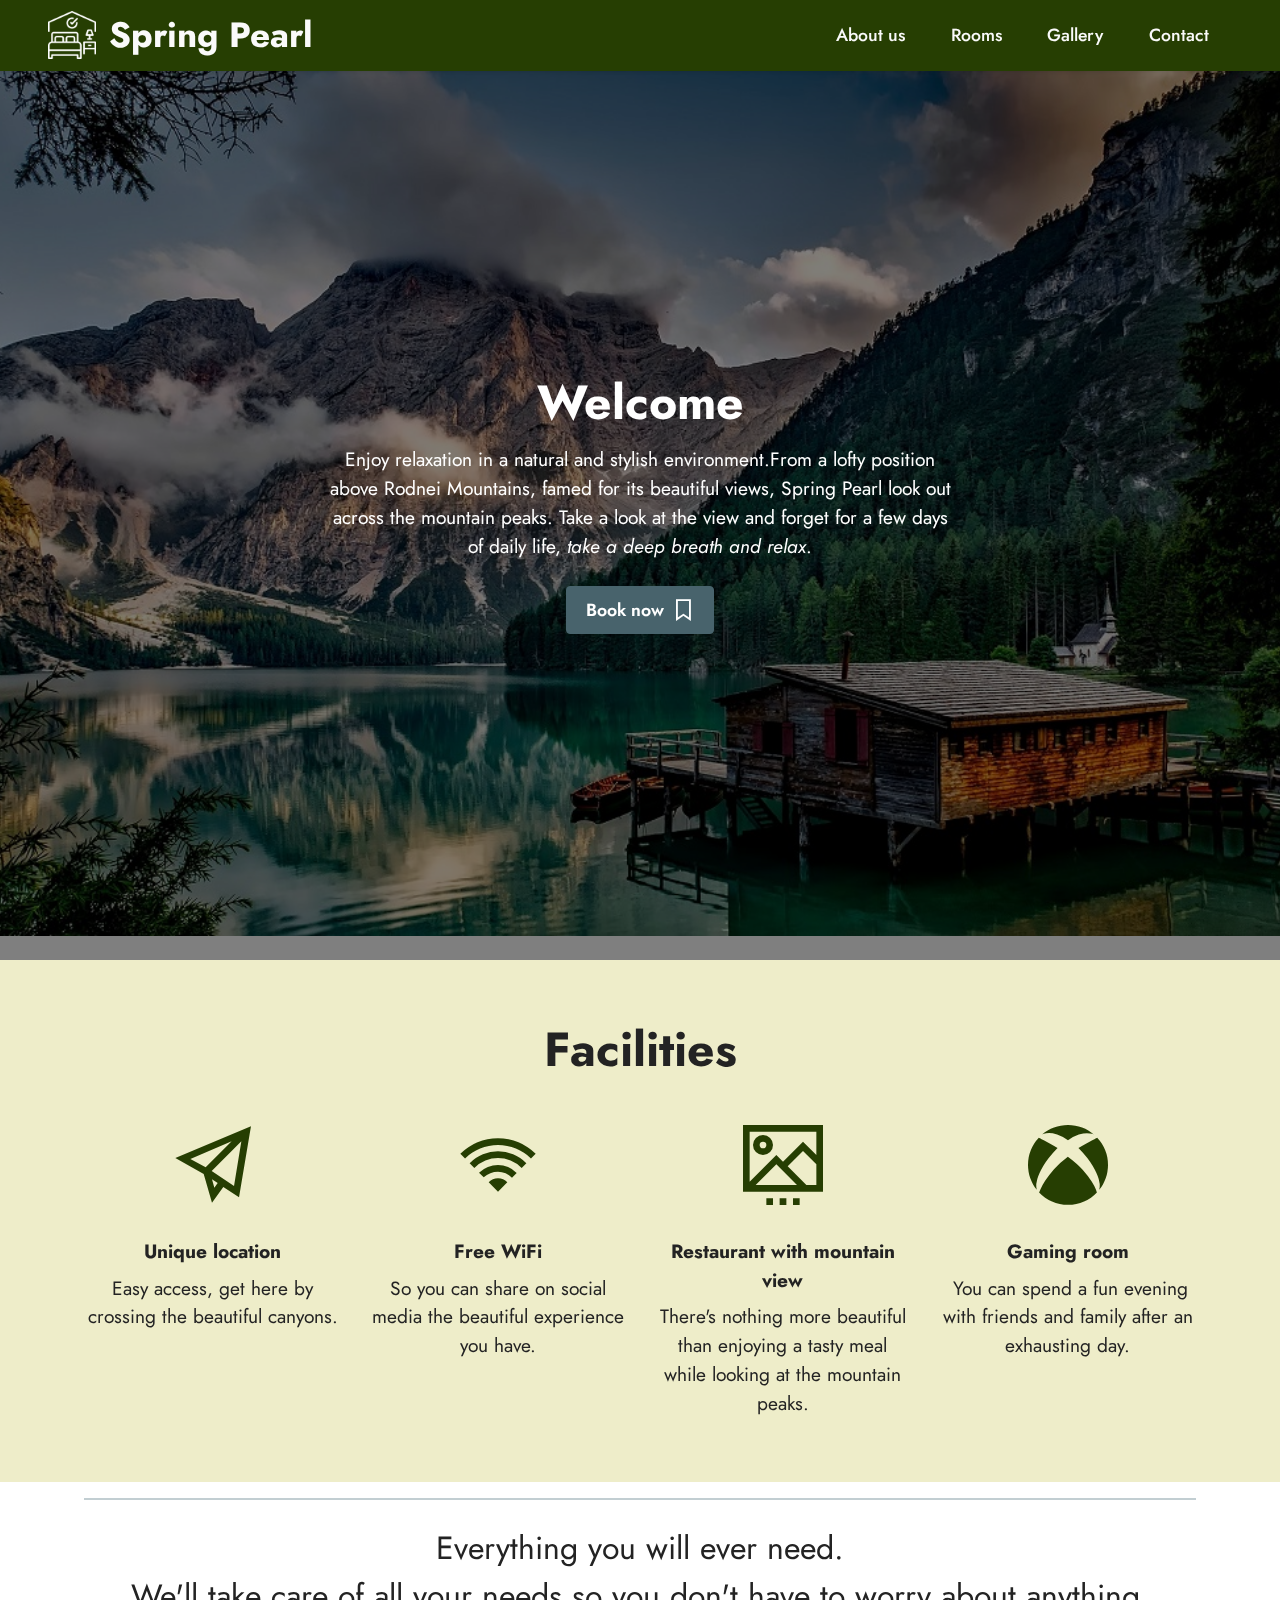
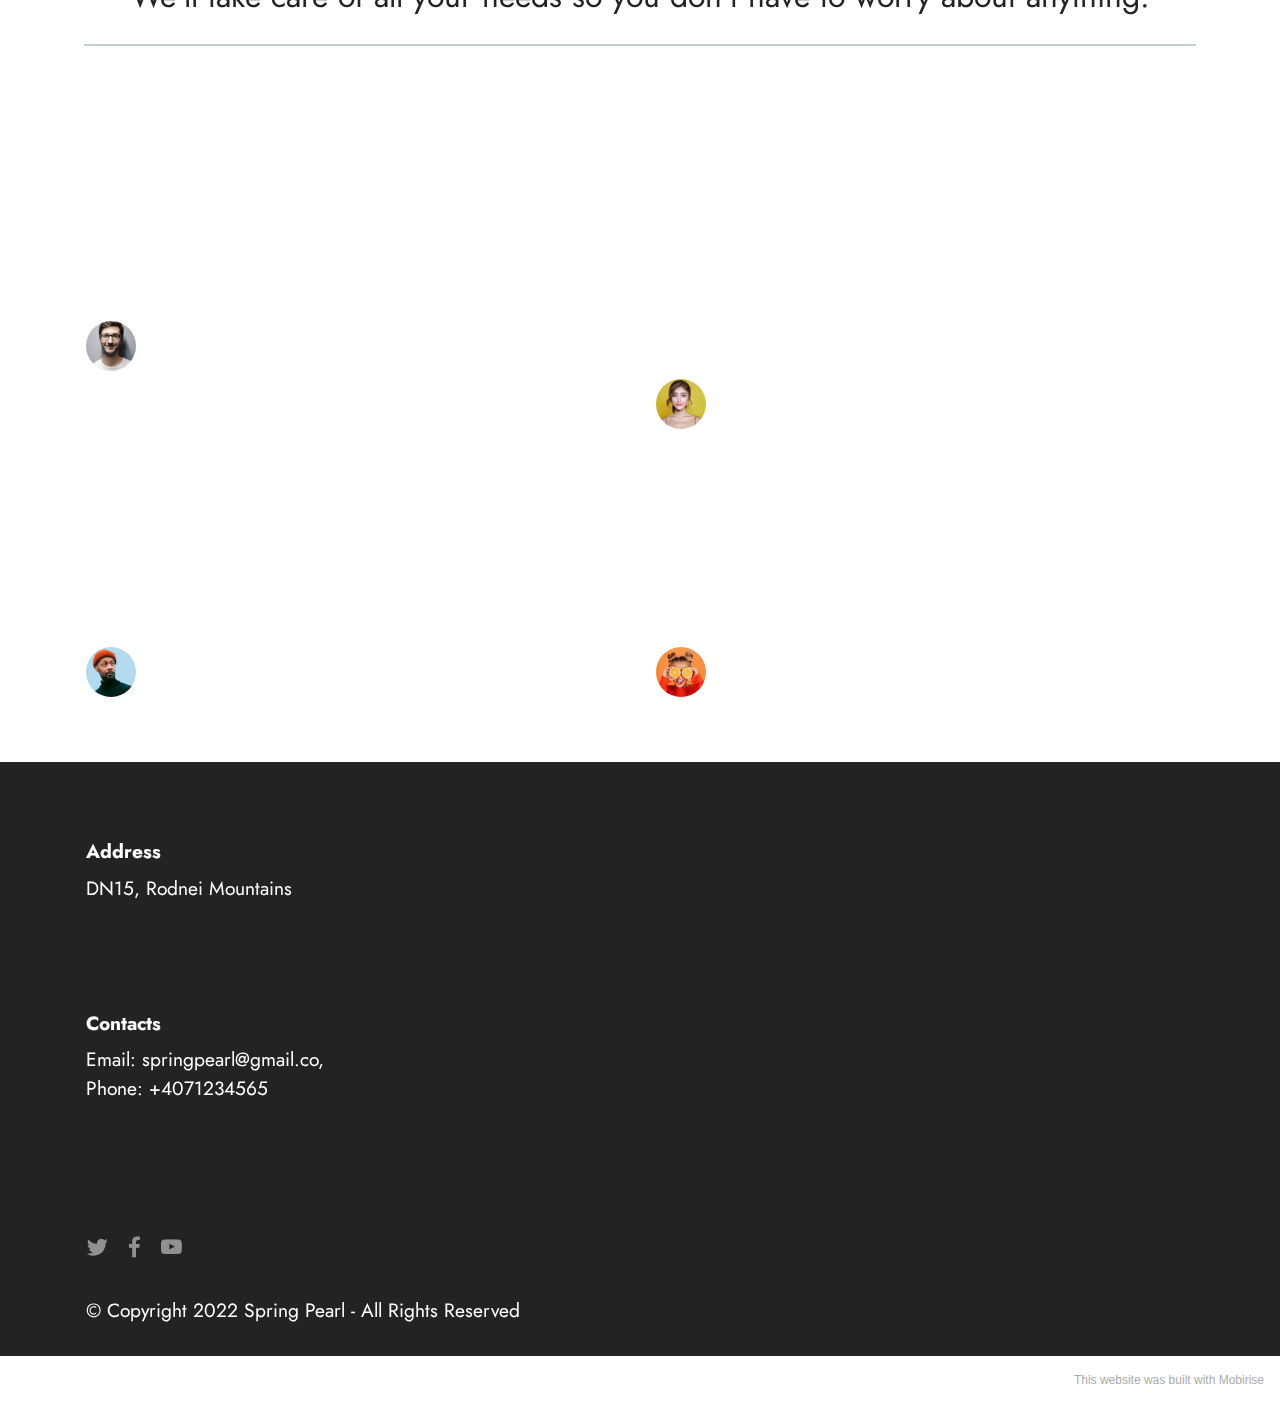
<file: index.html>
<!DOCTYPE html>
<html  >
<head>
  <!-- Site made with Mobirise Website Builder v5.5.2, https://mobirise.com -->
  <meta charset="UTF-8">
  <meta http-equiv="X-UA-Compatible" content="IE=edge">
  <meta name="generator" content="Mobirise v5.5.2, mobirise.com">
  <meta name="viewport" content="width=device-width, initial-scale=1, minimum-scale=1">
  <link rel="shortcut icon" href="assets/images/image.png" type="image/x-icon">
  <meta name="description" content="">
  
  
  <title>Home</title>
  <link rel="stylesheet" href="assets/web/assets/mobirise-icons2/mobirise2.css">
  <link rel="stylesheet" href="assets/bootstrap/css/bootstrap.min.css">
  <link rel="stylesheet" href="assets/bootstrap/css/bootstrap-grid.min.css">
  <link rel="stylesheet" href="assets/bootstrap/css/bootstrap-reboot.min.css">
  <link rel="stylesheet" href="assets/parallax/jarallax.css">
  <link rel="stylesheet" href="assets/dropdown/css/style.css">
  <link rel="stylesheet" href="assets/socicon/css/styles.css">
  <link rel="stylesheet" href="assets/theme/css/style.css">
  <link rel="preload" href="https://fonts.googleapis.com/css?family=Jost:100,200,300,400,500,600,700,800,900,100i,200i,300i,400i,500i,600i,700i,800i,900i&display=swap" as="style" onload="this.onload=null;this.rel='stylesheet'">
  <noscript><link rel="stylesheet" href="https://fonts.googleapis.com/css?family=Jost:100,200,300,400,500,600,700,800,900,100i,200i,300i,400i,500i,600i,700i,800i,900i&display=swap"></noscript>
  <link rel="preload" as="style" href="assets/mobirise/css/mbr-additional.css"><link rel="stylesheet" href="assets/mobirise/css/mbr-additional.css" type="text/css">
  
  
  
  
</head>
<body>
  
  <section data-bs-version="5.1" class="menu menu2 cid-sS8XkD5ved" once="menu" id="menu2-0">
    
    <nav class="navbar navbar-dropdown navbar-fixed-top navbar-expand-lg">
        <div class="container-fluid">
            <div class="navbar-brand">
                <span class="navbar-logo">
                    <a href="index.html">
                        <img src="assets/images/image-1.png" alt="logo" style="height: 3rem;">
                    </a>
                </span>
                <span class="navbar-caption-wrap"><a class="navbar-caption text-white text-primary display-1" href="index.html">Spring Pearl</a></span>
            </div>
            <button class="navbar-toggler" type="button" data-toggle="collapse" data-bs-toggle="collapse" data-target="#navbarSupportedContent" data-bs-target="#navbarSupportedContent" aria-controls="navbarNavAltMarkup" aria-expanded="false" aria-label="Toggle navigation">
                <div class="hamburger">
                    <span></span>
                    <span></span>
                    <span></span>
                    <span></span>
                </div>
            </button>
            <div class="collapse navbar-collapse" id="navbarSupportedContent">
                <ul class="navbar-nav nav-dropdown nav-right" data-app-modern-menu="true"><li class="nav-item"><a class="nav-link link text-white text-primary display-4" href="index.html">
                            About us</a></li>
                    <li class="nav-item"><a class="nav-link link text-white text-primary display-4" href="rooms.html">Rooms</a></li><li class="nav-item"><a class="nav-link link text-white text-primary display-4" href="gallery.html">Gallery</a>
                    </li><li class="nav-item"><a class="nav-link link text-white text-primary display-4" href="contact.html">Contact</a></li></ul>
                
                
            </div>
        </div>
    </nav>
</section>

<section data-bs-version="5.1" class="header6 cid-sS92e5Iug9 mbr-fullscreen mbr-parallax-background" id="header6-4">

    

    <div class="mbr-overlay" style="opacity: 0.5; background-color: rgb(0, 0, 0);"></div>

    <div class="align-center container">
        <div class="row justify-content-center">
            <div class="col-12 col-lg-7">
                <h1 class="mbr-section-title mbr-fonts-style mbr-white mb-3 display-2"><strong>Welcome</strong></h1>
                
                <p class="mbr-text mbr-white mbr-fonts-style display-7">Enjoy relaxation in a natural and stylish environment.From a lofty position above Rodnei Mountains, famed for its beautiful views, Spring Pearl look out across the mountain peaks. Take a look at the view and forget for a few days of daily life, <em>take a deep breath and relax</em>.
                </p>
                <div class="mbr-section-btn mt-3"><a class="btn btn-secondary display-4" href="http://www.booking.com"><span class="mobi-mbri mobi-mbri-bookmark mbr-iconfont mbr-iconfont-btn"></span>Book now</a></div>
            </div>
        </div>
    </div>
</section>

<section data-bs-version="5.1" class="features1 cid-sS94n7MCDL" id="features1-5">
    

    
    <div class="container">
        <div class="row">
            <div class="col-12">
                <h3 class="mbr-section-title mbr-fonts-style align-center mb-0 display-2">
                    <strong>Facilities</strong></h3>
                
            </div>
        </div>
        <div class="row">
            <div class="card col-12 col-md-6 col-lg-3">
                <div class="card-wrapper">
                    <div class="card-box align-center">
                        <div class="iconfont-wrapper">
                            <span class="mbr-iconfont mobi-mbri-paper-plane mobi-mbri"></span>
                        </div>
                        <h5 class="card-title mbr-fonts-style display-7"><strong>Unique location</strong></h5>
                        <p class="card-text mbr-fonts-style display-7">Easy&nbsp;access, get here by crossing the beautiful canyons.</p>
                    </div>
                </div>
            </div>
            <div class="card col-12 col-md-6 col-lg-3">
                <div class="card-wrapper">
                    <div class="card-box align-center">
                        <div class="iconfont-wrapper">
                            <span class="mbr-iconfont mobi-mbri-wifi mobi-mbri"></span>
                        </div>
                        <h5 class="card-title mbr-fonts-style display-7"><strong>Free WiFi</strong></h5>
                        <p class="card-text mbr-fonts-style display-7">So you can share on social media the beautiful experience you have.</p>
                    </div>
                </div>
            </div>
            <div class="card col-12 col-md-6 col-lg-3">
                <div class="card-wrapper">
                    <div class="card-box align-center">
                        <div class="iconfont-wrapper">
                            <span class="mbr-iconfont mobi-mbri-image-slider mobi-mbri"></span>
                        </div>
                        <h5 class="card-title mbr-fonts-style display-7"><strong>Restaurant with mountain view</strong></h5>
                        <p class="card-text mbr-fonts-style display-7">There's nothing more beautiful than enjoying a tasty meal while looking at the mountain peaks.</p>
                    </div>
                </div>
            </div>
            <div class="card col-12 col-md-6 col-lg-3">
                <div class="card-wrapper">
                    <div class="card-box align-center">
                        <div class="iconfont-wrapper">
                            <span class="mbr-iconfont socicon-xbox socicon"></span>
                        </div>
                        <h5 class="card-title mbr-fonts-style display-7"><strong>Gaming room</strong></h5>
                        <p class="card-text mbr-fonts-style display-7">&nbsp;You can spend a fun evening with friends and family after an exhausting day.</p>
                    </div>
                </div>
            </div>
        </div>
    </div>
</section>

<section data-bs-version="5.1" class="content6 cid-sS994COJz9" id="content6-9">
    
    <div class="container-fluid">
        <div class="row justify-content-center">
            <div class="col-md-12 col-lg-11">
                <hr class="line">
                <p class="mbr-text align-center mbr-fonts-style my-4 display-5">Everything you will ever need.<br>We'll take care of all your needs so you don't have to worry about anything.<br></p>
                <hr class="line">
            </div>
        </div>
    </div>
</section>

<section data-bs-version="5.1" class="testimonials2 cid-sS977g5W18 mbr-parallax-background" id="testimonials2-8">
    
    <div class="mbr-overlay" style="opacity: 0; background-color: rgb(10, 58, 74);">
    </div>
    <div class="container">
        <h3 class="mbr-section-title mbr-fonts-style align-center mb-4 display-2">
            <strong>Testimonials</strong>
        </h3>
        <div class="row justify-content-center">
            <div class="card col-12 col-md-6">
                <p class="mbr-text mbr-fonts-style mb-4 display-7">I was impressed by the view, the hospitability of the owners was&nbsp;unimaginable. I'll be back at the first opportunity</p>
                <div class="d-flex mb-md-0 mb-4">
                    <div class="image-wrapper">
                        <img src="assets/images/man15.jpg" alt="Mobirise">
                    </div>
                    <div class="text-wrapper">
                        <p class="name mbr-fonts-style mb-1 display-4">
                            <strong>Martin Smith</strong>
                        </p>
                        <p class="position mbr-fonts-style display-4">
                            <strong>Client</strong>
                        </p>
                    </div>
                </div>
            </div>
            <div class="card col-12 col-md-6">
                <p class="mbr-text mbr-fonts-style mb-4 display-7">I had the best honeymoon at Spring Pearl. The views are amazing, the activities they provide are for absolutely everyone! The best thing was the outside pool, I have never seen such a beautiful thing.</p>
                <div class="d-flex mb-md-0 mb-4">
                    <div class="image-wrapper">
                        <img src="assets/images/woman08.jpg" alt="Mobirise">
                    </div>
                    <div class="text-wrapper">
                        <p class="name mbr-fonts-style mb-1 display-4">
                            <strong>Jessica Brown</strong>
                        </p>
                        <p class="position mbr-fonts-style display-4">
                            <strong>Client</strong>
                        </p>
                    </div>
                </div>
            </div>
        </div>
    </div>
</section>

<section data-bs-version="5.1" class="testimonials2 cid-sUdEzjU4sy mbr-parallax-background" id="testimonials2-n">
    
    <div class="mbr-overlay" style="opacity: 0; background-color: rgb(255, 255, 255);">
    </div>
    <div class="container">
        
        <div class="row justify-content-center">
            <div class="card col-12 col-md-6">
                <p class="mbr-text mbr-fonts-style mb-4 display-7">The hospitality and services provided by each staff&nbsp; were excellent, they attended us well at all times and we were impressed by their courtesy. We enjoyed our stay and convey thanks to all of them.</p>
                <div class="d-flex mb-md-0 mb-4">
                    <div class="image-wrapper">
                        <img src="assets/images/team1.jpg" alt="Mobirise">
                    </div>
                    <div class="text-wrapper">
                        <p class="name mbr-fonts-style mb-1 display-4"><strong>John Jones</strong></p>
                        <p class="position mbr-fonts-style display-4">
                            <strong>Client</strong>
                        </p>
                    </div>
                </div>
            </div>
            <div class="card col-12 col-md-6">
                <p class="mbr-text mbr-fonts-style mb-4 display-7">Beyond 5 stars! Stayed last week at this wonderful place. On top they have the most wonderful staff, extremely kind and helpful with every wish. This is indeed a place you do not want to leave, and when you do it is with one hope – to come back.</p>
                <div class="d-flex mb-md-0 mb-4">
                    <div class="image-wrapper">
                        <img src="assets/images/team2.jpg" alt="Mobirise">
                    </div>
                    <div class="text-wrapper">
                        <p class="name mbr-fonts-style mb-1 display-4"><strong>Mary Watson</strong></p>
                        <p class="position mbr-fonts-style display-4">
                            <strong>Client</strong>
                        </p>
                    </div>
                </div>
            </div>
        </div>
    </div>
</section>

<section data-bs-version="5.1" class="footer6 cid-sUdsRibdsf" once="footers" id="footer6-g">

    

    

    <div class="container">
        <div class="row content mbr-white">
            <div class="col-12 col-md-3 mbr-fonts-style display-7">
                <h5 class="mbr-section-subtitle mbr-fonts-style mb-2 display-7">
                    <strong>Address</strong>
                </h5>
                <p class="mbr-text mbr-fonts-style display-7">
                    DN15, Rodnei Mountains<br><br></p> <br>
                <h5 class="mbr-section-subtitle mbr-fonts-style mb-2 mt-4 display-7">
                    <strong>Contacts</strong>
                </h5>
                <p class="mbr-text mbr-fonts-style mb-4 display-7">
                    Email: springpearl@gmail.co,<br>
                    Phone: +4071234565<br><br></p>
            </div>
            <div class="col-12 col-md-3 mbr-fonts-style display-7">
                <h5 class="mbr-section-subtitle mbr-fonts-style mb-2 display-7"></h5>
                <ul class="list mbr-fonts-style mb-4 display-4">
                    <li class="mbr-text item-wrap"><br></li>
                </ul>
                <h5 class="mbr-section-subtitle mbr-fonts-style mb-2 mt-5 display-7"></h5>
                <p class="mbr-text mbr-fonts-style mb-4 display-7"></p>
            </div>
            <div class="col-12 col-md-6">
                <div class="google-map"><iframe frameborder="0" style="border:0" src="https://www.google.com/maps/embed?pb=!1m18!1m12!1m3!1d12713.718233072943!2d24.72320357942681!3d47.56588518207752!2m3!1f0!2f0!3f0!3m2!1i1024!2i768!4f13.1!3m3!1m2!1s0x4736131a56f225db%3A0x8d9df4857b0c78cf!2sParcul%20Na%C8%9Bional%20Mun%C8%9Bii%20Rodnei!5e0!3m2!1sro!2sro!4v1641909233611!5m2!1sro!2sro" allowfullscreen=""></iframe></div>
            </div>
            <div class="col-md-6">
                <div class="social-list align-left">
                    <div class="soc-item">
                        <a href="https://twitter.com/home" target="_blank">
                            <span class="mbr-iconfont mbr-iconfont-social socicon-twitter socicon"></span>
                        </a>
                    </div>
                    <div class="soc-item">
                        <a href="https://www.facebook.com/" target="_blank">
                            <span class="mbr-iconfont mbr-iconfont-social socicon-facebook socicon"></span>
                        </a>
                    </div>
                    <div class="soc-item">
                        <a href="https://www.youtube.com/" target="_blank">
                            <span class="mbr-iconfont mbr-iconfont-social socicon-youtube socicon"></span>
                        </a>
                    </div>
                    
                    
                    
                </div>
            </div>
        </div>
        <div class="footer-lower">
            <div class="media-container-row">
                <div class="col-sm-12">
                    <hr>
                </div>
            </div>
            <div class="col-sm-12 copyright pl-0">
                <p class="mbr-text mbr-fonts-style mbr-white display-7">
                    © Copyright 2022 Spring Pearl - All Rights Reserved
                </p>
            </div>
        </div>
    </div>
</section><section style="background-color: #fff; font-family: -apple-system, BlinkMacSystemFont, 'Segoe UI', 'Roboto', 'Helvetica Neue', Arial, sans-serif; color:#aaa; font-size:12px; padding: 0; align-items: center; display: flex;"><a href="https://mobirise.site/u" style="flex: 1 1; height: 3rem; padding-left: 1rem;"></a><p style="flex: 0 0 auto; margin:0; padding-right:1rem;"><a href="https://mobirise.site/c" style="color:#aaa;">This</a> website was built with Mobirise</p></section><script src="assets/bootstrap/js/bootstrap.bundle.min.js"></script>  <script src="assets/parallax/jarallax.js"></script>  <script src="assets/smoothscroll/smooth-scroll.js"></script>  <script src="assets/ytplayer/index.js"></script>  <script src="assets/dropdown/js/navbar-dropdown.js"></script>  <script src="assets/theme/js/script.js"></script>  
  
  
</body>
</html>
</file>
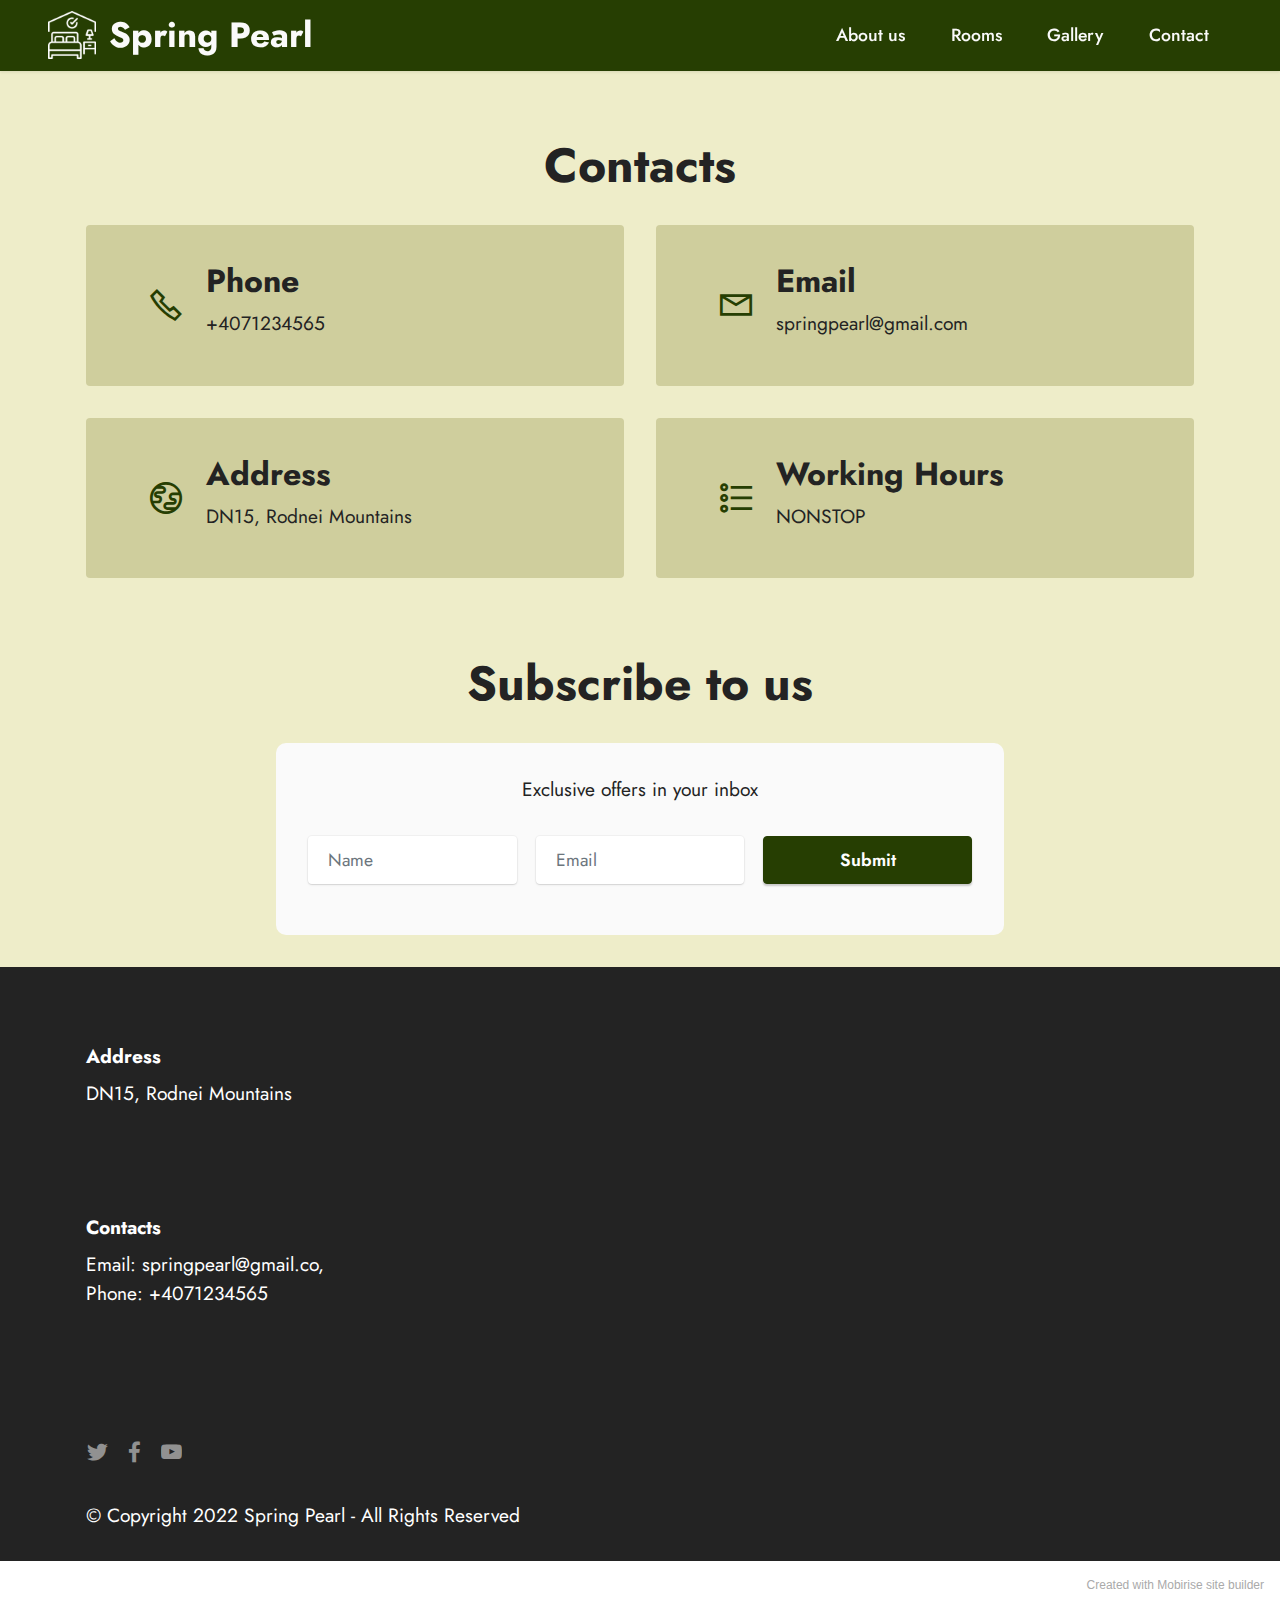
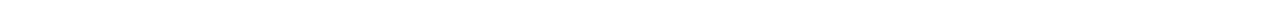
<file: contact.html>
<!DOCTYPE html>
<html  >
<head>
  <!-- Site made with Mobirise Website Builder v5.5.2, https://mobirise.com -->
  <meta charset="UTF-8">
  <meta http-equiv="X-UA-Compatible" content="IE=edge">
  <meta name="generator" content="Mobirise v5.5.2, mobirise.com">
  <meta name="viewport" content="width=device-width, initial-scale=1, minimum-scale=1">
  <link rel="shortcut icon" href="assets/images/image.png" type="image/x-icon">
  <meta name="description" content="">
  
  
  <title>Page 2</title>
  <link rel="stylesheet" href="assets/web/assets/mobirise-icons2/mobirise2.css">
  <link rel="stylesheet" href="assets/bootstrap/css/bootstrap.min.css">
  <link rel="stylesheet" href="assets/bootstrap/css/bootstrap-grid.min.css">
  <link rel="stylesheet" href="assets/bootstrap/css/bootstrap-reboot.min.css">
  <link rel="stylesheet" href="assets/dropdown/css/style.css">
  <link rel="stylesheet" href="assets/socicon/css/styles.css">
  <link rel="stylesheet" href="assets/theme/css/style.css">
  <link rel="preload" href="https://fonts.googleapis.com/css?family=Jost:100,200,300,400,500,600,700,800,900,100i,200i,300i,400i,500i,600i,700i,800i,900i&display=swap" as="style" onload="this.onload=null;this.rel='stylesheet'">
  <noscript><link rel="stylesheet" href="https://fonts.googleapis.com/css?family=Jost:100,200,300,400,500,600,700,800,900,100i,200i,300i,400i,500i,600i,700i,800i,900i&display=swap"></noscript>
  <link rel="preload" as="style" href="assets/mobirise/css/mbr-additional.css"><link rel="stylesheet" href="assets/mobirise/css/mbr-additional.css" type="text/css">
  
  
  
  
</head>
<body>
  
  <section data-bs-version="5.1" class="menu menu2 cid-sS8XkD5ved" once="menu" id="menu2-c">
    
    <nav class="navbar navbar-dropdown navbar-fixed-top navbar-expand-lg">
        <div class="container-fluid">
            <div class="navbar-brand">
                <span class="navbar-logo">
                    <a href="index.html">
                        <img src="assets/images/image-1.png" alt="logo" style="height: 3rem;">
                    </a>
                </span>
                <span class="navbar-caption-wrap"><a class="navbar-caption text-white text-primary display-1" href="index.html">Spring Pearl</a></span>
            </div>
            <button class="navbar-toggler" type="button" data-toggle="collapse" data-bs-toggle="collapse" data-target="#navbarSupportedContent" data-bs-target="#navbarSupportedContent" aria-controls="navbarNavAltMarkup" aria-expanded="false" aria-label="Toggle navigation">
                <div class="hamburger">
                    <span></span>
                    <span></span>
                    <span></span>
                    <span></span>
                </div>
            </button>
            <div class="collapse navbar-collapse" id="navbarSupportedContent">
                <ul class="navbar-nav nav-dropdown nav-right" data-app-modern-menu="true"><li class="nav-item"><a class="nav-link link text-white text-primary display-4" href="index.html">
                            About us</a></li>
                    <li class="nav-item"><a class="nav-link link text-white text-primary display-4" href="rooms.html">Rooms</a></li><li class="nav-item"><a class="nav-link link text-white text-primary display-4" href="gallery.html">Gallery</a>
                    </li><li class="nav-item"><a class="nav-link link text-white text-primary display-4" href="contact.html">Contact</a></li></ul>
                
                
            </div>
        </div>
    </nav>
</section>

<section data-bs-version="5.1" class="contacts2 cid-sUdCHTAAkw" id="contacts2-l">
    <!---->
    
    
    <div class="container">
        <div class="mbr-section-head">
            <h3 class="mbr-section-title mbr-fonts-style align-center mb-0 display-2">
                <strong>Contacts</strong>
            </h3>
            
        </div>
        <div class="row justify-content-center mt-4">
            <div class="card col-12 col-md-6">
                <div class="card-wrapper">
                    <div class="image-wrapper">
                        <span class="mbr-iconfont mobi-mbri-phone mobi-mbri" style="color: rgb(38, 62, 2); fill: rgb(38, 62, 2);"></span>
                    </div>
                    <div class="text-wrapper">
                        <h6 class="card-title mbr-fonts-style mb-1 display-5">
                            <strong>Phone</strong>
                        </h6>
                        <p class="mbr-text mbr-fonts-style display-7">+4071234565</p>
                    </div>
                </div>
            </div>
            <div class="card col-12 col-md-6">
                <div class="card-wrapper">
                    <div class="image-wrapper">
                        <span class="mbr-iconfont mobi-mbri-letter mobi-mbri" style="color: rgb(38, 62, 2); fill: rgb(38, 62, 2);"></span>
                    </div>
                    <div class="text-wrapper">
                        <h6 class="card-title mbr-fonts-style mb-1 display-5">
                            <strong>Email</strong>
                        </h6>
                        <p class="mbr-text mbr-fonts-style display-7">springpearl@gmail.com</p>
                    </div>
                </div>
            </div>
            <div class="card col-12 col-md-6">
                <div class="card-wrapper">
                    <div class="image-wrapper">
                        <span class="mbr-iconfont mobi-mbri-globe mobi-mbri" style="color: rgb(38, 62, 2); fill: rgb(38, 62, 2);"></span>
                    </div>
                    <div class="text-wrapper">
                        <h6 class="card-title mbr-fonts-style mb-1 display-5">
                            <strong>Address</strong>
                        </h6>
                        <p class="mbr-text mbr-fonts-style display-7">DN15, Rodnei Mountains</p>
                    </div>
                </div>
            </div>
            <div class="card col-12 col-md-6">
                <div class="card-wrapper">
                    <div class="image-wrapper">
                        <span class="mbr-iconfont mobi-mbri-bulleted-list mobi-mbri" style="color: rgb(38, 62, 2); fill: rgb(38, 62, 2);"></span>
                    </div>
                    <div class="text-wrapper">
                        <h6 class="card-title mbr-fonts-style mb-1 display-5">
                            <strong>Working Hours</strong>
                        </h6>
                        <p class="mbr-text mbr-fonts-style display-7">NONSTOP</p>
                    </div>
                </div>
            </div>
        </div>
    </div>
</section>

<section data-bs-version="5.1" class="form9 cid-sUdDUAr4rN" id="form9-m">
    
    
    <div class="container">
        <div class="mbr-section-head">
            <h3 class="mbr-section-title mbr-fonts-style align-center mb-0 display-2">
                <strong>Subscribe to us</strong>
            </h3>
            
        </div>
        <div class="row justify-content-center mt-4">
            <div class="col-lg-8 mx-auto mbr-form" data-form-type="formoid">
                <form action="https://mobirise.eu/" method="POST" class="mbr-form form-with-styler mx-auto" data-form-title="Form Name"><input type="hidden" name="email" data-form-email="true" value="EEDviNAkZBZZl7QQcZaJYF8+ClsVJdKM+xQ57olAvHvdh3UOj4aU/vnKC6tmD+P9KzC54m5nnalPmzbZvq0bdhpVpRPRdT4y4AZckXy1HpYBkWcRnjqJIoohBLzQuUi3">
                    <div class="row">
                        <div hidden="hidden" data-form-alert="" class="alert alert-success col-12">Thanks for filling out the form!</div>
                        <div hidden="hidden" data-form-alert-danger="" class="alert alert-danger col-12">Oops...! some problem!</div>
                    </div>
                    <div class="dragArea row">
                        <div class="col-lg-12">
                            <p class="mbr-text mbr-fonts-style align-center mb-4 display-7"> Exclusive offers in your inbox</p>
                        </div>
                        <div class="col-lg-4 col-md-12 col-sm-12 form-group mb-3" data-for="name">
                            <input type="text" name="name" placeholder="Name" data-form-field="name" class="form-control" value="" id="name-form9-m">
                        </div>
                        <div data-for="email" class="col-lg-4 col-md-12 col-sm-12 form-group mb-3">
                            <input type="email" name="email" placeholder="Email" data-form-field="email" class="form-control" value="" id="email-form9-m">
                        </div>
                        <div class="col-lg-4 col-md-12 col-sm-12 mbr-section-btn align-center"><button type="submit" class="btn btn-danger display-4">Submit</button></div>
                    </div>
                </form>
            </div>
        </div>
    </div>
</section>

<section data-bs-version="5.1" class="footer6 cid-sUdsRibdsf" once="footers" id="footer6-g">

    

    

    <div class="container">
        <div class="row content mbr-white">
            <div class="col-12 col-md-3 mbr-fonts-style display-7">
                <h5 class="mbr-section-subtitle mbr-fonts-style mb-2 display-7">
                    <strong>Address</strong>
                </h5>
                <p class="mbr-text mbr-fonts-style display-7">
                    DN15, Rodnei Mountains<br><br></p> <br>
                <h5 class="mbr-section-subtitle mbr-fonts-style mb-2 mt-4 display-7">
                    <strong>Contacts</strong>
                </h5>
                <p class="mbr-text mbr-fonts-style mb-4 display-7">
                    Email: springpearl@gmail.co,<br>
                    Phone: +4071234565<br><br></p>
            </div>
            <div class="col-12 col-md-3 mbr-fonts-style display-7">
                <h5 class="mbr-section-subtitle mbr-fonts-style mb-2 display-7"></h5>
                <ul class="list mbr-fonts-style mb-4 display-4">
                    <li class="mbr-text item-wrap"><br></li>
                </ul>
                <h5 class="mbr-section-subtitle mbr-fonts-style mb-2 mt-5 display-7"></h5>
                <p class="mbr-text mbr-fonts-style mb-4 display-7"></p>
            </div>
            <div class="col-12 col-md-6">
                <div class="google-map"><iframe frameborder="0" style="border:0" src="https://www.google.com/maps/embed?pb=!1m18!1m12!1m3!1d12713.718233072943!2d24.72320357942681!3d47.56588518207752!2m3!1f0!2f0!3f0!3m2!1i1024!2i768!4f13.1!3m3!1m2!1s0x4736131a56f225db%3A0x8d9df4857b0c78cf!2sParcul%20Na%C8%9Bional%20Mun%C8%9Bii%20Rodnei!5e0!3m2!1sro!2sro!4v1641909233611!5m2!1sro!2sro" allowfullscreen=""></iframe></div>
            </div>
            <div class="col-md-6">
                <div class="social-list align-left">
                    <div class="soc-item">
                        <a href="https://twitter.com/home" target="_blank">
                            <span class="mbr-iconfont mbr-iconfont-social socicon-twitter socicon"></span>
                        </a>
                    </div>
                    <div class="soc-item">
                        <a href="https://www.facebook.com/" target="_blank">
                            <span class="mbr-iconfont mbr-iconfont-social socicon-facebook socicon"></span>
                        </a>
                    </div>
                    <div class="soc-item">
                        <a href="https://www.youtube.com/" target="_blank">
                            <span class="mbr-iconfont mbr-iconfont-social socicon-youtube socicon"></span>
                        </a>
                    </div>
                    
                    
                    
                </div>
            </div>
        </div>
        <div class="footer-lower">
            <div class="media-container-row">
                <div class="col-sm-12">
                    <hr>
                </div>
            </div>
            <div class="col-sm-12 copyright pl-0">
                <p class="mbr-text mbr-fonts-style mbr-white display-7">
                    © Copyright 2022 Spring Pearl - All Rights Reserved
                </p>
            </div>
        </div>
    </div>
</section><section style="background-color: #fff; font-family: -apple-system, BlinkMacSystemFont, 'Segoe UI', 'Roboto', 'Helvetica Neue', Arial, sans-serif; color:#aaa; font-size:12px; padding: 0; align-items: center; display: flex;"><a href="https://mobirise.site/a" style="flex: 1 1; height: 3rem; padding-left: 1rem;"></a><p style="flex: 0 0 auto; margin:0; padding-right:1rem;">Created with Mobirise <a href="https://mobirise.site/j" style="color:#aaa;">site</a> builder</p></section><script src="assets/bootstrap/js/bootstrap.bundle.min.js"></script>  <script src="assets/smoothscroll/smooth-scroll.js"></script>  <script src="assets/ytplayer/index.js"></script>  <script src="assets/dropdown/js/navbar-dropdown.js"></script>  <script src="assets/theme/js/script.js"></script>  <script src="assets/formoid/formoid.min.js"></script>  
  
  
</body>
</html>
</file>
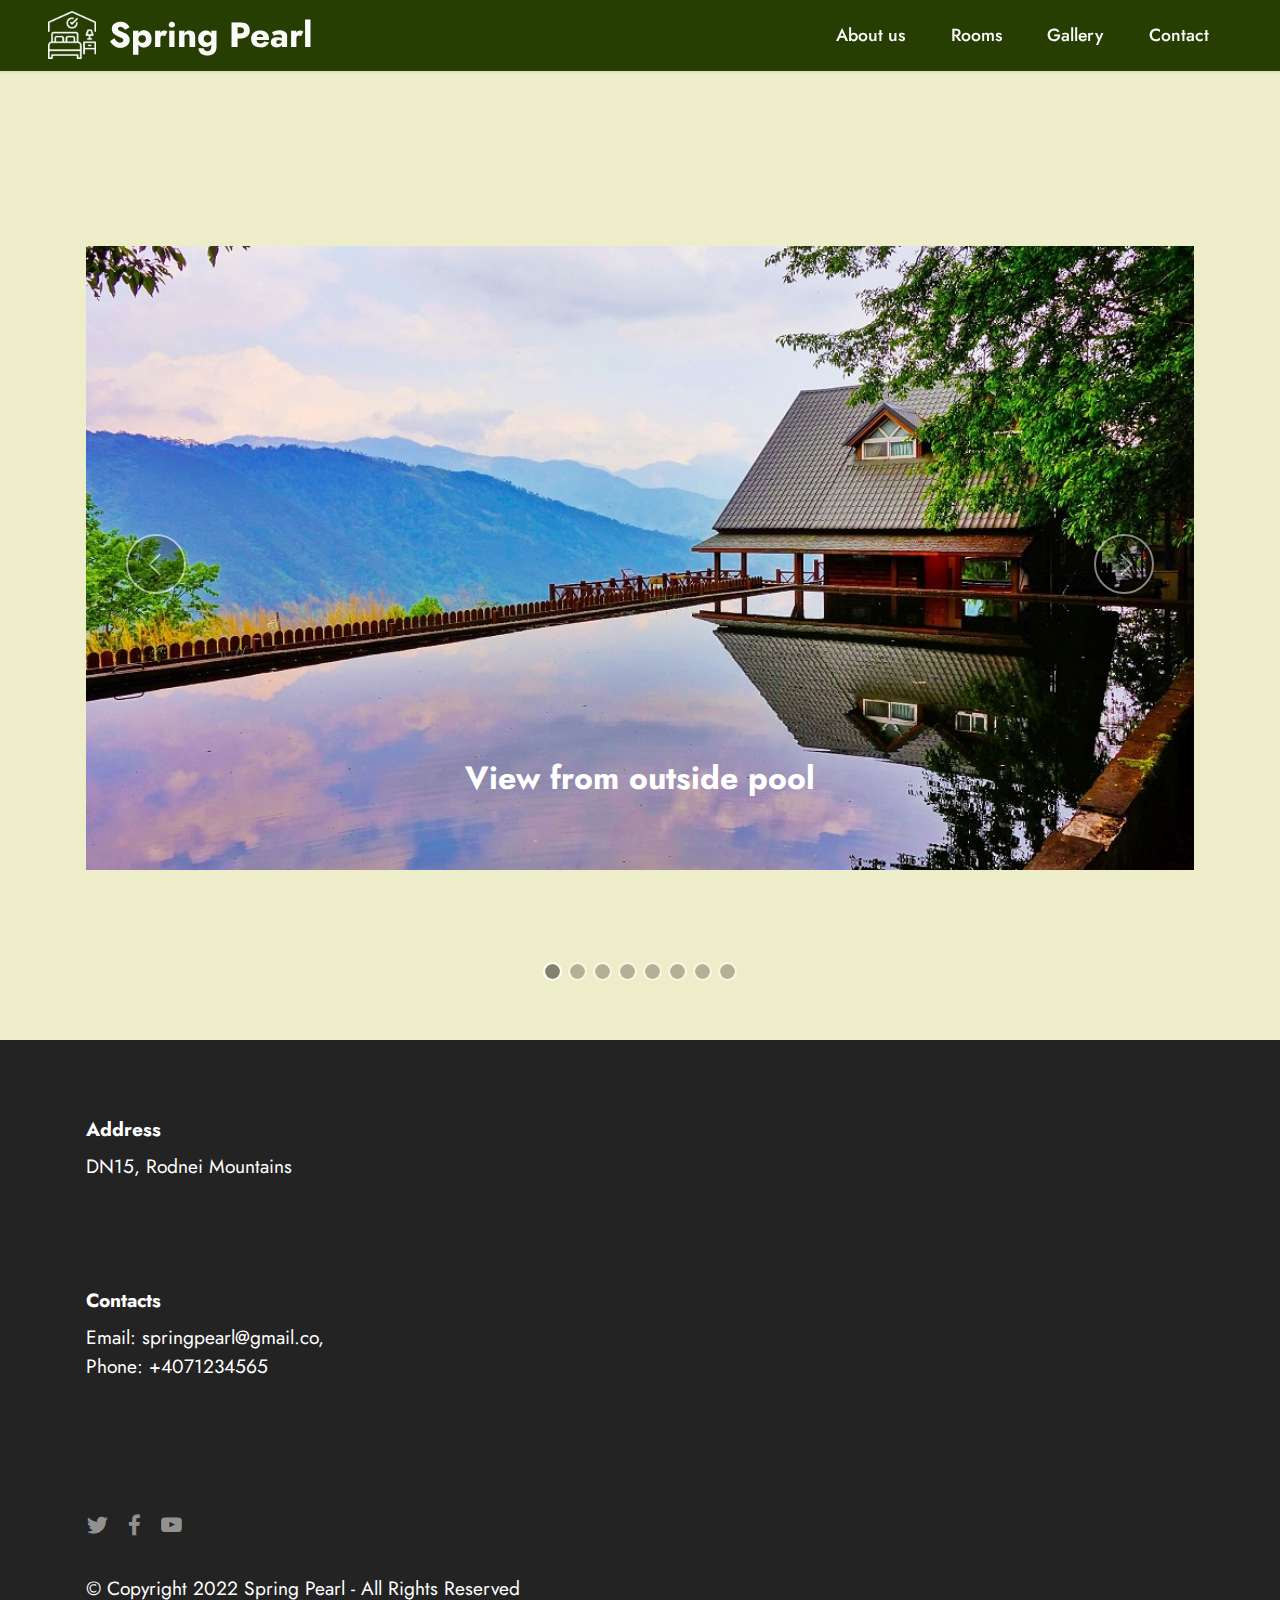
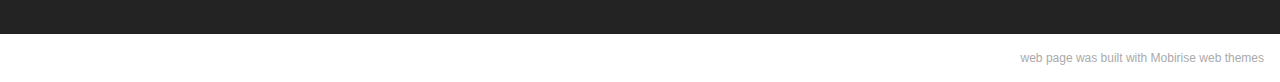
<file: gallery.html>
<!DOCTYPE html>
<html  >
<head>
  <!-- Site made with Mobirise Website Builder v5.5.2, https://mobirise.com -->
  <meta charset="UTF-8">
  <meta http-equiv="X-UA-Compatible" content="IE=edge">
  <meta name="generator" content="Mobirise v5.5.2, mobirise.com">
  <meta name="viewport" content="width=device-width, initial-scale=1, minimum-scale=1">
  <link rel="shortcut icon" href="assets/images/image.png" type="image/x-icon">
  <meta name="description" content="">
  
  
  <title>Gallery</title>
  <link rel="stylesheet" href="assets/web/assets/mobirise-icons2/mobirise2.css">
  <link rel="stylesheet" href="assets/bootstrap/css/bootstrap.min.css">
  <link rel="stylesheet" href="assets/bootstrap/css/bootstrap-grid.min.css">
  <link rel="stylesheet" href="assets/bootstrap/css/bootstrap-reboot.min.css">
  <link rel="stylesheet" href="assets/dropdown/css/style.css">
  <link rel="stylesheet" href="assets/socicon/css/styles.css">
  <link rel="stylesheet" href="assets/theme/css/style.css">
  <link rel="preload" href="https://fonts.googleapis.com/css?family=Jost:100,200,300,400,500,600,700,800,900,100i,200i,300i,400i,500i,600i,700i,800i,900i&display=swap" as="style" onload="this.onload=null;this.rel='stylesheet'">
  <noscript><link rel="stylesheet" href="https://fonts.googleapis.com/css?family=Jost:100,200,300,400,500,600,700,800,900,100i,200i,300i,400i,500i,600i,700i,800i,900i&display=swap"></noscript>
  <link rel="preload" as="style" href="assets/mobirise/css/mbr-additional.css"><link rel="stylesheet" href="assets/mobirise/css/mbr-additional.css" type="text/css">
  
  
  
  
</head>
<body>
  
  <section data-bs-version="5.1" class="menu menu2 cid-sS8XkD5ved" once="menu" id="menu2-q">
    
    <nav class="navbar navbar-dropdown navbar-fixed-top navbar-expand-lg">
        <div class="container-fluid">
            <div class="navbar-brand">
                <span class="navbar-logo">
                    <a href="index.html">
                        <img src="assets/images/image-1.png" alt="logo" style="height: 3rem;">
                    </a>
                </span>
                <span class="navbar-caption-wrap"><a class="navbar-caption text-white text-primary display-1" href="index.html">Spring Pearl</a></span>
            </div>
            <button class="navbar-toggler" type="button" data-toggle="collapse" data-bs-toggle="collapse" data-target="#navbarSupportedContent" data-bs-target="#navbarSupportedContent" aria-controls="navbarNavAltMarkup" aria-expanded="false" aria-label="Toggle navigation">
                <div class="hamburger">
                    <span></span>
                    <span></span>
                    <span></span>
                    <span></span>
                </div>
            </button>
            <div class="collapse navbar-collapse" id="navbarSupportedContent">
                <ul class="navbar-nav nav-dropdown nav-right" data-app-modern-menu="true"><li class="nav-item"><a class="nav-link link text-white text-primary display-4" href="index.html">
                            About us</a></li>
                    <li class="nav-item"><a class="nav-link link text-white text-primary display-4" href="rooms.html">Rooms</a></li><li class="nav-item"><a class="nav-link link text-white text-primary display-4" href="gallery.html">Gallery</a>
                    </li><li class="nav-item"><a class="nav-link link text-white text-primary display-4" href="contact.html">Contact</a></li></ul>
                
                
            </div>
        </div>
    </nav>
</section>

<section data-bs-version="5.1" class="slider2 cid-sUdLG9PuAN" id="slider2-t">
    

    
    <div class="container">
        <div class="row justify-content-center">
            <div class="col-12 col-md-12">
                <div class="carousel slide" id="sUdZChKtYO" data-interval="5000" data-bs-interval="5000">
                    
                    <ol class="carousel-indicators">
                        <li data-slide-to="0" data-bs-slide-to="0" class="active" data-target="#sUdZChKtYO" data-bs-target="#sUdZChKtYO"></li>
                        <li data-slide-to="1" data-bs-slide-to="1" data-target="#sUdZChKtYO" data-bs-target="#sUdZChKtYO"></li><li data-slide-to="2" data-bs-slide-to="2" data-target="#sUdZChKtYO" data-bs-target="#sUdZChKtYO"></li>
                        <li data-slide-to="3" data-bs-slide-to="3" data-target="#sUdZChKtYO" data-bs-target="#sUdZChKtYO"></li><li data-slide-to="4" data-bs-slide-to="4" data-target="#sUdZChKtYO" data-bs-target="#sUdZChKtYO"></li><li data-slide-to="5" data-bs-slide-to="5" data-target="#sUdZChKtYO" data-bs-target="#sUdZChKtYO"></li><li data-slide-to="6" data-bs-slide-to="6" data-target="#sUdZChKtYO" data-bs-target="#sUdZChKtYO"></li><li data-slide-to="7" data-bs-slide-to="7" data-target="#sUdZChKtYO" data-bs-target="#sUdZChKtYO"></li>
                    </ol>
                    <div class="carousel-inner">
                        
                        <div class="carousel-item slider-image item active">
                            <div class="item-wrapper">
                                <img class="d-block w-100" src="assets/images/pool4.jpg"  alt="pool" data-slide-to="1" data-bs-slide-to="1">
                                <div class="carousel-caption d-none d-md-block">
                                    <h5 class="mbr-section-subtitle mbr-fonts-style display-5">
                                        <strong>View from outside pool</strong></h5>
                                    
                                </div>
                            </div>
                        </div>
                        <div class="carousel-item slider-image item">
                            <div class="item-wrapper">
                                <img class="d-block w-100" src="assets/images/bar.jpg" data-slide-to="3" alt="bar" data-bs-slide-to="3">
                                <div class="carousel-caption d-none d-md-block">
                                    <h5 class="mbr-section-subtitle mbr-fonts-style display-5"><strong>Bar</strong></h5>
                                    
                                </div>
                            </div>
                        </div><div class="carousel-item slider-image item">
                            <div class="item-wrapper">
                                <img class="d-block w-100" src="assets/images/candles.jpg" alt="candles" data-slide-to="4" data-bs-slide-to="4">
                                <div class="carousel-caption d-none d-md-block">
                                    <h5 class="mbr-section-subtitle mbr-fonts-style display-5">
                                        <strong>Relaxing environment</strong></h5>
                                    
                                </div>
                            </div>
                        </div><div class="carousel-item slider-image item">
                            <div class="item-wrapper">
                                <img class="d-block w-100" src="assets/images/pexels-eric-sanman-1365425.jpg" alt="view" data-slide-to="5" data-bs-slide-to="5">
                                <div class="carousel-caption d-none d-md-block">
                                    <h5 class="mbr-section-subtitle mbr-fonts-style display-5">
                                        <strong>Hiking</strong></h5>
                                    
                                </div>
                            </div>
                        </div><div class="carousel-item slider-image item">
                            <div class="item-wrapper">
                                <img class="d-block w-100" src="assets/images/pexels-francesco-panetta-2042645.jpg" alt="hiking" data-slide-to="6" data-bs-slide-to="6">
                                <div class="carousel-caption d-none d-md-block">
                                    <h5 class="mbr-section-subtitle mbr-fonts-style display-5">
                                        <strong>One side view</strong></h5>
                                    
                                </div>
                            </div>
                        </div><div class="carousel-item slider-image item">
                            <div class="item-wrapper">
                                <img class="d-block w-100" src="assets/images/pexels-jens-mahnke-776113.jpg" alt="campfire" data-slide-to="7" data-bs-slide-to="7">
                                <div class="carousel-caption d-none d-md-block">
                                    <h5 class="mbr-section-subtitle mbr-fonts-style display-5">
                                        <strong>Outside activities</strong></h5>
                                    
                                </div>
                            </div>
                        </div><div class="carousel-item slider-image item">
                            <div class="item-wrapper">
                                <img class="d-block w-100" src="assets/images/blue-cool.jpg" alt="pool" data-slide-to="0" data-bs-slide-to="0">
                                <div class="carousel-caption d-none d-md-block">
                                    <h5 class="mbr-section-subtitle mbr-fonts-style display-5">
                                        <strong>Outside Pool</strong></h5>
                                    
                                </div>
                            </div>
                        </div>
                    </div>
                    <a class="carousel-control carousel-control-prev" role="button" data-slide="prev" data-bs-slide="prev" href="#sUdZChKtYO">
                        <span class="mobi-mbri mobi-mbri-arrow-prev" aria-hidden="true"></span>
                        <span class="sr-only visually-hidden">Previous</span>
                    </a>
                    <a class="carousel-control carousel-control-next" role="button" data-slide="next" data-bs-slide="next" href="#sUdZChKtYO">
                        <span class="mobi-mbri mobi-mbri-arrow-next" aria-hidden="true"></span>
                        <span class="sr-only visually-hidden">Next</span>
                    </a>
                </div>
            </div>
        </div>
    </div>
</section>

<section data-bs-version="5.1" class="footer6 cid-sUdsRibdsf" once="footers" id="footer6-r">

    

    

    <div class="container">
        <div class="row content mbr-white">
            <div class="col-12 col-md-3 mbr-fonts-style display-7">
                <h5 class="mbr-section-subtitle mbr-fonts-style mb-2 display-7">
                    <strong>Address</strong>
                </h5>
                <p class="mbr-text mbr-fonts-style display-7">
                    DN15, Rodnei Mountains<br><br></p> <br>
                <h5 class="mbr-section-subtitle mbr-fonts-style mb-2 mt-4 display-7">
                    <strong>Contacts</strong>
                </h5>
                <p class="mbr-text mbr-fonts-style mb-4 display-7">
                    Email: springpearl@gmail.co,<br>
                    Phone: +4071234565<br><br></p>
            </div>
            <div class="col-12 col-md-3 mbr-fonts-style display-7">
                <h5 class="mbr-section-subtitle mbr-fonts-style mb-2 display-7"></h5>
                <ul class="list mbr-fonts-style mb-4 display-4">
                    <li class="mbr-text item-wrap"><br></li>
                </ul>
                <h5 class="mbr-section-subtitle mbr-fonts-style mb-2 mt-5 display-7"></h5>
                <p class="mbr-text mbr-fonts-style mb-4 display-7"></p>
            </div>
            <div class="col-12 col-md-6">
                <div class="google-map"><iframe frameborder="0" style="border:0" src="https://www.google.com/maps/embed?pb=!1m18!1m12!1m3!1d12713.718233072943!2d24.72320357942681!3d47.56588518207752!2m3!1f0!2f0!3f0!3m2!1i1024!2i768!4f13.1!3m3!1m2!1s0x4736131a56f225db%3A0x8d9df4857b0c78cf!2sParcul%20Na%C8%9Bional%20Mun%C8%9Bii%20Rodnei!5e0!3m2!1sro!2sro!4v1641909233611!5m2!1sro!2sro" allowfullscreen=""></iframe></div>
            </div>
            <div class="col-md-6">
                <div class="social-list align-left">
                    <div class="soc-item">
                        <a href="https://twitter.com/home" target="_blank">
                            <span class="mbr-iconfont mbr-iconfont-social socicon-twitter socicon"></span>
                        </a>
                    </div>
                    <div class="soc-item">
                        <a href="https://www.facebook.com/" target="_blank">
                            <span class="mbr-iconfont mbr-iconfont-social socicon-facebook socicon"></span>
                        </a>
                    </div>
                    <div class="soc-item">
                        <a href="https://www.youtube.com/" target="_blank">
                            <span class="mbr-iconfont mbr-iconfont-social socicon-youtube socicon"></span>
                        </a>
                    </div>
                    
                    
                    
                </div>
            </div>
        </div>
        <div class="footer-lower">
            <div class="media-container-row">
                <div class="col-sm-12">
                    <hr>
                </div>
            </div>
            <div class="col-sm-12 copyright pl-0">
                <p class="mbr-text mbr-fonts-style mbr-white display-7">
                    © Copyright 2022 Spring Pearl - All Rights Reserved
                </p>
            </div>
        </div>
    </div>
</section><section style="background-color: #fff; font-family: -apple-system, BlinkMacSystemFont, 'Segoe UI', 'Roboto', 'Helvetica Neue', Arial, sans-serif; color:#aaa; font-size:12px; padding: 0; align-items: center; display: flex;"><a href="https://mobirise.site/u" style="flex: 1 1; height: 3rem; padding-left: 1rem;"></a><p style="flex: 0 0 auto; margin:0; padding-right:1rem;"><a href="https://mobirise.site/s" style="color:#aaa;">web page</a> was built with Mobirise web themes</p></section><script src="assets/bootstrap/js/bootstrap.bundle.min.js"></script>  <script src="assets/smoothscroll/smooth-scroll.js"></script>  <script src="assets/ytplayer/index.js"></script>  <script src="assets/dropdown/js/navbar-dropdown.js"></script>  <script src="assets/theme/js/script.js"></script>  
  
  
</body>
</html>
</file>
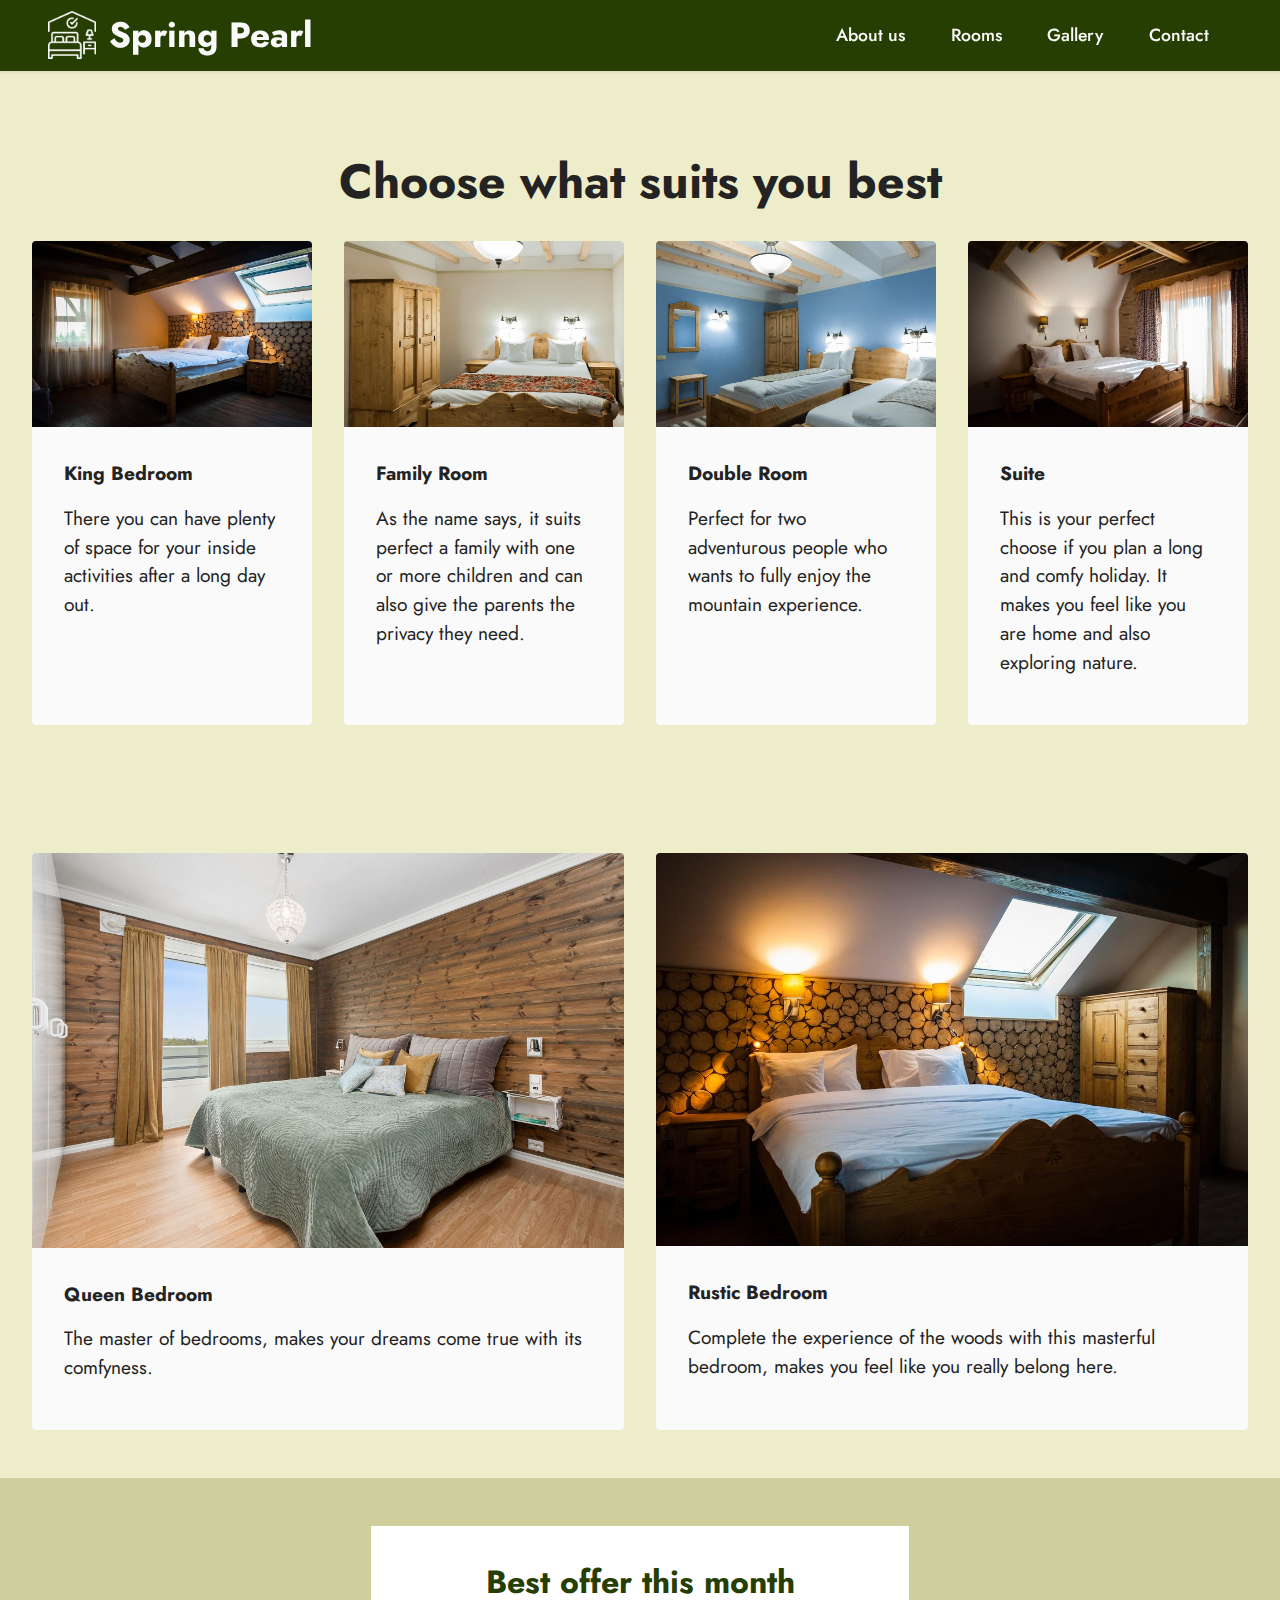
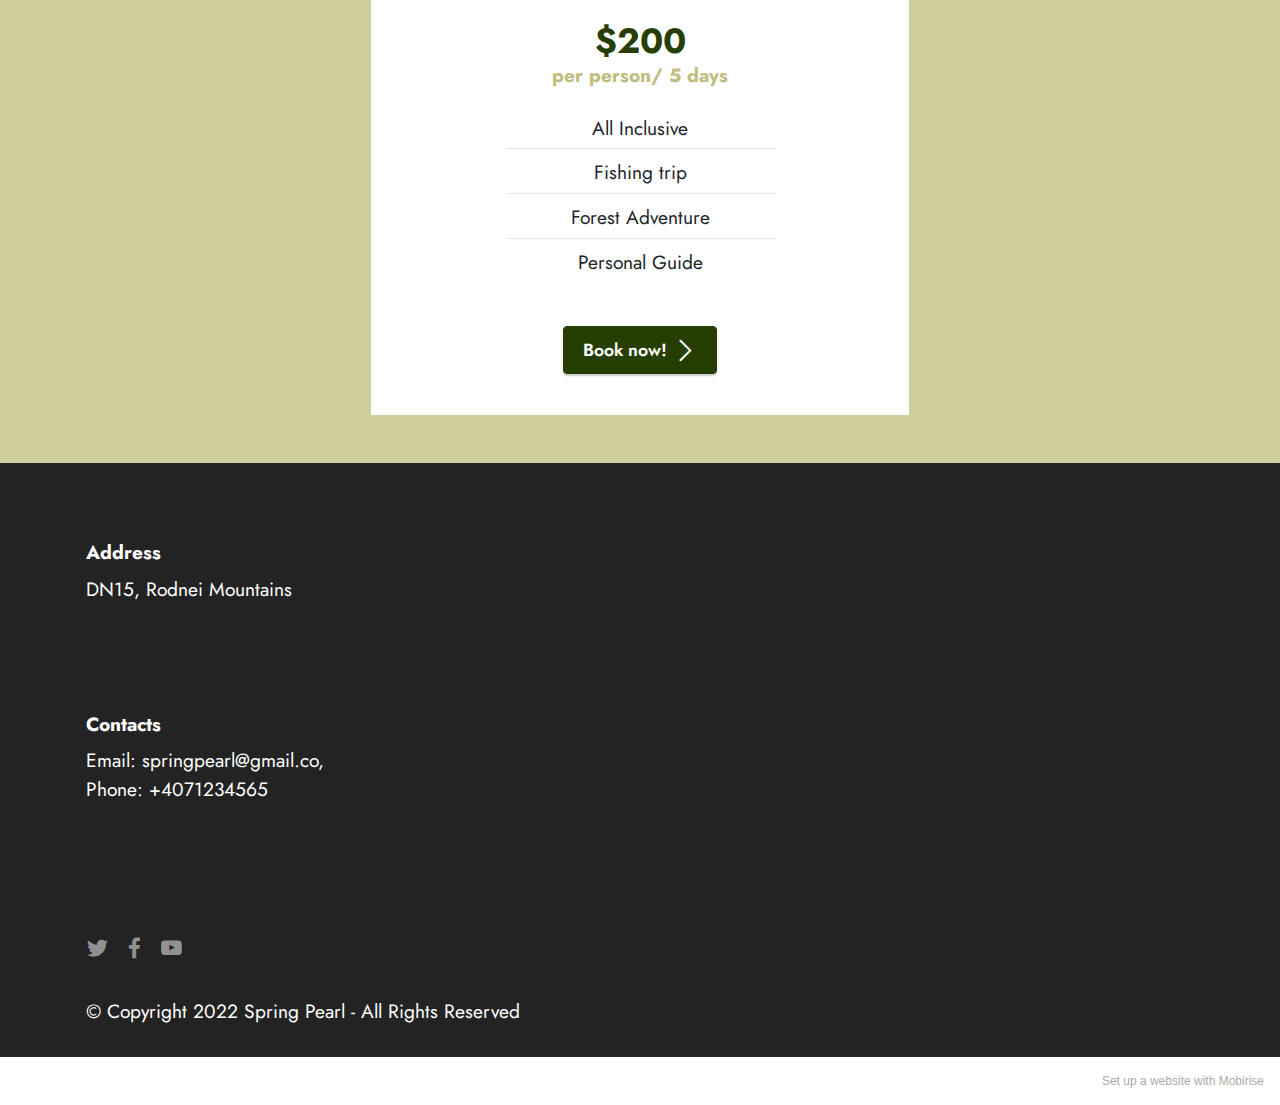
<file: rooms.html>
<!DOCTYPE html>
<html  >
<head>
  <!-- Site made with Mobirise Website Builder v5.5.2, https://mobirise.com -->
  <meta charset="UTF-8">
  <meta http-equiv="X-UA-Compatible" content="IE=edge">
  <meta name="generator" content="Mobirise v5.5.2, mobirise.com">
  <meta name="viewport" content="width=device-width, initial-scale=1, minimum-scale=1">
  <link rel="shortcut icon" href="assets/images/image.png" type="image/x-icon">
  <meta name="description" content="">
  
  
  <title>Rooms</title>
  <link rel="stylesheet" href="assets/web/assets/mobirise-icons2/mobirise2.css">
  <link rel="stylesheet" href="assets/bootstrap/css/bootstrap.min.css">
  <link rel="stylesheet" href="assets/bootstrap/css/bootstrap-grid.min.css">
  <link rel="stylesheet" href="assets/bootstrap/css/bootstrap-reboot.min.css">
  <link rel="stylesheet" href="assets/dropdown/css/style.css">
  <link rel="stylesheet" href="assets/socicon/css/styles.css">
  <link rel="stylesheet" href="assets/theme/css/style.css">
  <link rel="preload" href="https://fonts.googleapis.com/css?family=Jost:100,200,300,400,500,600,700,800,900,100i,200i,300i,400i,500i,600i,700i,800i,900i&display=swap" as="style" onload="this.onload=null;this.rel='stylesheet'">
  <noscript><link rel="stylesheet" href="https://fonts.googleapis.com/css?family=Jost:100,200,300,400,500,600,700,800,900,100i,200i,300i,400i,500i,600i,700i,800i,900i&display=swap"></noscript>
  <link rel="preload" as="style" href="assets/mobirise/css/mbr-additional.css"><link rel="stylesheet" href="assets/mobirise/css/mbr-additional.css" type="text/css">
  
  
  
  
</head>
<body>
  
  <section data-bs-version="5.1" class="menu menu2 cid-sS8XkD5ved" once="menu" id="menu2-1">
    
    <nav class="navbar navbar-dropdown navbar-fixed-top navbar-expand-lg">
        <div class="container-fluid">
            <div class="navbar-brand">
                <span class="navbar-logo">
                    <a href="index.html">
                        <img src="assets/images/image-1.png" alt="logo" style="height: 3rem;">
                    </a>
                </span>
                <span class="navbar-caption-wrap"><a class="navbar-caption text-white text-primary display-1" href="index.html">Spring Pearl</a></span>
            </div>
            <button class="navbar-toggler" type="button" data-toggle="collapse" data-bs-toggle="collapse" data-target="#navbarSupportedContent" data-bs-target="#navbarSupportedContent" aria-controls="navbarNavAltMarkup" aria-expanded="false" aria-label="Toggle navigation">
                <div class="hamburger">
                    <span></span>
                    <span></span>
                    <span></span>
                    <span></span>
                </div>
            </button>
            <div class="collapse navbar-collapse" id="navbarSupportedContent">
                <ul class="navbar-nav nav-dropdown nav-right" data-app-modern-menu="true"><li class="nav-item"><a class="nav-link link text-white text-primary display-4" href="index.html">
                            About us</a></li>
                    <li class="nav-item"><a class="nav-link link text-white text-primary display-4" href="rooms.html">Rooms</a></li><li class="nav-item"><a class="nav-link link text-white text-primary display-4" href="gallery.html">Gallery</a>
                    </li><li class="nav-item"><a class="nav-link link text-white text-primary display-4" href="contact.html">Contact</a></li></ul>
                
                
            </div>
        </div>
    </nav>
</section>

<section data-bs-version="5.1" class="gallery3 cid-sUdFOujtYu" id="gallery3-o">
    
    
    <div class="container-fluid">
        <div class="mbr-section-head">
            <h4 class="mbr-section-title mbr-fonts-style align-center mb-0 display-2">
                <strong>Choose what suits you best</strong></h4>
            
        </div>
        <div class="row mt-4">
            <div class="item features-image сol-12 col-md-6 col-lg-3 active">
                <div class="item-wrapper">
                    <div class="item-img">
                        <img src="assets/images/bedroom5.jpg" alt="king bedroom" data-slide-to="4" data-bs-slide-to="4">
                    </div>
                    <div class="item-content">
                        <h5 class="item-title mbr-fonts-style display-7"><strong>King Bedroom</strong></h5>
                        
                        <p class="mbr-text mbr-fonts-style mt-3 display-7">There you can have plenty of space for your inside activities after a long day out.</p>
                    </div>
                    
                </div>
            </div><div class="item features-image сol-12 col-md-6 col-lg-3">
                <div class="item-wrapper">
                    <div class="item-img">
                        <img src="assets/images/bedroom2.jpg" alt="family room" data-slide-to="0" data-bs-slide-to="0">
                    </div>
                    <div class="item-content">
                        <h5 class="item-title mbr-fonts-style display-7">
                            <strong>Family Room</strong></h5>
                        
                        <p class="mbr-text mbr-fonts-style mt-3 display-7">As the name says, it suits perfect a family with one or more children and can also give the parents the privacy they need.</p>
                    </div>
                    
                </div>
            </div>
            <div class="item features-image сol-12 col-md-6 col-lg-3">
                <div class="item-wrapper">
                    <div class="item-img">
                        <img src="assets/images/bedroom3.jpg" alt="double room" data-slide-to="1" data-bs-slide-to="1">
                    </div>
                    <div class="item-content">
                        <h5 class="item-title mbr-fonts-style display-7">
                            <strong>Double Room</strong></h5>
                        
                        <p class="mbr-text mbr-fonts-style mt-3 display-7">Perfect for two adventurous people who wants to fully enjoy the mountain experience.</p>
                    </div>
                    
                </div>
            </div>
            <div class="item features-image сol-12 col-md-6 col-lg-3">
                <div class="item-wrapper">
                    <div class="item-img">
                        <img src="assets/images/bedroom7.jpg" alt="suite" title="" data-slide-to="2" data-bs-slide-to="2">
                    </div>
                    <div class="item-content">
                        <h5 class="item-title mbr-fonts-style display-7">
                            <strong>Suite</strong></h5>
                        
                        <p class="mbr-text mbr-fonts-style mt-3 display-7">This is your perfect choose if you plan a long and comfy holiday. It makes you feel like you are home and also exploring nature.</p>
                    </div>
                    
                </div>
            </div>
            
        </div>
    </div>
</section>

<section data-bs-version="5.1" class="gallery3 cid-sUdHM98wuP" id="gallery3-p">
    
    
    <div class="container-fluid">
        
        <div class="row mt-4">
            <div class="item features-image сol-12 col-md-6 col-lg-6">
                <div class="item-wrapper">
                    <div class="item-img">
                        <img src="assets/images/bedroom10.jpg" alt="queen bedroom">
                    </div>
                    <div class="item-content">
                        <h5 class="item-title mbr-fonts-style display-7">
                            <strong>Queen Bedroom</strong></h5>
                        
                        <p class="mbr-text mbr-fonts-style mt-3 display-7">The master of bedrooms, makes your dreams come true with its comfyness.</p>
                    </div>
                    
                </div>
            </div>
            <div class="item features-image сol-12 col-md-6 col-lg-6">
                <div class="item-wrapper">
                    <div class="item-img">
                        <img src="assets/images/bedroom6.jpg" alt="rustic bedroom">
                    </div>
                    <div class="item-content">
                        <h5 class="item-title mbr-fonts-style display-7">
                            <strong>Rustic Bedroom</strong></h5>
                        
                        <p class="mbr-text mbr-fonts-style mt-3 display-7">Complete the experience of the woods with this masterful bedroom, makes you feel like you really belong here.</p>
                    </div>
                    
                </div>
            </div>
            
            
        </div>
    </div>
</section>

<section data-bs-version="5.1" class="pricing2 cid-sUdxLuepBa" id="pricing2-k">
    

    
    <div class="container">
        <div class="row justify-content-center">
            <div class="col-12 col-md-6 align-center">
                <div class="plan">
                    <div class="plan-header">
                        <h6 class="plan-title mbr-fonts-style mb-3 display-5">
                            <strong>Best offer this month</strong></h6>
                        <div class="plan-price">
                            <p class="price mbr-fonts-style m-0 display-1"><strong>$200</strong></p>
                            <p class="price-term mbr-fonts-style mb-3 display-7"><strong>per person/ 5 days</strong></p>
                        </div>
                    </div>
                    <div class="plan-body">
                        <div class="plan-list mb-4">
                            <ul class="list-group mbr-fonts-style list-group-flush display-7">
                                <li class="list-group-item">All Inclusive</li><li class="list-group-item">Fishing trip</li><li class="list-group-item">Forest Adventure</li><li class="list-group-item">Personal Guide</li>
                            </ul>
                        </div>
                        <div class="mbr-section-btn text-center"><a href="http://www.booking.com" class="btn btn-danger display-4"><span class="mobi-mbri mobi-mbri-arrow-next mbr-iconfont mbr-iconfont-btn"></span>Book now!</a></div>
                    </div>
                </div>
            </div>
            
            
            
        </div>
    </div>
</section>

<section data-bs-version="5.1" class="footer6 cid-sUdsRibdsf" once="footers" id="footer6-g">

    

    

    <div class="container">
        <div class="row content mbr-white">
            <div class="col-12 col-md-3 mbr-fonts-style display-7">
                <h5 class="mbr-section-subtitle mbr-fonts-style mb-2 display-7">
                    <strong>Address</strong>
                </h5>
                <p class="mbr-text mbr-fonts-style display-7">
                    DN15, Rodnei Mountains<br><br></p> <br>
                <h5 class="mbr-section-subtitle mbr-fonts-style mb-2 mt-4 display-7">
                    <strong>Contacts</strong>
                </h5>
                <p class="mbr-text mbr-fonts-style mb-4 display-7">
                    Email: springpearl@gmail.co,<br>
                    Phone: +4071234565<br><br></p>
            </div>
            <div class="col-12 col-md-3 mbr-fonts-style display-7">
                <h5 class="mbr-section-subtitle mbr-fonts-style mb-2 display-7"></h5>
                <ul class="list mbr-fonts-style mb-4 display-4">
                    <li class="mbr-text item-wrap"><br></li>
                </ul>
                <h5 class="mbr-section-subtitle mbr-fonts-style mb-2 mt-5 display-7"></h5>
                <p class="mbr-text mbr-fonts-style mb-4 display-7"></p>
            </div>
            <div class="col-12 col-md-6">
                <div class="google-map"><iframe frameborder="0" style="border:0" src="https://www.google.com/maps/embed?pb=!1m18!1m12!1m3!1d12713.718233072943!2d24.72320357942681!3d47.56588518207752!2m3!1f0!2f0!3f0!3m2!1i1024!2i768!4f13.1!3m3!1m2!1s0x4736131a56f225db%3A0x8d9df4857b0c78cf!2sParcul%20Na%C8%9Bional%20Mun%C8%9Bii%20Rodnei!5e0!3m2!1sro!2sro!4v1641909233611!5m2!1sro!2sro" allowfullscreen=""></iframe></div>
            </div>
            <div class="col-md-6">
                <div class="social-list align-left">
                    <div class="soc-item">
                        <a href="https://twitter.com/home" target="_blank">
                            <span class="mbr-iconfont mbr-iconfont-social socicon-twitter socicon"></span>
                        </a>
                    </div>
                    <div class="soc-item">
                        <a href="https://www.facebook.com/" target="_blank">
                            <span class="mbr-iconfont mbr-iconfont-social socicon-facebook socicon"></span>
                        </a>
                    </div>
                    <div class="soc-item">
                        <a href="https://www.youtube.com/" target="_blank">
                            <span class="mbr-iconfont mbr-iconfont-social socicon-youtube socicon"></span>
                        </a>
                    </div>
                    
                    
                    
                </div>
            </div>
        </div>
        <div class="footer-lower">
            <div class="media-container-row">
                <div class="col-sm-12">
                    <hr>
                </div>
            </div>
            <div class="col-sm-12 copyright pl-0">
                <p class="mbr-text mbr-fonts-style mbr-white display-7">
                    © Copyright 2022 Spring Pearl - All Rights Reserved
                </p>
            </div>
        </div>
    </div>
</section><section style="background-color: #fff; font-family: -apple-system, BlinkMacSystemFont, 'Segoe UI', 'Roboto', 'Helvetica Neue', Arial, sans-serif; color:#aaa; font-size:12px; padding: 0; align-items: center; display: flex;"><a href="https://mobirise.site/h" style="flex: 1 1; height: 3rem; padding-left: 1rem;"></a><p style="flex: 0 0 auto; margin:0; padding-right:1rem;">Set up a <a href="https://mobirise.site/y" style="color:#aaa;">website</a> with Mobirise</p></section><script src="assets/bootstrap/js/bootstrap.bundle.min.js"></script>  <script src="assets/smoothscroll/smooth-scroll.js"></script>  <script src="assets/ytplayer/index.js"></script>  <script src="assets/dropdown/js/navbar-dropdown.js"></script>  <script src="assets/theme/js/script.js"></script>  
  
  
</body>
</html>
</file>
<file: assets/web/assets/mobirise-icons2/mobirise2.css>
@font-face {
  font-family: 'Moririse2';
  font-display: swap;
  src:  url('mobirise2.eot?f2bix4');
  src:  url('mobirise2.eot?f2bix4#iefix') format('embedded-opentype'),
    url('mobirise2.ttf?f2bix4') format('truetype'),
    url('mobirise2.woff?f2bix4') format('woff'),
    url('mobirise2.svg?f2bix4#mobirise2') format('svg');
  font-weight: normal;
  font-style: normal;
}

[class^="mobi-"], [class*=" mobi-"] {
  /* use !important to prevent issues with browser extensions that change fonts */
  font-family: 'Moririse2' !important;
  speak: none;
  font-style: normal;
  font-weight: normal;
  font-variant: normal;
  text-transform: none;
  line-height: 1;

  /* Better Font Rendering =========== */
  -webkit-font-smoothing: antialiased;
  -moz-osx-font-smoothing: grayscale;
}

.mobi-mbri-add-submenu:before {
  content: "\e900";
}
.mobi-mbri-alert:before {
  content: "\e901";
}
.mobi-mbri-align-center:before {
  content: "\e902";
}
.mobi-mbri-align-justify:before {
  content: "\e903";
}
.mobi-mbri-align-left:before {
  content: "\e904";
}
.mobi-mbri-align-right:before {
  content: "\e905";
}
.mobi-mbri-android:before {
  content: "\e906";
}
.mobi-mbri-apple:before {
  content: "\e907";
}
.mobi-mbri-arrow-down:before {
  content: "\e908";
}
.mobi-mbri-arrow-next:before {
  content: "\e909";
}
.mobi-mbri-arrow-prev:before {
  content: "\e90a";
}
.mobi-mbri-arrow-up:before {
  content: "\e90b";
}
.mobi-mbri-bold:before {
  content: "\e90c";
}
.mobi-mbri-bookmark:before {
  content: "\e90d";
}
.mobi-mbri-bootstrap:before {
  content: "\e90e";
}
.mobi-mbri-briefcase:before {
  content: "\e90f";
}
.mobi-mbri-browse:before {
  content: "\e910";
}
.mobi-mbri-bulleted-list:before {
  content: "\e911";
}
.mobi-mbri-calendar:before {
  content: "\e912";
}
.mobi-mbri-camera:before {
  content: "\e913";
}
.mobi-mbri-cart-add:before {
  content: "\e914";
}
.mobi-mbri-cart-full:before {
  content: "\e915";
}
.mobi-mbri-cash:before {
  content: "\e916";
}
.mobi-mbri-change-style:before {
  content: "\e917";
}
.mobi-mbri-chat:before {
  content: "\e918";
}
.mobi-mbri-clock:before {
  content: "\e919";
}
.mobi-mbri-close:before {
  content: "\e91a";
}
.mobi-mbri-cloud:before {
  content: "\e91b";
}
.mobi-mbri-code:before {
  content: "\e91c";
}
.mobi-mbri-contact-form:before {
  content: "\e91d";
}
.mobi-mbri-credit-card:before {
  content: "\e91e";
}
.mobi-mbri-cursor-click:before {
  content: "\e91f";
}
.mobi-mbri-cust-feedback:before {
  content: "\e920";
}
.mobi-mbri-database:before {
  content: "\e921";
}
.mobi-mbri-delivery:before {
  content: "\e922";
}
.mobi-mbri-desktop:before {
  content: "\e923";
}
.mobi-mbri-devices:before {
  content: "\e924";
}
.mobi-mbri-down:before {
  content: "\e925";
}
.mobi-mbri-download-2:before {
  content: "\e926";
}
.mobi-mbri-download:before {
  content: "\e927";
}
.mobi-mbri-drag-n-drop-2:before {
  content: "\e928";
}
.mobi-mbri-drag-n-drop:before {
  content: "\e929";
}
.mobi-mbri-edit-2:before {
  content: "\e92a";
}
.mobi-mbri-edit:before {
  content: "\e92b";
}
.mobi-mbri-error:before {
  content: "\e92c";
}
.mobi-mbri-extension:before {
  content: "\e92d";
}
.mobi-mbri-features:before {
  content: "\e92e";
}
.mobi-mbri-file:before {
  content: "\e92f";
}
.mobi-mbri-flag:before {
  content: "\e930";
}
.mobi-mbri-folder:before {
  content: "\e931";
}
.mobi-mbri-gift:before {
  content: "\e932";
}
.mobi-mbri-github:before {
  content: "\e933";
}
.mobi-mbri-globe-2:before {
  content: "\e934";
}
.mobi-mbri-globe:before {
  content: "\e935";
}
.mobi-mbri-growing-chart:before {
  content: "\e936";
}
.mobi-mbri-hearth:before {
  content: "\e937";
}
.mobi-mbri-help:before {
  content: "\e938";
}
.mobi-mbri-home:before {
  content: "\e939";
}
.mobi-mbri-hot-cup:before {
  content: "\e93a";
}
.mobi-mbri-idea:before {
  content: "\e93b";
}
.mobi-mbri-image-gallery:before {
  content: "\e93c";
}
.mobi-mbri-image-slider:before {
  content: "\e93d";
}
.mobi-mbri-info:before {
  content: "\e93e";
}
.mobi-mbri-italic:before {
  content: "\e93f";
}
.mobi-mbri-key:before {
  content: "\e940";
}
.mobi-mbri-laptop:before {
  content: "\e941";
}
.mobi-mbri-layers:before {
  content: "\e942";
}
.mobi-mbri-left-right:before {
  content: "\e943";
}
.mobi-mbri-left:before {
  content: "\e944";
}
.mobi-mbri-letter:before {
  content: "\e945";
}
.mobi-mbri-like:before {
  content: "\e946";
}
.mobi-mbri-link:before {
  content: "\e947";
}
.mobi-mbri-lock:before {
  content: "\e948";
}
.mobi-mbri-login:before {
  content: "\e949";
}
.mobi-mbri-logout:before {
  content: "\e94a";
}
.mobi-mbri-magic-stick:before {
  content: "\e94b";
}
.mobi-mbri-map-pin:before {
  content: "\e94c";
}
.mobi-mbri-menu:before {
  content: "\e94d";
}
.mobi-mbri-mobile-2:before {
  content: "\e94e";
}
.mobi-mbri-mobile-horizontal:before {
  content: "\e94f";
}
.mobi-mbri-mobile:before {
  content: "\e950";
}
.mobi-mbri-mobirise:before {
  content: "\e951";
}
.mobi-mbri-more-horizontal:before {
  content: "\e952";
}
.mobi-mbri-more-vertical:before {
  content: "\e953";
}
.mobi-mbri-music:before {
  content: "\e954";
}
.mobi-mbri-new-file:before {
  content: "\e955";
}
.mobi-mbri-numbered-list:before {
  content: "\e956";
}
.mobi-mbri-opened-folder:before {
  content: "\e957";
}
.mobi-mbri-pages:before {
  content: "\e958";
}
.mobi-mbri-paper-plane:before {
  content: "\e959";
}
.mobi-mbri-paperclip:before {
  content: "\e95a";
}
.mobi-mbri-phone:before {
  content: "\e95b";
}
.mobi-mbri-photo:before {
  content: "\e95c";
}
.mobi-mbri-photos:before {
  content: "\e95d";
}
.mobi-mbri-pin:before {
  content: "\e95e";
}
.mobi-mbri-play:before {
  content: "\e95f";
}
.mobi-mbri-plus:before {
  content: "\e960";
}
.mobi-mbri-preview:before {
  content: "\e961";
}
.mobi-mbri-print:before {
  content: "\e962";
}
.mobi-mbri-protect:before {
  content: "\e963";
}
.mobi-mbri-question:before {
  content: "\e964";
}
.mobi-mbri-quote-left:before {
  content: "\e965";
}
.mobi-mbri-quote-right:before {
  content: "\e966";
}
.mobi-mbri-redo:before {
  content: "\e967";
}
.mobi-mbri-refresh:before {
  content: "\e968";
}
.mobi-mbri-responsive-2:before {
  content: "\e969";
}
.mobi-mbri-responsive:before {
  content: "\e96a";
}
.mobi-mbri-right:before {
  content: "\e96b";
}
.mobi-mbri-rocket:before {
  content: "\e96c";
}
.mobi-mbri-sad-face:before {
  content: "\e96d";
}
.mobi-mbri-sale:before {
  content: "\e96e";
}
.mobi-mbri-save:before {
  content: "\e96f";
}
.mobi-mbri-search:before {
  content: "\e970";
}
.mobi-mbri-setting-2:before {
  content: "\e971";
}
.mobi-mbri-setting-3:before {
  content: "\e972";
}
.mobi-mbri-setting:before {
  content: "\e973";
}
.mobi-mbri-share:before {
  content: "\e974";
}
.mobi-mbri-shopping-bag:before {
  content: "\e975";
}
.mobi-mbri-shopping-basket:before {
  content: "\e976";
}
.mobi-mbri-shopping-cart:before {
  content: "\e977";
}
.mobi-mbri-sites:before {
  content: "\e978";
}
.mobi-mbri-smile-face:before {
  content: "\e979";
}
.mobi-mbri-speed:before {
  content: "\e97a";
}
.mobi-mbri-star:before {
  content: "\e97b";
}
.mobi-mbri-success:before {
  content: "\e97c";
}
.mobi-mbri-sun:before {
  content: "\e97d";
}
.mobi-mbri-sun2:before {
  content: "\e97e";
}
.mobi-mbri-tablet-vertical:before {
  content: "\e97f";
}
.mobi-mbri-tablet:before {
  content: "\e980";
}
.mobi-mbri-target:before {
  content: "\e981";
}
.mobi-mbri-timer:before {
  content: "\e982";
}
.mobi-mbri-to-ftp:before {
  content: "\e983";
}
.mobi-mbri-to-local-drive:before {
  content: "\e984";
}
.mobi-mbri-touch-swipe:before {
  content: "\e985";
}
.mobi-mbri-touch:before {
  content: "\e986";
}
.mobi-mbri-trash:before {
  content: "\e987";
}
.mobi-mbri-underline:before {
  content: "\e988";
}
.mobi-mbri-undo:before {
  content: "\e989";
}
.mobi-mbri-unlink:before {
  content: "\e98a";
}
.mobi-mbri-unlock:before {
  content: "\e98b";
}
.mobi-mbri-up-down:before {
  content: "\e98c";
}
.mobi-mbri-up:before {
  content: "\e98d";
}
.mobi-mbri-update:before {
  content: "\e98e";
}
.mobi-mbri-upload-2:before {
  content: "\e98f";
}
.mobi-mbri-upload:before {
  content: "\e990";
}
.mobi-mbri-user-2:before {
  content: "\e991";
}
.mobi-mbri-user:before {
  content: "\e992";
}
.mobi-mbri-users:before {
  content: "\e993";
}
.mobi-mbri-video-play:before {
  content: "\e994";
}
.mobi-mbri-video:before {
  content: "\e995";
}
.mobi-mbri-watch:before {
  content: "\e996";
}
.mobi-mbri-website-theme-2:before {
  content: "\e997";
}
.mobi-mbri-website-theme:before {
  content: "\e998";
}
.mobi-mbri-wifi:before {
  content: "\e999";
}
.mobi-mbri-windows:before {
  content: "\e99a";
}
.mobi-mbri-zoom-in:before {
  content: "\e99b";
}
.mobi-mbri-zoom-out:before {
  content: "\e99c";
}
</file>
<file: assets/parallax/jarallax.css>
.jarallax {
    position: relative;
    z-index: 0;
}
.jarallax > .jarallax-img {
    position: absolute;
    object-fit: cover;
    /* support for plugin https://github.com/bfred-it/object-fit-images */
    font-family: 'object-fit: cover;';
    top: 0;
    left: 0;
    width: 100%;
    height: 100%;
    z-index: -1;
}
</file>
<file: assets/dropdown/css/style.css>
.navbar-dropdown {
  left: 0;
  padding: 0;
  position: absolute;
  right: 0;
  top: 0;
  transition: all 0.45s ease;
  z-index: 1030;
  background: #282828; }
  .navbar-dropdown .navbar-logo {
    margin-right: 0.8rem;
    transition: margin 0.3s ease-in-out;
    vertical-align: middle; }
    .navbar-dropdown .navbar-logo img {
      height: 3.125rem;
      transition: all 0.3s ease-in-out; }
    .navbar-dropdown .navbar-logo.mbr-iconfont {
      font-size: 3.125rem;
      line-height: 3.125rem; }
  .navbar-dropdown .navbar-caption {
    font-weight: 700;
    white-space: normal;
    vertical-align: -4px;
    line-height: 3.125rem !important; }
    .navbar-dropdown .navbar-caption, .navbar-dropdown .navbar-caption:hover {
      color: inherit;
      text-decoration: none; }
  .navbar-dropdown .mbr-iconfont + .navbar-caption {
    vertical-align: -1px; }
  .navbar-dropdown.navbar-fixed-top {
    position: fixed; }
  .navbar-dropdown .navbar-brand span {
    vertical-align: -4px; }
  .navbar-dropdown.bg-color.transparent {
    background: none; }
  .navbar-dropdown.navbar-short .navbar-brand {
    padding: 0.625rem 0; }
    .navbar-dropdown.navbar-short .navbar-brand span {
      vertical-align: -1px; }
  .navbar-dropdown.navbar-short .navbar-caption {
    line-height: 2.375rem !important;
    vertical-align: -2px; }
  .navbar-dropdown.navbar-short .navbar-logo {
    margin-right: 0.5rem; }
    .navbar-dropdown.navbar-short .navbar-logo img {
      height: 2.375rem; }
    .navbar-dropdown.navbar-short .navbar-logo.mbr-iconfont {
      font-size: 2.375rem;
      line-height: 2.375rem; }
  .navbar-dropdown.navbar-short .mbr-table-cell {
    height: 3.625rem; }
  .navbar-dropdown .navbar-close {
    left: 0.6875rem;
    position: fixed;
    top: 0.75rem;
    z-index: 1000; }
  .navbar-dropdown .hamburger-icon {
    content: "";
    display: inline-block;
    vertical-align: middle;
    width: 16px;
    -webkit-box-shadow: 0 -6px 0 1px #282828,0 0 0 1px #282828,0 6px 0 1px #282828;
    -moz-box-shadow: 0 -6px 0 1px #282828,0 0 0 1px #282828,0 6px 0 1px #282828;
    box-shadow: 0 -6px 0 1px #282828,0 0 0 1px #282828,0 6px 0 1px #282828; }

.dropdown-menu .dropdown-toggle[data-toggle="dropdown-submenu"]::after {
  border-bottom: 0.35em solid transparent;
  border-left: 0.35em solid;
  border-right: 0;
  border-top: 0.35em solid transparent;
  margin-left: 0.3rem; }

.dropdown-menu .dropdown-item:focus {
  outline: 0; }

.nav-dropdown {
  font-size: 0.75rem;
  font-weight: 500;
  height: auto !important; }
  .nav-dropdown .nav-btn {
    padding-left: 1rem; }
  .nav-dropdown .link {
    margin: .667em 1.667em;
    font-weight: 500;
    padding: 0;
    transition: color .2s ease-in-out; }
    .nav-dropdown .link.dropdown-toggle {
      margin-right: 2.583em; }
      .nav-dropdown .link.dropdown-toggle::after {
        margin-left: .25rem;
        border-top: 0.35em solid;
        border-right: 0.35em solid transparent;
        border-left: 0.35em solid transparent;
        border-bottom: 0; }
      .nav-dropdown .link.dropdown-toggle[aria-expanded="true"] {
        margin: 0;
        padding: 0.667em 3.263em  0.667em 1.667em; }
  .nav-dropdown .link::after,
  .nav-dropdown .dropdown-item::after {
    color: inherit; }
  .nav-dropdown .btn {
    font-size: 0.75rem;
    font-weight: 700;
    letter-spacing: 0;
    margin-bottom: 0;
    padding-left: 1.25rem;
    padding-right: 1.25rem; }
  .nav-dropdown .dropdown-menu {
    border-radius: 0;
    border: 0;
    left: 0;
    margin: 0;
    padding-bottom: 1.25rem;
    padding-top: 1.25rem;
    position: relative; }
  .nav-dropdown .dropdown-submenu {
    margin-left: 0.125rem;
    top: 0; }
  .nav-dropdown .dropdown-item {
    font-weight: 500;
    line-height: 2;
    padding: 0.3846em 4.615em 0.3846em 1.5385em;
    position: relative;
    transition: color .2s ease-in-out, background-color .2s ease-in-out; }
    .nav-dropdown .dropdown-item::after {
      margin-top: -0.3077em;
      position: absolute;
      right: 1.1538em;
      top: 50%; }
    .nav-dropdown .dropdown-item:focus, .nav-dropdown .dropdown-item:hover {
      background: none; }

@media (max-width: 767px) {
  .nav-dropdown.navbar-toggleable-sm {
    bottom: 0;
    display: none;
    left: 0;
    overflow-x: hidden;
    position: fixed;
    top: 0;
    transform: translateX(-100%);
    -ms-transform: translateX(-100%);
    -webkit-transform: translateX(-100%);
    width: 18.75rem;
    z-index: 999; } }
.nav-dropdown.navbar-toggleable-xl {
  bottom: 0;
  display: none;
  left: 0;
  overflow-x: hidden;
  position: fixed;
  top: 0;
  transform: translateX(-100%);
  -ms-transform: translateX(-100%);
  -webkit-transform: translateX(-100%);
  width: 18.75rem;
  z-index: 999; }

.nav-dropdown-sm {
  display: block !important;
  overflow-x: hidden;
  overflow: auto;
  padding-top: 3.875rem; }
  .nav-dropdown-sm::after {
    content: "";
    display: block;
    height: 3rem;
    width: 100%; }
  .nav-dropdown-sm.collapse.in ~ .navbar-close {
    display: block !important; }
  .nav-dropdown-sm.collapsing, .nav-dropdown-sm.collapse.in {
    transform: translateX(0);
    -ms-transform: translateX(0);
    -webkit-transform: translateX(0);
    transition: all 0.25s ease-out;
    -webkit-transition: all 0.25s ease-out;
    background: #282828; }
  .nav-dropdown-sm.collapsing[aria-expanded="false"] {
    transform: translateX(-100%);
    -ms-transform: translateX(-100%);
    -webkit-transform: translateX(-100%); }
  .nav-dropdown-sm .nav-item {
    display: block;
    margin-left: 0 !important;
    padding-left: 0; }
  .nav-dropdown-sm .link,
  .nav-dropdown-sm .dropdown-item {
    border-top: 1px dotted rgba(255, 255, 255, 0.1);
    font-size: 0.8125rem;
    line-height: 1.6;
    margin: 0 !important;
    padding: 0.875rem 2.4rem 0.875rem 1.5625rem !important;
    position: relative;
    white-space: normal; }
    .nav-dropdown-sm .link:focus, .nav-dropdown-sm .link:hover,
    .nav-dropdown-sm .dropdown-item:focus,
    .nav-dropdown-sm .dropdown-item:hover {
      background: rgba(0, 0, 0, 0.2) !important;
      color: #c0a375; }
  .nav-dropdown-sm .nav-btn {
    position: relative;
    padding: 1.5625rem 1.5625rem 0 1.5625rem; }
    .nav-dropdown-sm .nav-btn::before {
      border-top: 1px dotted rgba(255, 255, 255, 0.1);
      content: "";
      left: 0;
      position: absolute;
      top: 0;
      width: 100%; }
    .nav-dropdown-sm .nav-btn + .nav-btn {
      padding-top: 0.625rem; }
      .nav-dropdown-sm .nav-btn + .nav-btn::before {
        display: none; }
  .nav-dropdown-sm .btn {
    padding: 0.625rem 0; }
  .nav-dropdown-sm .dropdown-toggle[data-toggle="dropdown-submenu"]::after {
    margin-left: .25rem;
    border-top: 0.35em solid;
    border-right: 0.35em solid transparent;
    border-left: 0.35em solid transparent;
    border-bottom: 0; }
  .nav-dropdown-sm .dropdown-toggle[data-toggle="dropdown-submenu"][aria-expanded="true"]::after {
    border-top: 0;
    border-right: 0.35em solid transparent;
    border-left: 0.35em solid transparent;
    border-bottom: 0.35em solid; }
  .nav-dropdown-sm .dropdown-menu {
    margin: 0;
    padding: 0;
    position: relative;
    top: 0;
    left: 0;
    width: 100%;
    border: 0;
    float: none;
    border-radius: 0;
    background: none; }
  .nav-dropdown-sm .dropdown-submenu {
    left: 100%;
    margin-left: 0.125rem;
    margin-top: -1.25rem;
    top: 0; }

.navbar-toggleable-sm .nav-dropdown .dropdown-menu {
  position: absolute; }

.navbar-toggleable-sm .nav-dropdown .dropdown-submenu {
  left: 100%;
  margin-left: 0.125rem;
  margin-top: -1.25rem;
  top: 0; }

.navbar-toggleable-sm.opened .nav-dropdown .dropdown-menu {
  position: relative; }

.navbar-toggleable-sm.opened .nav-dropdown .dropdown-submenu {
  left: 0;
  margin-left: 00rem;
  margin-top: 0rem;
  top: 0; }

.is-builder .nav-dropdown.collapsing {
  transition: none !important; }
</file>
<file: assets/socicon/css/styles.css>
@charset "UTF-8";

@font-face {
  font-family: 'Socicon';
  src:  url('../fonts/socicon.eot');
  src:  url('../fonts/socicon.eot?#iefix') format('embedded-opentype'),
    url('../fonts/socicon.woff2') format('woff2'),
    url('../fonts/socicon.ttf') format('truetype'),
    url('../fonts/socicon.woff') format('woff'),
    url('../fonts/socicon.svg#socicon') format('svg');
  font-weight: normal;
  font-style: normal;
  font-display: swap;
}

[data-icon]:before {
  font-family: "socicon" !important;
  content: attr(data-icon);
  font-style: normal !important;
  font-weight: normal !important;
  font-variant: normal !important;
  text-transform: none !important;
  speak: none;
  line-height: 1;
  -webkit-font-smoothing: antialiased;
  -moz-osx-font-smoothing: grayscale;
}

[class^="socicon-"], [class*=" socicon-"] {
  /* use !important to prevent issues with browser extensions that change fonts */
  font-family: 'Socicon' !important;
  speak: none;
  font-style: normal;
  font-weight: normal;
  font-variant: normal;
  text-transform: none;
  line-height: 1;

  /* Better Font Rendering =========== */
  -webkit-font-smoothing: antialiased;
  -moz-osx-font-smoothing: grayscale;
}

.socicon-eitaa:before {
  content: "\e97c";
}
.socicon-soroush:before {
  content: "\e97d";
}
.socicon-bale:before {
  content: "\e97e";
}
.socicon-zazzle:before {
  content: "\e97b";
}
.socicon-society6:before {
  content: "\e97a";
}
.socicon-redbubble:before {
  content: "\e979";
}
.socicon-avvo:before {
  content: "\e978";
}
.socicon-stitcher:before {
  content: "\e977";
}
.socicon-googlehangouts:before {
  content: "\e974";
}
.socicon-dlive:before {
  content: "\e975";
}
.socicon-vsco:before {
  content: "\e976";
}
.socicon-flipboard:before {
  content: "\e973";
}
.socicon-ubuntu:before {
  content: "\e958";
}
.socicon-artstation:before {
  content: "\e959";
}
.socicon-invision:before {
  content: "\e95a";
}
.socicon-torial:before {
  content: "\e95b";
}
.socicon-collectorz:before {
  content: "\e95c";
}
.socicon-seenthis:before {
  content: "\e95d";
}
.socicon-googleplaymusic:before {
  content: "\e95e";
}
.socicon-debian:before {
  content: "\e95f";
}
.socicon-filmfreeway:before {
  content: "\e960";
}
.socicon-gnome:before {
  content: "\e961";
}
.socicon-itchio:before {
  content: "\e962";
}
.socicon-jamendo:before {
  content: "\e963";
}
.socicon-mix:before {
  content: "\e964";
}
.socicon-sharepoint:before {
  content: "\e965";
}
.socicon-tinder:before {
  content: "\e966";
}
.socicon-windguru:before {
  content: "\e967";
}
.socicon-cdbaby:before {
  content: "\e968";
}
.socicon-elementaryos:before {
  content: "\e969";
}
.socicon-stage32:before {
  content: "\e96a";
}
.socicon-tiktok:before {
  content: "\e96b";
}
.socicon-gitter:before {
  content: "\e96c";
}
.socicon-letterboxd:before {
  content: "\e96d";
}
.socicon-threema:before {
  content: "\e96e";
}
.socicon-splice:before {
  content: "\e96f";
}
.socicon-metapop:before {
  content: "\e970";
}
.socicon-naver:before {
  content: "\e971";
}
.socicon-remote:before {
  content: "\e972";
}
.socicon-internet:before {
  content: "\e957";
}
.socicon-moddb:before {
  content: "\e94b";
}
.socicon-indiedb:before {
  content: "\e94c";
}
.socicon-traxsource:before {
  content: "\e94d";
}
.socicon-gamefor:before {
  content: "\e94e";
}
.socicon-pixiv:before {
  content: "\e94f";
}
.socicon-myanimelist:before {
  content: "\e950";
}
.socicon-blackberry:before {
  content: "\e951";
}
.socicon-wickr:before {
  content: "\e952";
}
.socicon-spip:before {
  content: "\e953";
}
.socicon-napster:before {
  content: "\e954";
}
.socicon-beatport:before {
  content: "\e955";
}
.socicon-hackerone:before {
  content: "\e956";
}
.socicon-hackernews:before {
  content: "\e946";
}
.socicon-smashwords:before {
  content: "\e947";
}
.socicon-kobo:before {
  content: "\e948";
}
.socicon-bookbub:before {
  content: "\e949";
}
.socicon-mailru:before {
  content: "\e94a";
}
.socicon-gitlab:before {
  content: "\e945";
}
.socicon-instructables:before {
  content: "\e944";
}
.socicon-portfolio:before {
  content: "\e943";
}
.socicon-codered:before {
  content: "\e940";
}
.socicon-origin:before {
  content: "\e941";
}
.socicon-nextdoor:before {
  content: "\e942";
}
.socicon-udemy:before {
  content: "\e93f";
}
.socicon-livemaster:before {
  content: "\e93e";
}
.socicon-crunchbase:before {
  content: "\e93b";
}
.socicon-homefy:before {
  content: "\e93c";
}
.socicon-calendly:before {
  content: "\e93d";
}
.socicon-realtor:before {
  content: "\e90f";
}
.socicon-tidal:before {
  content: "\e910";
}
.socicon-qobuz:before {
  content: "\e911";
}
.socicon-natgeo:before {
  content: "\e912";
}
.socicon-mastodon:before {
  content: "\e913";
}
.socicon-unsplash:before {
  content: "\e914";
}
.socicon-homeadvisor:before {
  content: "\e915";
}
.socicon-angieslist:before {
  content: "\e916";
}
.socicon-codepen:before {
  content: "\e917";
}
.socicon-slack:before {
  content: "\e918";
}
.socicon-openaigym:before {
  content: "\e919";
}
.socicon-logmein:before {
  content: "\e91a";
}
.socicon-fiverr:before {
  content: "\e91b";
}
.socicon-gotomeeting:before {
  content: "\e91c";
}
.socicon-aliexpress:before {
  content: "\e91d";
}
.socicon-guru:before {
  content: "\e91e";
}
.socicon-appstore:before {
  content: "\e91f";
}
.socicon-homes:before {
  content: "\e920";
}
.socicon-zoom:before {
  content: "\e921";
}
.socicon-alibaba:before {
  content: "\e922";
}
.socicon-craigslist:before {
  content: "\e923";
}
.socicon-wix:before {
  content: "\e924";
}
.socicon-redfin:before {
  content: "\e925";
}
.socicon-googlecalendar:before {
  content: "\e926";
}
.socicon-shopify:before {
  content: "\e927";
}
.socicon-freelancer:before {
  content: "\e928";
}
.socicon-seedrs:before {
  content: "\e929";
}
.socicon-bing:before {
  content: "\e92a";
}
.socicon-doodle:before {
  content: "\e92b";
}
.socicon-bonanza:before {
  content: "\e92c";
}
.socicon-squarespace:before {
  content: "\e92d";
}
.socicon-toptal:before {
  content: "\e92e";
}
.socicon-gust:before {
  content: "\e92f";
}
.socicon-ask:before {
  content: "\e930";
}
.socicon-trulia:before {
  content: "\e931";
}
.socicon-loomly:before {
  content: "\e932";
}
.socicon-ghost:before {
  content: "\e933";
}
.socicon-upwork:before {
  content: "\e934";
}
.socicon-fundable:before {
  content: "\e935";
}
.socicon-booking:before {
  content: "\e936";
}
.socicon-googlemaps:before {
  content: "\e937";
}
.socicon-zillow:before {
  content: "\e938";
}
.socicon-niconico:before {
  content: "\e939";
}
.socicon-toneden:before {
  content: "\e93a";
}
.socicon-augment:before {
  content: "\e908";
}
.socicon-bitbucket:before {
  content: "\e909";
}
.socicon-fyuse:before {
  content: "\e90a";
}
.socicon-yt-gaming:before {
  content: "\e90b";
}
.socicon-sketchfab:before {
  content: "\e90c";
}
.socicon-mobcrush:before {
  content: "\e90d";
}
.socicon-microsoft:before {
  content: "\e90e";
}
.socicon-pandora:before {
  content: "\e907";
}
.socicon-messenger:before {
  content: "\e906";
}
.socicon-gamewisp:before {
  content: "\e905";
}
.socicon-bloglovin:before {
  content: "\e904";
}
.socicon-tunein:before {
  content: "\e903";
}
.socicon-gamejolt:before {
  content: "\e901";
}
.socicon-trello:before {
  content: "\e902";
}
.socicon-spreadshirt:before {
  content: "\e900";
}
.socicon-500px:before {
  content: "\e000";
}
.socicon-8tracks:before {
  content: "\e001";
}
.socicon-airbnb:before {
  content: "\e002";
}
.socicon-alliance:before {
  content: "\e003";
}
.socicon-amazon:before {
  content: "\e004";
}
.socicon-amplement:before {
  content: "\e005";
}
.socicon-android:before {
  content: "\e006";
}
.socicon-angellist:before {
  content: "\e007";
}
.socicon-apple:before {
  content: "\e008";
}
.socicon-appnet:before {
  content: "\e009";
}
.socicon-baidu:before {
  content: "\e00a";
}
.socicon-bandcamp:before {
  content: "\e00b";
}
.socicon-battlenet:before {
  content: "\e00c";
}
.socicon-mixer:before {
  content: "\e00d";
}
.socicon-bebee:before {
  content: "\e00e";
}
.socicon-bebo:before {
  content: "\e00f";
}
.socicon-behance:before {
  content: "\e010";
}
.socicon-blizzard:before {
  content: "\e011";
}
.socicon-blogger:before {
  content: "\e012";
}
.socicon-buffer:before {
  content: "\e013";
}
.socicon-chrome:before {
  content: "\e014";
}
.socicon-coderwall:before {
  content: "\e015";
}
.socicon-curse:before {
  content: "\e016";
}
.socicon-dailymotion:before {
  content: "\e017";
}
.socicon-deezer:before {
  content: "\e018";
}
.socicon-delicious:before {
  content: "\e019";
}
.socicon-deviantart:before {
  content: "\e01a";
}
.socicon-diablo:before {
  content: "\e01b";
}
.socicon-digg:before {
  content: "\e01c";
}
.socicon-discord:before {
  content: "\e01d";
}
.socicon-disqus:before {
  content: "\e01e";
}
.socicon-douban:before {
  content: "\e01f";
}
.socicon-draugiem:before {
  content: "\e020";
}
.socicon-dribbble:before {
  content: "\e021";
}
.socicon-drupal:before {
  content: "\e022";
}
.socicon-ebay:before {
  content: "\e023";
}
.socicon-ello:before {
  content: "\e024";
}
.socicon-endomodo:before {
  content: "\e025";
}
.socicon-envato:before {
  content: "\e026";
}
.socicon-etsy:before {
  content: "\e027";
}
.socicon-facebook:before {
  content: "\e028";
}
.socicon-feedburner:before {
  content: "\e029";
}
.socicon-filmweb:before {
  content: "\e02a";
}
.socicon-firefox:before {
  content: "\e02b";
}
.socicon-flattr:before {
  content: "\e02c";
}
.socicon-flickr:before {
  content: "\e02d";
}
.socicon-formulr:before {
  content: "\e02e";
}
.socicon-forrst:before {
  content: "\e02f";
}
.socicon-foursquare:before {
  content: "\e030";
}
.socicon-friendfeed:before {
  content: "\e031";
}
.socicon-github:before {
  content: "\e032";
}
.socicon-goodreads:before {
  content: "\e033";
}
.socicon-google:before {
  content: "\e034";
}
.socicon-googlescholar:before {
  content: "\e035";
}
.socicon-googlegroups:before {
  content: "\e036";
}
.socicon-googlephotos:before {
  content: "\e037";
}
.socicon-googleplus:before {
  content: "\e038";
}
.socicon-grooveshark:before {
  content: "\e039";
}
.socicon-hackerrank:before {
  content: "\e03a";
}
.socicon-hearthstone:before {
  content: "\e03b";
}
.socicon-hellocoton:before {
  content: "\e03c";
}
.socicon-heroes:before {
  content: "\e03d";
}
.socicon-smashcast:before {
  content: "\e03e";
}
.socicon-horde:before {
  content: "\e03f";
}
.socicon-houzz:before {
  content: "\e040";
}
.socicon-icq:before {
  content: "\e041";
}
.socicon-identica:before {
  content: "\e042";
}
.socicon-imdb:before {
  content: "\e043";
}
.socicon-instagram:before {
  content: "\e044";
}
.socicon-issuu:before {
  content: "\e045";
}
.socicon-istock:before {
  content: "\e046";
}
.socicon-itunes:before {
  content: "\e047";
}
.socicon-keybase:before {
  content: "\e048";
}
.socicon-lanyrd:before {
  content: "\e049";
}
.socicon-lastfm:before {
  content: "\e04a";
}
.socicon-line:before {
  content: "\e04b";
}
.socicon-linkedin:before {
  content: "\e04c";
}
.socicon-livejournal:before {
  content: "\e04d";
}
.socicon-lyft:before {
  content: "\e04e";
}
.socicon-macos:before {
  content: "\e04f";
}
.socicon-mail:before {
  content: "\e050";
}
.socicon-medium:before {
  content: "\e051";
}
.socicon-meetup:before {
  content: "\e052";
}
.socicon-mixcloud:before {
  content: "\e053";
}
.socicon-modelmayhem:before {
  content: "\e054";
}
.socicon-mumble:before {
  content: "\e055";
}
.socicon-myspace:before {
  content: "\e056";
}
.socicon-newsvine:before {
  content: "\e057";
}
.socicon-nintendo:before {
  content: "\e058";
}
.socicon-npm:before {
  content: "\e059";
}
.socicon-odnoklassniki:before {
  content: "\e05a";
}
.socicon-openid:before {
  content: "\e05b";
}
.socicon-opera:before {
  content: "\e05c";
}
.socicon-outlook:before {
  content: "\e05d";
}
.socicon-overwatch:before {
  content: "\e05e";
}
.socicon-patreon:before {
  content: "\e05f";
}
.socicon-paypal:before {
  content: "\e060";
}
.socicon-periscope:before {
  content: "\e061";
}
.socicon-persona:before {
  content: "\e062";
}
.socicon-pinterest:before {
  content: "\e063";
}
.socicon-play:before {
  content: "\e064";
}
.socicon-player:before {
  content: "\e065";
}
.socicon-playstation:before {
  content: "\e066";
}
.socicon-pocket:before {
  content: "\e067";
}
.socicon-qq:before {
  content: "\e068";
}
.socicon-quora:before {
  content: "\e069";
}
.socicon-raidcall:before {
  content: "\e06a";
}
.socicon-ravelry:before {
  content: "\e06b";
}
.socicon-reddit:before {
  content: "\e06c";
}
.socicon-renren:before {
  content: "\e06d";
}
.socicon-researchgate:before {
  content: "\e06e";
}
.socicon-residentadvisor:before {
  content: "\e06f";
}
.socicon-reverbnation:before {
  content: "\e070";
}
.socicon-rss:before {
  content: "\e071";
}
.socicon-sharethis:before {
  content: "\e072";
}
.socicon-skype:before {
  content: "\e073";
}
.socicon-slideshare:before {
  content: "\e074";
}
.socicon-smugmug:before {
  content: "\e075";
}
.socicon-snapchat:before {
  content: "\e076";
}
.socicon-songkick:before {
  content: "\e077";
}
.socicon-soundcloud:before {
  content: "\e078";
}
.socicon-spotify:before {
  content: "\e079";
}
.socicon-stackexchange:before {
  content: "\e07a";
}
.socicon-stackoverflow:before {
  content: "\e07b";
}
.socicon-starcraft:before {
  content: "\e07c";
}
.socicon-stayfriends:before {
  content: "\e07d";
}
.socicon-steam:before {
  content: "\e07e";
}
.socicon-storehouse:before {
  content: "\e07f";
}
.socicon-strava:before {
  content: "\e080";
}
.socicon-streamjar:before {
  content: "\e081";
}
.socicon-stumbleupon:before {
  content: "\e082";
}
.socicon-swarm:before {
  content: "\e083";
}
.socicon-teamspeak:before {
  content: "\e084";
}
.socicon-teamviewer:before {
  content: "\e085";
}
.socicon-technorati:before {
  content: "\e086";
}
.socicon-telegram:before {
  content: "\e087";
}
.socicon-tripadvisor:before {
  content: "\e088";
}
.socicon-tripit:before {
  content: "\e089";
}
.socicon-triplej:before {
  content: "\e08a";
}
.socicon-tumblr:before {
  content: "\e08b";
}
.socicon-twitch:before {
  content: "\e08c";
}
.socicon-twitter:before {
  content: "\e08d";
}
.socicon-uber:before {
  content: "\e08e";
}
.socicon-ventrilo:before {
  content: "\e08f";
}
.socicon-viadeo:before {
  content: "\e090";
}
.socicon-viber:before {
  content: "\e091";
}
.socicon-viewbug:before {
  content: "\e092";
}
.socicon-vimeo:before {
  content: "\e093";
}
.socicon-vine:before {
  content: "\e094";
}
.socicon-vkontakte:before {
  content: "\e095";
}
.socicon-warcraft:before {
  content: "\e096";
}
.socicon-wechat:before {
  content: "\e097";
}
.socicon-weibo:before {
  content: "\e098";
}
.socicon-whatsapp:before {
  content: "\e099";
}
.socicon-wikipedia:before {
  content: "\e09a";
}
.socicon-windows:before {
  content: "\e09b";
}
.socicon-wordpress:before {
  content: "\e09c";
}
.socicon-wykop:before {
  content: "\e09d";
}
.socicon-xbox:before {
  content: "\e09e";
}
.socicon-xing:before {
  content: "\e09f";
}
.socicon-yahoo:before {
  content: "\e0a0";
}
.socicon-yammer:before {
  content: "\e0a1";
}
.socicon-yandex:before {
  content: "\e0a2";
}
.socicon-yelp:before {
  content: "\e0a3";
}
.socicon-younow:before {
  content: "\e0a4";
}
.socicon-youtube:before {
  content: "\e0a5";
}
.socicon-zapier:before {
  content: "\e0a6";
}
.socicon-zerply:before {
  content: "\e0a7";
}
.socicon-zomato:before {
  content: "\e0a8";
}
.socicon-zynga:before {
  content: "\e0a9";
}
</file>
<file: assets/theme/css/style.css>
@charset "UTF-8";
section {
  background-color: #ffffff;
}

body {
  font-style: normal;
  line-height: 1.5;
  font-weight: 400;
  color: #232323;
  position: relative;
}

button {
  background-color: transparent;
  border-color: transparent;
}

section,
.container,
.container-fluid {
  position: relative;
  word-wrap: break-word;
}

a.mbr-iconfont:hover {
  text-decoration: none;
}

.article .lead p,
.article .lead ul,
.article .lead ol,
.article .lead pre,
.article .lead blockquote {
  margin-bottom: 0;
}

a {
  font-style: normal;
  font-weight: 400;
  cursor: pointer;
}
a, a:hover {
  text-decoration: none;
}

.mbr-section-title {
  font-style: normal;
  line-height: 1.3;
}

.mbr-section-subtitle {
  line-height: 1.3;
}

.mbr-text {
  font-style: normal;
  line-height: 1.7;
}

h1,
h2,
h3,
h4,
h5,
h6,
.display-1,
.display-2,
.display-4,
.display-5,
.display-7,
span,
p,
a {
  line-height: 1;
  word-break: break-word;
  word-wrap: break-word;
  font-weight: 400;
}

b,
strong {
  font-weight: bold;
}

input:-webkit-autofill, input:-webkit-autofill:hover, input:-webkit-autofill:focus, input:-webkit-autofill:active {
  transition-delay: 9999s;
  -webkit-transition-property: background-color, color;
  transition-property: background-color, color;
}

textarea[type=hidden] {
  display: none;
}

section {
  background-position: 50% 50%;
  background-repeat: no-repeat;
  background-size: cover;
}
section .mbr-background-video,
section .mbr-background-video-preview {
  position: absolute;
  bottom: 0;
  left: 0;
  right: 0;
  top: 0;
}

.hidden {
  visibility: hidden;
}

.mbr-z-index20 {
  z-index: 20;
}

/*! Base colors */
.mbr-white {
  color: #ffffff;
}

.mbr-black {
  color: #111111;
}

.mbr-bg-white {
  background-color: #ffffff;
}

.mbr-bg-black {
  background-color: #000000;
}

/*! Text-aligns */
.align-left {
  text-align: left;
}

.align-center {
  text-align: center;
}

.align-right {
  text-align: right;
}

/*! Font-weight  */
.mbr-light {
  font-weight: 300;
}

.mbr-regular {
  font-weight: 400;
}

.mbr-semibold {
  font-weight: 500;
}

.mbr-bold {
  font-weight: 700;
}

/*! Media  */
.media-content {
  flex-basis: 100%;
}

.media-container-row {
  display: flex;
  flex-direction: row;
  flex-wrap: wrap;
  justify-content: center;
  align-content: center;
  align-items: start;
}
.media-container-row .media-size-item {
  width: 400px;
}

.media-container-column {
  display: flex;
  flex-direction: column;
  flex-wrap: wrap;
  justify-content: center;
  align-content: center;
  align-items: stretch;
}
.media-container-column > * {
  width: 100%;
}

@media (min-width: 992px) {
  .media-container-row {
    flex-wrap: nowrap;
  }
}
figure {
  margin-bottom: 0;
  overflow: hidden;
}

figure[mbr-media-size] {
  transition: width 0.1s;
}

img,
iframe {
  display: block;
  width: 100%;
}

.card {
  background-color: transparent;
  border: none;
}

.card-box {
  width: 100%;
}

.card-img {
  text-align: center;
  flex-shrink: 0;
  -webkit-flex-shrink: 0;
}

.media {
  max-width: 100%;
  margin: 0 auto;
}

.mbr-figure {
  align-self: center;
}

.media-container > div {
  max-width: 100%;
}

.mbr-figure img,
.card-img img {
  width: 100%;
}

@media (max-width: 991px) {
  .media-size-item {
    width: auto !important;
  }

  .media {
    width: auto;
  }

  .mbr-figure {
    width: 100% !important;
  }
}
/*! Buttons */
.mbr-section-btn {
  margin-left: -0.6rem;
  margin-right: -0.6rem;
  font-size: 0;
}

.btn {
  font-weight: 600;
  border-width: 1px;
  font-style: normal;
  margin: 0.6rem 0.6rem;
  white-space: normal;
  transition: all 0.2s ease-in-out;
  display: inline-flex;
  align-items: center;
  justify-content: center;
  word-break: break-word;
}

.btn-sm {
  font-weight: 600;
  letter-spacing: 0px;
  transition: all 0.3s ease-in-out;
}

.btn-md {
  font-weight: 600;
  letter-spacing: 0px;
  transition: all 0.3s ease-in-out;
}

.btn-lg {
  font-weight: 600;
  letter-spacing: 0px;
  transition: all 0.3s ease-in-out;
}

.btn-form {
  margin: 0;
}
.btn-form:hover {
  cursor: pointer;
}

nav .mbr-section-btn {
  margin-left: 0rem;
  margin-right: 0rem;
}

/*! Btn icon margin */
.btn .mbr-iconfont,
.btn.btn-sm .mbr-iconfont {
  order: 1;
  cursor: pointer;
  margin-left: 0.5rem;
  vertical-align: sub;
}

.btn.btn-md .mbr-iconfont,
.btn.btn-md .mbr-iconfont {
  margin-left: 0.8rem;
}

.mbr-regular {
  font-weight: 400;
}

.mbr-semibold {
  font-weight: 500;
}

.mbr-bold {
  font-weight: 700;
}

[type=submit] {
  -webkit-appearance: none;
}

/*! Full-screen */
.mbr-fullscreen .mbr-overlay {
  min-height: 100vh;
}

.mbr-fullscreen {
  display: flex;
  display: -moz-flex;
  display: -ms-flex;
  display: -o-flex;
  align-items: center;
  min-height: 100vh;
  padding-top: 3rem;
  padding-bottom: 3rem;
}

/*! Map */
.map {
  height: 25rem;
  position: relative;
}
.map iframe {
  width: 100%;
  height: 100%;
}

/*! Scroll to top arrow */
.mbr-arrow-up {
  bottom: 25px;
  right: 90px;
  position: fixed;
  text-align: right;
  z-index: 5000;
  color: #ffffff;
  font-size: 22px;
}

.mbr-arrow-up a {
  background: rgba(0, 0, 0, 0.2);
  border-radius: 50%;
  color: #fff;
  display: inline-block;
  height: 60px;
  width: 60px;
  border: 2px solid #fff;
  outline-style: none !important;
  position: relative;
  text-decoration: none;
  transition: all 0.3s ease-in-out;
  cursor: pointer;
  text-align: center;
}
.mbr-arrow-up a:hover {
  background-color: rgba(0, 0, 0, 0.4);
}
.mbr-arrow-up a i {
  line-height: 60px;
}

.mbr-arrow-up-icon {
  display: block;
  color: #fff;
}

.mbr-arrow-up-icon::before {
  content: "›";
  display: inline-block;
  font-family: serif;
  font-size: 22px;
  line-height: 1;
  font-style: normal;
  position: relative;
  top: 6px;
  left: -4px;
  transform: rotate(-90deg);
}

/*! Arrow Down */
.mbr-arrow {
  position: absolute;
  bottom: 45px;
  left: 50%;
  width: 60px;
  height: 60px;
  cursor: pointer;
  background-color: rgba(80, 80, 80, 0.5);
  border-radius: 50%;
  transform: translateX(-50%);
}
@media (max-width: 767px) {
  .mbr-arrow {
    display: none;
  }
}
.mbr-arrow > a {
  display: inline-block;
  text-decoration: none;
  outline-style: none;
  -webkit-animation: arrowdown 1.7s ease-in-out infinite;
          animation: arrowdown 1.7s ease-in-out infinite;
  color: #ffffff;
}
.mbr-arrow > a > i {
  position: absolute;
  top: -2px;
  left: 15px;
  font-size: 2rem;
}

#scrollToTop a i::before {
  content: "";
  position: absolute;
  display: block;
  border-bottom: 2.5px solid #fff;
  border-left: 2.5px solid #fff;
  width: 27.8%;
  height: 27.8%;
  left: 50%;
  top: 51%;
  transform: translateY(-30%) translateX(-50%) rotate(135deg);
}

@keyframes arrowdown {
  0% {
    transform: translateY(0px);
  }
  50% {
    transform: translateY(-5px);
  }
  100% {
    transform: translateY(0px);
  }
}
@-webkit-keyframes arrowdown {
  0% {
    transform: translateY(0px);
  }
  50% {
    transform: translateY(-5px);
  }
  100% {
    transform: translateY(0px);
  }
}
@media (max-width: 500px) {
  .mbr-arrow-up {
    left: 0;
    right: 0;
    text-align: center;
  }
}
/*Gradients animation*/
@keyframes gradient-animation {
  from {
    background-position: 0% 100%;
    -webkit-animation-timing-function: ease-in-out;
            animation-timing-function: ease-in-out;
  }
  to {
    background-position: 100% 0%;
    -webkit-animation-timing-function: ease-in-out;
            animation-timing-function: ease-in-out;
  }
}
@-webkit-keyframes gradient-animation {
  from {
    background-position: 0% 100%;
    -webkit-animation-timing-function: ease-in-out;
            animation-timing-function: ease-in-out;
  }
  to {
    background-position: 100% 0%;
    -webkit-animation-timing-function: ease-in-out;
            animation-timing-function: ease-in-out;
  }
}
.bg-gradient {
  background-size: 200% 200%;
  animation: gradient-animation 5s infinite alternate;
  -webkit-animation: gradient-animation 5s infinite alternate;
}

.menu .navbar-brand {
  display: -webkit-flex;
}
.menu .navbar-brand span {
  display: flex;
  display: -webkit-flex;
}
.menu .navbar-brand .navbar-caption-wrap {
  display: -webkit-flex;
}
.menu .navbar-brand .navbar-logo img {
  display: -webkit-flex;
  width: auto;
}
@media (min-width: 768px) and (max-width: 991px) {
  .menu .navbar-toggleable-sm .navbar-nav {
    display: -ms-flexbox;
  }
}
@media (max-width: 991px) {
  .menu .navbar-collapse {
    max-height: 93.5vh;
  }
  .menu .navbar-collapse.show {
    overflow: auto;
  }
}
@media (min-width: 992px) {
  .menu .navbar-nav.nav-dropdown {
    display: -webkit-flex;
  }
  .menu .navbar-toggleable-sm .navbar-collapse {
    display: -webkit-flex !important;
  }
  .menu .collapsed .navbar-collapse {
    max-height: 93.5vh;
  }
  .menu .collapsed .navbar-collapse.show {
    overflow: auto;
  }
}
@media (max-width: 767px) {
  .menu .navbar-collapse {
    max-height: 80vh;
  }
}

.nav-link .mbr-iconfont {
  margin-right: 0.5rem;
}

.navbar {
  display: -webkit-flex;
  -webkit-flex-wrap: wrap;
  -webkit-align-items: center;
  -webkit-justify-content: space-between;
}

.navbar-collapse {
  -webkit-flex-basis: 100%;
  -webkit-flex-grow: 1;
  -webkit-align-items: center;
}

.nav-dropdown .link {
  padding: 0.667em 1.667em !important;
  margin: 0 !important;
}

.nav {
  display: -webkit-flex;
  -webkit-flex-wrap: wrap;
}

.row {
  display: -webkit-flex;
  -webkit-flex-wrap: wrap;
}

.justify-content-center {
  -webkit-justify-content: center;
}

.form-inline {
  display: -webkit-flex;
}

.card-wrapper {
  -webkit-flex: 1;
}

.carousel-control {
  z-index: 10;
  display: -webkit-flex;
}

.carousel-controls {
  display: -webkit-flex;
}

.media {
  display: -webkit-flex;
}

.form-group:focus {
  outline: none;
}

.jq-selectbox__select {
  padding: 7px 0;
  position: relative;
}

.jq-selectbox__dropdown {
  overflow: hidden;
  border-radius: 10px;
  position: absolute;
  top: 100%;
  left: 0 !important;
  width: 100% !important;
}

.jq-selectbox__trigger-arrow {
  right: 0;
  transform: translateY(-50%);
}

.jq-selectbox li {
  padding: 1.07em 0.5em;
}

input[type=range] {
  padding-left: 0 !important;
  padding-right: 0 !important;
}

.modal-dialog,
.modal-content {
  height: 100%;
}

.modal-dialog .carousel-inner {
  height: calc(100vh - 1.75rem);
}
@media (max-width: 575px) {
  .modal-dialog .carousel-inner {
    height: calc(100vh - 1rem);
  }
}

.carousel-item {
  text-align: center;
}

.carousel-item img {
  margin: auto;
}

.navbar-toggler {
  align-self: flex-start;
  padding: 0.25rem 0.75rem;
  font-size: 1.25rem;
  line-height: 1;
  background: transparent;
  border: 1px solid transparent;
  border-radius: 0.25rem;
}

.navbar-toggler:focus,
.navbar-toggler:hover {
  text-decoration: none;
  box-shadow: none;
}

.navbar-toggler-icon {
  display: inline-block;
  width: 1.5em;
  height: 1.5em;
  vertical-align: middle;
  content: "";
  background: no-repeat center center;
  background-size: 100% 100%;
}

.navbar-toggler-left {
  position: absolute;
  left: 1rem;
}

.navbar-toggler-right {
  position: absolute;
  right: 1rem;
}

.card-img {
  width: auto;
}

.menu .navbar.collapsed:not(.beta-menu) {
  flex-direction: column;
}

.carousel-item.active,
.carousel-item-next,
.carousel-item-prev {
  display: flex;
}

.note-air-layout .dropup .dropdown-menu,
.note-air-layout .navbar-fixed-bottom .dropdown .dropdown-menu {
  bottom: initial !important;
}

html,
body {
  height: auto;
  min-height: 100vh;
}

.dropup .dropdown-toggle::after {
  display: none;
}

.form-asterisk {
  font-family: initial;
  position: absolute;
  top: -2px;
  font-weight: normal;
}

.form-control-label {
  position: relative;
  cursor: pointer;
  margin-bottom: 0.357em;
  padding: 0;
}

.alert {
  color: #ffffff;
  border-radius: 0;
  border: 0;
  font-size: 1.1rem;
  line-height: 1.5;
  margin-bottom: 1.875rem;
  padding: 1.25rem;
  position: relative;
  text-align: center;
}
.alert.alert-form::after {
  background-color: inherit;
  bottom: -7px;
  content: "";
  display: block;
  height: 14px;
  left: 50%;
  margin-left: -7px;
  position: absolute;
  transform: rotate(45deg);
  width: 14px;
}

.form-control {
  background-color: #ffffff;
  background-clip: border-box;
  color: #232323;
  line-height: 1rem !important;
  height: auto;
  padding: 0.6rem 1.2rem;
  transition: border-color 0.25s ease 0s;
  border: 1px solid transparent !important;
  border-radius: 4px;
  box-shadow: rgba(0, 0, 0, 0.07) 0px 1px 1px 0px, rgba(0, 0, 0, 0.07) 0px 1px 3px 0px, rgba(0, 0, 0, 0.03) 0px 0px 0px 1px;
}
.form-active .form-control:invalid {
  border-color: red;
}

form .row {
  margin-left: -0.6rem;
  margin-right: -0.6rem;
}
form .row [class*=col] {
  padding-left: 0.6rem;
  padding-right: 0.6rem;
}

form .mbr-section-btn {
  margin: 0;
  padding-left: 0.6rem;
  padding-right: 0.6rem;
}

form .btn {
  display: flex;
  padding: 0.6rem 1.2rem;
  margin: 0;
}

form .form-check-input {
  margin-top: 0.5;
}

textarea.form-control {
  line-height: 1.5rem !important;
}

.form-group {
  margin-bottom: 1.2rem;
}

.form-control,
form .btn {
  min-height: 48px;
}

.gdpr-block label span.textGDPR input[name=gdpr] {
  top: 7px;
}

.form-control:focus {
  box-shadow: none;
}

:focus {
  outline: none;
}

.mbr-overlay {
  background-color: #000;
  bottom: 0;
  left: 0;
  opacity: 0.5;
  position: absolute;
  right: 0;
  top: 0;
  z-index: 0;
  pointer-events: none;
}

blockquote {
  font-style: italic;
  padding: 3rem;
  font-size: 1.09rem;
  position: relative;
  border-left: 3px solid;
}

ul,
ol,
pre,
blockquote {
  margin-bottom: 2.3125rem;
}

.mt-4 {
  margin-top: 2rem !important;
}

.mb-4 {
  margin-bottom: 2rem !important;
}

@media (min-width: 992px) {
  .container {
    padding-left: 16px;
    padding-right: 16px;
  }

  .row {
    margin-left: -16px;
    margin-right: -16px;
  }
  .row > [class*=col] {
    padding-left: 16px;
    padding-right: 16px;
  }
}
@media (min-width: 768px) {
  .container-fluid {
    padding-left: 32px;
    padding-right: 32px;
  }
}
@media (min-width: 768px) and (max-width: 991px) {
  .mbr-container {
    padding-left: 32px;
    padding-right: 32px;
  }
}
@media (max-width: 767px) {
  .mbr-container {
    padding-left: 16px;
    padding-right: 16px;
  }
}
.card-wrapper,
.item-wrapper {
  overflow: hidden;
}

.app-video-wrapper > img {
  opacity: 1;
}

.item {
  position: relative;
}

.dropdown-menu .dropdown-menu {
  left: 100%;
}

.dropdown-item + .dropdown-menu {
  display: none;
}

.dropdown-item:hover + .dropdown-menu,
.dropdown-menu:hover {
  display: block;
}.engine {
	position: absolute;
	text-indent: -2400px;
	text-align: center;
	padding: 0;
	top: 0;
	left: -2400px;
}
</file>
<file: assets/mobirise/css/mbr-additional.css>
body {
  font-family: Jost;
}
.display-1 {
  font-family: 'Jost', sans-serif;
  font-size: 2.2rem;
  line-height: 1.1;
}
.display-1 > .mbr-iconfont {
  font-size: 2.75rem;
}
.display-2 {
  font-family: 'Jost', sans-serif;
  font-size: 3rem;
  line-height: 1.1;
}
.display-2 > .mbr-iconfont {
  font-size: 3.75rem;
}
.display-4 {
  font-family: 'Jost', sans-serif;
  font-size: 1.1rem;
  line-height: 1.5;
}
.display-4 > .mbr-iconfont {
  font-size: 1.375rem;
}
.display-5 {
  font-family: 'Jost', sans-serif;
  font-size: 2rem;
  line-height: 1.5;
}
.display-5 > .mbr-iconfont {
  font-size: 2.5rem;
}
.display-7 {
  font-family: 'Jost', sans-serif;
  font-size: 1.2rem;
  line-height: 1.5;
}
.display-7 > .mbr-iconfont {
  font-size: 1.5rem;
}
/* ---- Fluid typography for mobile devices ---- */
/* 1.4 - font scale ratio ( bootstrap == 1.42857 ) */
/* 100vw - current viewport width */
/* (48 - 20)  48 == 48rem == 768px, 20 == 20rem == 320px(minimal supported viewport) */
/* 0.65 - min scale variable, may vary */
@media (max-width: 992px) {
  .display-1 {
    font-size: 1.76rem;
  }
}
@media (max-width: 768px) {
  .display-1 {
    font-size: 1.54rem;
    font-size: calc( 1.42rem + (2.2 - 1.42) * ((100vw - 20rem) / (48 - 20)));
    line-height: calc( 1.1 * (1.42rem + (2.2 - 1.42) * ((100vw - 20rem) / (48 - 20))));
  }
  .display-2 {
    font-size: 2.4rem;
    font-size: calc( 1.7rem + (3 - 1.7) * ((100vw - 20rem) / (48 - 20)));
    line-height: calc( 1.3 * (1.7rem + (3 - 1.7) * ((100vw - 20rem) / (48 - 20))));
  }
  .display-4 {
    font-size: 0.88rem;
    font-size: calc( 1.0350000000000001rem + (1.1 - 1.0350000000000001) * ((100vw - 20rem) / (48 - 20)));
    line-height: calc( 1.4 * (1.0350000000000001rem + (1.1 - 1.0350000000000001) * ((100vw - 20rem) / (48 - 20))));
  }
  .display-5 {
    font-size: 1.6rem;
    font-size: calc( 1.35rem + (2 - 1.35) * ((100vw - 20rem) / (48 - 20)));
    line-height: calc( 1.4 * (1.35rem + (2 - 1.35) * ((100vw - 20rem) / (48 - 20))));
  }
  .display-7 {
    font-size: 0.96rem;
    font-size: calc( 1.07rem + (1.2 - 1.07) * ((100vw - 20rem) / (48 - 20)));
    line-height: calc( 1.4 * (1.07rem + (1.2 - 1.07) * ((100vw - 20rem) / (48 - 20))));
  }
}
/* Buttons */
.btn {
  padding: 0.6rem 1.2rem;
  border-radius: 4px;
}
.btn-sm {
  padding: 0.6rem 1.2rem;
  border-radius: 4px;
}
.btn-md {
  padding: 0.6rem 1.2rem;
  border-radius: 4px;
}
.btn-lg {
  padding: 1rem 2.6rem;
  border-radius: 4px;
}
.bg-primary {
  background-color: #6592e6 !important;
}
.bg-success {
  background-color: #40b0bf !important;
}
.bg-info {
  background-color: #47b5ed !important;
}
.bg-warning {
  background-color: #ffe161 !important;
}
.bg-danger {
  background-color: #263e02 !important;
}
.btn-primary,
.btn-primary:active {
  background-color: #6592e6 !important;
  border-color: #6592e6 !important;
  color: #ffffff !important;
  box-shadow: 0 2px 2px 0 rgba(0, 0, 0, 0.2);
}
.btn-primary:hover,
.btn-primary:focus,
.btn-primary.focus,
.btn-primary.active {
  color: #ffffff !important;
  background-color: #2260d2 !important;
  border-color: #2260d2 !important;
  box-shadow: 0 2px 5px 0 rgba(0, 0, 0, 0.2);
}
.btn-primary.disabled,
.btn-primary:disabled {
  color: #ffffff !important;
  background-color: #2260d2 !important;
  border-color: #2260d2 !important;
}
.btn-secondary,
.btn-secondary:active {
  background-color: #48636c !important;
  border-color: #48636c !important;
  color: #ffffff !important;
  box-shadow: 0 2px 2px 0 rgba(0, 0, 0, 0.2);
}
.btn-secondary:hover,
.btn-secondary:focus,
.btn-secondary.focus,
.btn-secondary.active {
  color: #ffffff !important;
  background-color: #253338 !important;
  border-color: #253338 !important;
  box-shadow: 0 2px 5px 0 rgba(0, 0, 0, 0.2);
}
.btn-secondary.disabled,
.btn-secondary:disabled {
  color: #ffffff !important;
  background-color: #253338 !important;
  border-color: #253338 !important;
}
.btn-info,
.btn-info:active {
  background-color: #47b5ed !important;
  border-color: #47b5ed !important;
  color: #ffffff !important;
  box-shadow: 0 2px 2px 0 rgba(0, 0, 0, 0.2);
}
.btn-info:hover,
.btn-info:focus,
.btn-info.focus,
.btn-info.active {
  color: #ffffff !important;
  background-color: #148cca !important;
  border-color: #148cca !important;
  box-shadow: 0 2px 5px 0 rgba(0, 0, 0, 0.2);
}
.btn-info.disabled,
.btn-info:disabled {
  color: #ffffff !important;
  background-color: #148cca !important;
  border-color: #148cca !important;
}
.btn-success,
.btn-success:active {
  background-color: #40b0bf !important;
  border-color: #40b0bf !important;
  color: #ffffff !important;
  box-shadow: 0 2px 2px 0 rgba(0, 0, 0, 0.2);
}
.btn-success:hover,
.btn-success:focus,
.btn-success.focus,
.btn-success.active {
  color: #ffffff !important;
  background-color: #2a747e !important;
  border-color: #2a747e !important;
  box-shadow: 0 2px 5px 0 rgba(0, 0, 0, 0.2);
}
.btn-success.disabled,
.btn-success:disabled {
  color: #ffffff !important;
  background-color: #2a747e !important;
  border-color: #2a747e !important;
}
.btn-warning,
.btn-warning:active {
  background-color: #ffe161 !important;
  border-color: #ffe161 !important;
  color: #614f00 !important;
  box-shadow: 0 2px 2px 0 rgba(0, 0, 0, 0.2);
}
.btn-warning:hover,
.btn-warning:focus,
.btn-warning.focus,
.btn-warning.active {
  color: #0a0800 !important;
  background-color: #ffd10a !important;
  border-color: #ffd10a !important;
  box-shadow: 0 2px 5px 0 rgba(0, 0, 0, 0.2);
}
.btn-warning.disabled,
.btn-warning:disabled {
  color: #614f00 !important;
  background-color: #ffd10a !important;
  border-color: #ffd10a !important;
}
.btn-danger,
.btn-danger:active {
  background-color: #263e02 !important;
  border-color: #263e02 !important;
  color: #ffffff !important;
  box-shadow: 0 2px 2px 0 rgba(0, 0, 0, 0.2);
}
.btn-danger:hover,
.btn-danger:focus,
.btn-danger.focus,
.btn-danger.active {
  color: #ffffff !important;
  background-color: #000000 !important;
  border-color: #000000 !important;
  box-shadow: 0 2px 5px 0 rgba(0, 0, 0, 0.2);
}
.btn-danger.disabled,
.btn-danger:disabled {
  color: #ffffff !important;
  background-color: #000000 !important;
  border-color: #000000 !important;
}
.btn-white,
.btn-white:active {
  background-color: #fafafa !important;
  border-color: #fafafa !important;
  color: #7a7a7a !important;
  box-shadow: 0 2px 2px 0 rgba(0, 0, 0, 0.2);
}
.btn-white:hover,
.btn-white:focus,
.btn-white.focus,
.btn-white.active {
  color: #4f4f4f !important;
  background-color: #cfcfcf !important;
  border-color: #cfcfcf !important;
  box-shadow: 0 2px 5px 0 rgba(0, 0, 0, 0.2);
}
.btn-white.disabled,
.btn-white:disabled {
  color: #7a7a7a !important;
  background-color: #cfcfcf !important;
  border-color: #cfcfcf !important;
}
.btn-black,
.btn-black:active {
  background-color: #232323 !important;
  border-color: #232323 !important;
  color: #ffffff !important;
  box-shadow: 0 2px 2px 0 rgba(0, 0, 0, 0.2);
}
.btn-black:hover,
.btn-black:focus,
.btn-black.focus,
.btn-black.active {
  color: #ffffff !important;
  background-color: #000000 !important;
  border-color: #000000 !important;
  box-shadow: 0 2px 5px 0 rgba(0, 0, 0, 0.2);
}
.btn-black.disabled,
.btn-black:disabled {
  color: #ffffff !important;
  background-color: #000000 !important;
  border-color: #000000 !important;
}
.btn-primary-outline,
.btn-primary-outline:active {
  background-color: transparent !important;
  border-color: transparent;
  color: #6592e6;
}
.btn-primary-outline:hover,
.btn-primary-outline:focus,
.btn-primary-outline.focus,
.btn-primary-outline.active {
  color: #2260d2 !important;
  background-color: transparent!important;
  border-color: transparent!important;
  box-shadow: none!important;
}
.btn-primary-outline.disabled,
.btn-primary-outline:disabled {
  color: #ffffff !important;
  background-color: #6592e6 !important;
  border-color: #6592e6 !important;
}
.btn-secondary-outline,
.btn-secondary-outline:active {
  background-color: transparent !important;
  border-color: transparent;
  color: #48636c;
}
.btn-secondary-outline:hover,
.btn-secondary-outline:focus,
.btn-secondary-outline.focus,
.btn-secondary-outline.active {
  color: #253338 !important;
  background-color: transparent!important;
  border-color: transparent!important;
  box-shadow: none!important;
}
.btn-secondary-outline.disabled,
.btn-secondary-outline:disabled {
  color: #ffffff !important;
  background-color: #48636c !important;
  border-color: #48636c !important;
}
.btn-info-outline,
.btn-info-outline:active {
  background-color: transparent !important;
  border-color: transparent;
  color: #47b5ed;
}
.btn-info-outline:hover,
.btn-info-outline:focus,
.btn-info-outline.focus,
.btn-info-outline.active {
  color: #148cca !important;
  background-color: transparent!important;
  border-color: transparent!important;
  box-shadow: none!important;
}
.btn-info-outline.disabled,
.btn-info-outline:disabled {
  color: #ffffff !important;
  background-color: #47b5ed !important;
  border-color: #47b5ed !important;
}
.btn-success-outline,
.btn-success-outline:active {
  background-color: transparent !important;
  border-color: transparent;
  color: #40b0bf;
}
.btn-success-outline:hover,
.btn-success-outline:focus,
.btn-success-outline.focus,
.btn-success-outline.active {
  color: #2a747e !important;
  background-color: transparent!important;
  border-color: transparent!important;
  box-shadow: none!important;
}
.btn-success-outline.disabled,
.btn-success-outline:disabled {
  color: #ffffff !important;
  background-color: #40b0bf !important;
  border-color: #40b0bf !important;
}
.btn-warning-outline,
.btn-warning-outline:active {
  background-color: transparent !important;
  border-color: transparent;
  color: #ffe161;
}
.btn-warning-outline:hover,
.btn-warning-outline:focus,
.btn-warning-outline.focus,
.btn-warning-outline.active {
  color: #ffd10a !important;
  background-color: transparent!important;
  border-color: transparent!important;
  box-shadow: none!important;
}
.btn-warning-outline.disabled,
.btn-warning-outline:disabled {
  color: #614f00 !important;
  background-color: #ffe161 !important;
  border-color: #ffe161 !important;
}
.btn-danger-outline,
.btn-danger-outline:active {
  background-color: transparent !important;
  border-color: transparent;
  color: #263e02;
}
.btn-danger-outline:hover,
.btn-danger-outline:focus,
.btn-danger-outline.focus,
.btn-danger-outline.active {
  color: #000000 !important;
  background-color: transparent!important;
  border-color: transparent!important;
  box-shadow: none!important;
}
.btn-danger-outline.disabled,
.btn-danger-outline:disabled {
  color: #ffffff !important;
  background-color: #263e02 !important;
  border-color: #263e02 !important;
}
.btn-black-outline,
.btn-black-outline:active {
  background-color: transparent !important;
  border-color: transparent;
  color: #232323;
}
.btn-black-outline:hover,
.btn-black-outline:focus,
.btn-black-outline.focus,
.btn-black-outline.active {
  color: #000000 !important;
  background-color: transparent!important;
  border-color: transparent!important;
  box-shadow: none!important;
}
.btn-black-outline.disabled,
.btn-black-outline:disabled {
  color: #ffffff !important;
  background-color: #232323 !important;
  border-color: #232323 !important;
}
.btn-white-outline,
.btn-white-outline:active {
  background-color: transparent !important;
  border-color: transparent;
  color: #fafafa;
}
.btn-white-outline:hover,
.btn-white-outline:focus,
.btn-white-outline.focus,
.btn-white-outline.active {
  color: #cfcfcf !important;
  background-color: transparent!important;
  border-color: transparent!important;
  box-shadow: none!important;
}
.btn-white-outline.disabled,
.btn-white-outline:disabled {
  color: #7a7a7a !important;
  background-color: #fafafa !important;
  border-color: #fafafa !important;
}
.text-primary {
  color: #6592e6 !important;
}
.text-secondary {
  color: #48636c !important;
}
.text-success {
  color: #40b0bf !important;
}
.text-info {
  color: #47b5ed !important;
}
.text-warning {
  color: #ffe161 !important;
}
.text-danger {
  color: #263e02 !important;
}
.text-white {
  color: #fafafa !important;
}
.text-black {
  color: #232323 !important;
}
a.text-primary:hover,
a.text-primary:focus,
a.text-primary.active {
  color: #205ac5 !important;
}
a.text-secondary:hover,
a.text-secondary:focus,
a.text-secondary.active {
  color: #1f2b2f !important;
}
a.text-success:hover,
a.text-success:focus,
a.text-success.active {
  color: #266a73 !important;
}
a.text-info:hover,
a.text-info:focus,
a.text-info.active {
  color: #1283bc !important;
}
a.text-warning:hover,
a.text-warning:focus,
a.text-warning.active {
  color: #facb00 !important;
}
a.text-danger:hover,
a.text-danger:focus,
a.text-danger.active {
  color: #000000 !important;
}
a.text-white:hover,
a.text-white:focus,
a.text-white.active {
  color: #c7c7c7 !important;
}
a.text-black:hover,
a.text-black:focus,
a.text-black.active {
  color: #000000 !important;
}
a[class*="text-"]:not(.nav-link):not(.dropdown-item):not([role]):not(.navbar-caption) {
  position: relative;
  background-image: transparent;
  background-size: 10000px 2px;
  background-repeat: no-repeat;
  background-position: 0px 1.2em;
  background-position: -10000px 1.2em;
}
a[class*="text-"]:not(.nav-link):not(.dropdown-item):not([role]):not(.navbar-caption):hover {
  transition: background-position 2s ease-in-out;
  background-image: linear-gradient(currentColor 50%, currentColor 50%);
  background-position: 0px 1.2em;
}
.nav-tabs .nav-link.active {
  color: #6592e6;
}
.nav-tabs .nav-link:not(.active) {
  color: #232323;
}
.alert-success {
  background-color: #70c770;
}
.alert-info {
  background-color: #47b5ed;
}
.alert-warning {
  background-color: #ffe161;
}
.alert-danger {
  background-color: #263e02;
}
.mbr-gallery-filter li.active .btn {
  background-color: #6592e6;
  border-color: #6592e6;
  color: #ffffff;
}
.mbr-gallery-filter li.active .btn:focus {
  box-shadow: none;
}
a,
a:hover {
  color: #6592e6;
}
.mbr-plan-header.bg-primary .mbr-plan-subtitle,
.mbr-plan-header.bg-primary .mbr-plan-price-desc {
  color: #ffffff;
}
.mbr-plan-header.bg-success .mbr-plan-subtitle,
.mbr-plan-header.bg-success .mbr-plan-price-desc {
  color: #a0d8df;
}
.mbr-plan-header.bg-info .mbr-plan-subtitle,
.mbr-plan-header.bg-info .mbr-plan-price-desc {
  color: #ffffff;
}
.mbr-plan-header.bg-warning .mbr-plan-subtitle,
.mbr-plan-header.bg-warning .mbr-plan-price-desc {
  color: #ffffff;
}
.mbr-plan-header.bg-danger .mbr-plan-subtitle,
.mbr-plan-header.bg-danger .mbr-plan-price-desc {
  color: #a7f82d;
}
/* Scroll to top button*/
.scrollToTop_wraper {
  display: none;
}
.form-control {
  font-family: 'Jost', sans-serif;
  font-size: 1.1rem;
  line-height: 1.5;
  font-weight: 400;
}
.form-control > .mbr-iconfont {
  font-size: 1.375rem;
}
.form-control:hover,
.form-control:focus {
  box-shadow: rgba(0, 0, 0, 0.07) 0px 1px 1px 0px, rgba(0, 0, 0, 0.07) 0px 1px 3px 0px, rgba(0, 0, 0, 0.03) 0px 0px 0px 1px;
  border-color: #6592e6 !important;
}
.form-control:-webkit-input-placeholder {
  font-family: 'Jost', sans-serif;
  font-size: 1.1rem;
  line-height: 1.5;
  font-weight: 400;
}
.form-control:-webkit-input-placeholder > .mbr-iconfont {
  font-size: 1.375rem;
}
blockquote {
  border-color: #6592e6;
}
/* Forms */
.jq-selectbox li:hover,
.jq-selectbox li.selected {
  background-color: #6592e6;
  color: #ffffff;
}
.jq-number__spin {
  transition: 0.25s ease;
}
.jq-number__spin:hover {
  border-color: #6592e6;
}
.jq-selectbox .jq-selectbox__trigger-arrow,
.jq-number__spin.minus:after,
.jq-number__spin.plus:after {
  transition: 0.4s;
  border-top-color: #353535;
  border-bottom-color: #353535;
}
.jq-selectbox:hover .jq-selectbox__trigger-arrow,
.jq-number__spin.minus:hover:after,
.jq-number__spin.plus:hover:after {
  border-top-color: #6592e6;
  border-bottom-color: #6592e6;
}
.xdsoft_datetimepicker .xdsoft_calendar td.xdsoft_default,
.xdsoft_datetimepicker .xdsoft_calendar td.xdsoft_current,
.xdsoft_datetimepicker .xdsoft_timepicker .xdsoft_time_box > div > div.xdsoft_current {
  color: #ffffff !important;
  background-color: #6592e6 !important;
  box-shadow: none !important;
}
.xdsoft_datetimepicker .xdsoft_calendar td:hover,
.xdsoft_datetimepicker .xdsoft_timepicker .xdsoft_time_box > div > div:hover {
  color: #ffffff !important;
  background: #48636c !important;
  box-shadow: none !important;
}
.lazy-bg {
  background-image: none !important;
}
.lazy-placeholder:not(section),
.lazy-none {
  display: block;
  position: relative;
  padding-bottom: 56.25%;
  width: 100%;
  height: auto;
}
iframe.lazy-placeholder,
.lazy-placeholder:after {
  content: '';
  position: absolute;
  width: 200px;
  height: 200px;
  background: transparent no-repeat center;
  background-size: contain;
  top: 50%;
  left: 50%;
  transform: translateX(-50%) translateY(-50%);
  background-image: url("data:image/svg+xml;charset=UTF-8,%3csvg width='32' height='32' viewBox='0 0 64 64' xmlns='http://www.w3.org/2000/svg' stroke='%236592e6' %3e%3cg fill='none' fill-rule='evenodd'%3e%3cg transform='translate(16 16)' stroke-width='2'%3e%3ccircle stroke-opacity='.5' cx='16' cy='16' r='16'/%3e%3cpath d='M32 16c0-9.94-8.06-16-16-16'%3e%3canimateTransform attributeName='transform' type='rotate' from='0 16 16' to='360 16 16' dur='1s' repeatCount='indefinite'/%3e%3c/path%3e%3c/g%3e%3c/g%3e%3c/svg%3e");
}
section.lazy-placeholder:after {
  opacity: 0.5;
}
body {
  overflow-x: hidden;
}
a {
  transition: color 0.6s;
}
.cid-sS8XkD5ved {
  z-index: 1000;
  width: 100%;
  position: relative;
  min-height: 60px;
}
.cid-sS8XkD5ved nav.navbar {
  position: fixed;
}
.cid-sS8XkD5ved .dropdown-item:before {
  font-family: Moririse2 !important;
  content: "\e966";
  display: inline-block;
  width: 0;
  position: absolute;
  left: 1rem;
  top: 0.5rem;
  margin-right: 0.5rem;
  line-height: 1;
  font-size: inherit;
  vertical-align: middle;
  text-align: center;
  overflow: hidden;
  transform: scale(0, 1);
  transition: all 0.25s ease-in-out;
}
.cid-sS8XkD5ved .dropdown-menu {
  padding: 0;
  border-radius: 4px;
  box-shadow: 0 1px 3px 0 rgba(0, 0, 0, 0.1);
}
.cid-sS8XkD5ved .dropdown-item {
  border-bottom: 1px solid #e6e6e6;
}
.cid-sS8XkD5ved .dropdown-item:hover,
.cid-sS8XkD5ved .dropdown-item:focus {
  background: #6592e6 !important;
  color: white !important;
}
.cid-sS8XkD5ved .dropdown-item:hover span {
  color: white;
}
.cid-sS8XkD5ved .dropdown-item:first-child {
  border-top-left-radius: 4px;
  border-top-right-radius: 4px;
}
.cid-sS8XkD5ved .dropdown-item:last-child {
  border-bottom: none;
  border-bottom-left-radius: 4px;
  border-bottom-right-radius: 4px;
}
.cid-sS8XkD5ved .nav-dropdown .link {
  padding: 0 0.3em !important;
  margin: 0.667em 1em !important;
}
.cid-sS8XkD5ved .nav-dropdown .link.dropdown-toggle::after {
  margin-left: 0.5rem;
  margin-top: 0.2rem;
}
.cid-sS8XkD5ved .nav-link {
  position: relative;
}
.cid-sS8XkD5ved .container {
  display: flex;
  margin: auto;
}
@media (min-width: 992px) {
  .cid-sS8XkD5ved .container {
    flex-wrap: nowrap;
  }
}
.cid-sS8XkD5ved .iconfont-wrapper {
  color: #000000 !important;
  font-size: 1.5rem;
  padding-right: 0.5rem;
}
.cid-sS8XkD5ved .dropdown-menu,
.cid-sS8XkD5ved .navbar.opened {
  background: #587983 !important;
}
.cid-sS8XkD5ved .nav-item:focus,
.cid-sS8XkD5ved .nav-link:focus {
  outline: none;
}
.cid-sS8XkD5ved .dropdown .dropdown-menu .dropdown-item {
  width: auto;
  transition: all 0.25s ease-in-out;
}
.cid-sS8XkD5ved .dropdown .dropdown-menu .dropdown-item::after {
  right: 0.5rem;
}
.cid-sS8XkD5ved .dropdown .dropdown-menu .dropdown-item .mbr-iconfont {
  margin-right: 0.5rem;
  vertical-align: sub;
}
.cid-sS8XkD5ved .dropdown .dropdown-menu .dropdown-item .mbr-iconfont:before {
  display: inline-block;
  transform: scale(1, 1);
  transition: all 0.25s ease-in-out;
}
.cid-sS8XkD5ved .collapsed .dropdown-menu .dropdown-item:before {
  display: none;
}
.cid-sS8XkD5ved .collapsed .dropdown .dropdown-menu .dropdown-item {
  padding: 0.235em 1.5em 0.235em 1.5em !important;
  transition: none;
  margin: 0 !important;
}
.cid-sS8XkD5ved .navbar {
  min-height: 70px;
  transition: all 0.3s;
  border-bottom: 1px solid transparent;
  box-shadow: 0 1px 3px 0 rgba(0, 0, 0, 0.1);
  background: #587983;
}
.cid-sS8XkD5ved .navbar.opened {
  transition: all 0.3s;
}
.cid-sS8XkD5ved .navbar .dropdown-item {
  padding: 0.5rem 1.8rem;
}
.cid-sS8XkD5ved .navbar .navbar-logo img {
  width: auto;
}
.cid-sS8XkD5ved .navbar .navbar-collapse {
  justify-content: flex-end;
  z-index: 1;
}
.cid-sS8XkD5ved .navbar.collapsed {
  justify-content: center;
}
.cid-sS8XkD5ved .navbar.collapsed .nav-item .nav-link::before {
  display: none;
}
.cid-sS8XkD5ved .navbar.collapsed.opened .dropdown-menu {
  top: 0;
}
@media (min-width: 992px) {
  .cid-sS8XkD5ved .navbar.collapsed.opened:not(.navbar-short) .navbar-collapse {
    max-height: calc(98.5vh - 3rem);
  }
}
.cid-sS8XkD5ved .navbar.collapsed .dropdown-menu .dropdown-submenu {
  left: 0 !important;
}
.cid-sS8XkD5ved .navbar.collapsed .dropdown-menu .dropdown-item:after {
  right: auto;
}
.cid-sS8XkD5ved .navbar.collapsed .dropdown-menu .dropdown-toggle[data-toggle="dropdown-submenu"]:after {
  margin-left: 0.5rem;
  margin-top: 0.2rem;
  border-top: 0.35em solid;
  border-right: 0.35em solid transparent;
  border-left: 0.35em solid transparent;
  border-bottom: 0;
  top: 41%;
}
.cid-sS8XkD5ved .navbar.collapsed ul.navbar-nav li {
  margin: auto;
}
.cid-sS8XkD5ved .navbar.collapsed .dropdown-menu .dropdown-item {
  padding: 0.25rem 1.5rem;
  text-align: center;
}
.cid-sS8XkD5ved .navbar.collapsed .icons-menu {
  padding-left: 0;
  padding-right: 0;
  padding-top: 0.5rem;
  padding-bottom: 0.5rem;
}
@media (max-width: 991px) {
  .cid-sS8XkD5ved .navbar .nav-item .nav-link::before {
    display: none;
  }
  .cid-sS8XkD5ved .navbar.opened .dropdown-menu {
    top: 0;
  }
  .cid-sS8XkD5ved .navbar .dropdown-menu .dropdown-submenu {
    left: 0 !important;
  }
  .cid-sS8XkD5ved .navbar .dropdown-menu .dropdown-item:after {
    right: auto;
  }
  .cid-sS8XkD5ved .navbar .dropdown-menu .dropdown-toggle[data-toggle="dropdown-submenu"]:after {
    margin-left: 0.5rem;
    margin-top: 0.2rem;
    border-top: 0.35em solid;
    border-right: 0.35em solid transparent;
    border-left: 0.35em solid transparent;
    border-bottom: 0;
    top: 40%;
  }
  .cid-sS8XkD5ved .navbar .navbar-logo img {
    height: 3rem !important;
  }
  .cid-sS8XkD5ved .navbar ul.navbar-nav li {
    margin: auto;
  }
  .cid-sS8XkD5ved .navbar .dropdown-menu .dropdown-item {
    padding: 0.25rem 1.5rem !important;
    text-align: center;
  }
  .cid-sS8XkD5ved .navbar .navbar-brand {
    flex-shrink: initial;
    flex-basis: auto;
    word-break: break-word;
    padding-right: 2rem;
  }
  .cid-sS8XkD5ved .navbar .navbar-toggler {
    flex-basis: auto;
  }
  .cid-sS8XkD5ved .navbar .icons-menu {
    padding-left: 0;
    padding-top: 0.5rem;
    padding-bottom: 0.5rem;
  }
}
.cid-sS8XkD5ved .navbar.navbar-short {
  min-height: 60px;
}
.cid-sS8XkD5ved .navbar.navbar-short .navbar-logo img {
  height: 2.5rem !important;
}
.cid-sS8XkD5ved .navbar.navbar-short .navbar-brand {
  min-height: 60px;
  padding: 0;
}
.cid-sS8XkD5ved .navbar-brand {
  min-height: 70px;
  flex-shrink: 0;
  align-items: center;
  margin-right: 0;
  padding: 10px 0;
  transition: all 0.3s;
  word-break: break-word;
  z-index: 1;
}
.cid-sS8XkD5ved .navbar-brand .navbar-caption {
  line-height: inherit !important;
}
.cid-sS8XkD5ved .navbar-brand .navbar-logo a {
  outline: none;
}
.cid-sS8XkD5ved .dropdown-item.active,
.cid-sS8XkD5ved .dropdown-item:active {
  background-color: transparent;
}
.cid-sS8XkD5ved .navbar-expand-lg .navbar-nav .nav-link {
  padding: 0;
}
.cid-sS8XkD5ved .nav-dropdown .link.dropdown-toggle {
  margin-right: 1.667em;
}
.cid-sS8XkD5ved .nav-dropdown .link.dropdown-toggle[aria-expanded="true"] {
  margin-right: 0;
  padding: 0.667em 1.667em;
}
.cid-sS8XkD5ved .navbar.navbar-expand-lg .dropdown .dropdown-menu {
  background: #587983;
}
.cid-sS8XkD5ved .navbar.navbar-expand-lg .dropdown .dropdown-menu .dropdown-submenu {
  margin: 0;
  left: 100%;
}
.cid-sS8XkD5ved .navbar .dropdown.open > .dropdown-menu {
  display: block;
}
.cid-sS8XkD5ved ul.navbar-nav {
  flex-wrap: wrap;
}
.cid-sS8XkD5ved .navbar-buttons {
  text-align: center;
  min-width: 170px;
}
.cid-sS8XkD5ved button.navbar-toggler {
  outline: none;
  width: 31px;
  height: 20px;
  cursor: pointer;
  transition: all 0.2s;
  position: relative;
  align-self: center;
}
.cid-sS8XkD5ved button.navbar-toggler .hamburger span {
  position: absolute;
  right: 0;
  width: 30px;
  height: 2px;
  border-right: 5px;
  background-color: #000000;
}
.cid-sS8XkD5ved button.navbar-toggler .hamburger span:nth-child(1) {
  top: 0;
  transition: all 0.2s;
}
.cid-sS8XkD5ved button.navbar-toggler .hamburger span:nth-child(2) {
  top: 8px;
  transition: all 0.15s;
}
.cid-sS8XkD5ved button.navbar-toggler .hamburger span:nth-child(3) {
  top: 8px;
  transition: all 0.15s;
}
.cid-sS8XkD5ved button.navbar-toggler .hamburger span:nth-child(4) {
  top: 16px;
  transition: all 0.2s;
}
.cid-sS8XkD5ved nav.opened .hamburger span:nth-child(1) {
  top: 8px;
  width: 0;
  opacity: 0;
  right: 50%;
  transition: all 0.2s;
}
.cid-sS8XkD5ved nav.opened .hamburger span:nth-child(2) {
  transform: rotate(45deg);
  transition: all 0.25s;
}
.cid-sS8XkD5ved nav.opened .hamburger span:nth-child(3) {
  transform: rotate(-45deg);
  transition: all 0.25s;
}
.cid-sS8XkD5ved nav.opened .hamburger span:nth-child(4) {
  top: 8px;
  width: 0;
  opacity: 0;
  right: 50%;
  transition: all 0.2s;
}
.cid-sS8XkD5ved .navbar-dropdown {
  padding: 0 1rem;
  position: fixed;
}
.cid-sS8XkD5ved a.nav-link {
  display: flex;
  align-items: center;
  justify-content: center;
}
.cid-sS8XkD5ved .icons-menu {
  flex-wrap: nowrap;
  display: flex;
  justify-content: center;
  padding-left: 1rem;
  padding-right: 1rem;
  padding-top: 0.3rem;
  text-align: center;
}
@media screen and (-ms-high-contrast: active), (-ms-high-contrast: none) {
  .cid-sS8XkD5ved .navbar {
    height: 70px;
  }
  .cid-sS8XkD5ved .navbar.opened {
    height: auto;
  }
  .cid-sS8XkD5ved .nav-item .nav-link:hover::before {
    width: 175%;
    max-width: calc(100% + 2rem);
    left: -1rem;
  }
}
.cid-sS92e5Iug9 {
  background-image: url("../../../assets/images/cottage-1.jpg");
}
.cid-sS92e5Iug9 .mbr-section-title {
  text-align: center;
}
.cid-sS94n7MCDL {
  padding-top: 4rem;
  padding-bottom: 4rem;
  background-color: #eeedc9;
}
@media (min-width: 1500px) {
  .cid-sS94n7MCDL .container {
    max-width: 1400px;
  }
}
.cid-sS94n7MCDL .mbr-iconfont {
  display: block;
  font-size: 5rem;
  color: #263e02;
  margin-bottom: 2rem;
}
.cid-sS94n7MCDL .card-wrapper {
  margin-top: 3rem;
}
.cid-sS94n7MCDL .row {
  justify-content: center;
}
.cid-sS994COJz9 {
  padding-top: 1rem;
  padding-bottom: 1rem;
  background-color: #ffffff;
}
.cid-sS994COJz9 .line {
  background-color: #0a3a4a;
  align: center;
  height: 2px;
  margin: 0 auto;
}
.cid-sS977g5W18 {
  padding-top: 5rem;
  padding-bottom: 0rem;
  background-image: url("../../../assets/images/mbr-2.jpg");
}
.cid-sS977g5W18 .image-wrapper {
  width: 50px;
  height: 50px;
  border-radius: 50%;
  margin-top: 5px;
  margin-right: 1rem;
  overflow: hidden;
}
.cid-sS977g5W18 .image-wrapper img {
  height: 100%;
  width: 100%;
  object-fit: cover;
}
.cid-sS977g5W18 .mbr-section-title {
  color: #ffffff;
}
.cid-sS977g5W18 .mbr-text {
  color: #ffffff;
}
.cid-sS977g5W18 .name {
  color: #ffffff;
}
.cid-sS977g5W18 .position {
  color: #ffffff;
}
.cid-sUdEzjU4sy {
  padding-top: 1rem;
  padding-bottom: 1rem;
  background-image: url("../../../assets/images/mbr-3.jpg");
}
.cid-sUdEzjU4sy .image-wrapper {
  width: 50px;
  height: 50px;
  border-radius: 50%;
  margin-top: 5px;
  margin-right: 1rem;
  overflow: hidden;
}
.cid-sUdEzjU4sy .image-wrapper img {
  height: 100%;
  width: 100%;
  object-fit: cover;
}
.cid-sUdEzjU4sy .mbr-text {
  color: #ffffff;
}
.cid-sUdEzjU4sy .name {
  color: #ffffff;
}
.cid-sUdEzjU4sy .position {
  color: #ffffff;
}
.cid-sUdsRibdsf {
  padding-top: 75px;
  padding-bottom: 15px;
  background-color: #232323;
}
@media (max-width: 767px) {
  .cid-sUdsRibdsf .content {
    text-align: center;
  }
  .cid-sUdsRibdsf .content > div:not(:last-child) {
    margin-bottom: 2rem;
  }
}
.cid-sUdsRibdsf .map {
  height: 18.75rem;
}
@media (max-width: 767px) {
  .cid-sUdsRibdsf .footer-lower .copyright {
    margin-bottom: 1rem;
    text-align: center;
  }
}
.cid-sUdsRibdsf .footer-lower hr {
  margin: 1rem 0;
  border-color: #fff;
  opacity: 0.05;
}
.cid-sUdsRibdsf .google-map {
  height: 25rem;
  position: relative;
}
.cid-sUdsRibdsf .google-map iframe {
  height: 100%;
  width: 100%;
}
.cid-sUdsRibdsf .google-map [data-state-details] {
  color: #6b6763;
  font-family: Montserrat;
  height: 1.5em;
  margin-top: -0.75em;
  padding-left: 1.25rem;
  padding-right: 1.25rem;
  position: absolute;
  text-align: center;
  top: 50%;
  width: 100%;
}
.cid-sUdsRibdsf .google-map[data-state] {
  background: #e9e5dc;
}
.cid-sUdsRibdsf .google-map[data-state="loading"] [data-state-details] {
  display: none;
}
.cid-sUdsRibdsf .social-list {
  padding-left: 0;
  margin-bottom: 0;
  margin-left: -7px;
  list-style: none;
  display: flex;
  -webkit-justify-content: flex-start;
  justify-content: flex-start;
  -webkit-flex-wrap: wrap;
  flex-wrap: wrap;
}
.cid-sUdsRibdsf .social-list .mbr-iconfont-social {
  font-size: 1.3rem;
  color: #fff;
}
.cid-sUdsRibdsf .social-list .soc-item {
  margin: 0 0.5rem;
}
.cid-sUdsRibdsf .social-list a {
  margin: 0;
  opacity: 0.5;
  -webkit-transition: 0.2s linear;
  transition: 0.2s linear;
}
.cid-sUdsRibdsf .social-list a:hover {
  opacity: 1;
}
@media (max-width: 767px) {
  .cid-sUdsRibdsf .social-list {
    -webkit-justify-content: center;
    justify-content: center;
  }
}
.cid-sUdsRibdsf .list {
  list-style-type: none;
  padding: 0;
}
.cid-sS8XkD5ved {
  z-index: 1000;
  width: 100%;
  position: relative;
  min-height: 60px;
}
.cid-sS8XkD5ved nav.navbar {
  position: fixed;
}
.cid-sS8XkD5ved .dropdown-item:before {
  font-family: Moririse2 !important;
  content: "\e966";
  display: inline-block;
  width: 0;
  position: absolute;
  left: 1rem;
  top: 0.5rem;
  margin-right: 0.5rem;
  line-height: 1;
  font-size: inherit;
  vertical-align: middle;
  text-align: center;
  overflow: hidden;
  transform: scale(0, 1);
  transition: all 0.25s ease-in-out;
}
.cid-sS8XkD5ved .dropdown-menu {
  padding: 0;
  border-radius: 4px;
  box-shadow: 0 1px 3px 0 rgba(0, 0, 0, 0.1);
}
.cid-sS8XkD5ved .dropdown-item {
  border-bottom: 1px solid #e6e6e6;
}
.cid-sS8XkD5ved .dropdown-item:hover,
.cid-sS8XkD5ved .dropdown-item:focus {
  background: #6592e6 !important;
  color: white !important;
}
.cid-sS8XkD5ved .dropdown-item:hover span {
  color: white;
}
.cid-sS8XkD5ved .dropdown-item:first-child {
  border-top-left-radius: 4px;
  border-top-right-radius: 4px;
}
.cid-sS8XkD5ved .dropdown-item:last-child {
  border-bottom: none;
  border-bottom-left-radius: 4px;
  border-bottom-right-radius: 4px;
}
.cid-sS8XkD5ved .nav-dropdown .link {
  padding: 0 0.3em !important;
  margin: 0.667em 1em !important;
}
.cid-sS8XkD5ved .nav-dropdown .link.dropdown-toggle::after {
  margin-left: 0.5rem;
  margin-top: 0.2rem;
}
.cid-sS8XkD5ved .nav-link {
  position: relative;
}
.cid-sS8XkD5ved .container {
  display: flex;
  margin: auto;
}
@media (min-width: 992px) {
  .cid-sS8XkD5ved .container {
    flex-wrap: nowrap;
  }
}
.cid-sS8XkD5ved .iconfont-wrapper {
  color: #000000 !important;
  font-size: 1.5rem;
  padding-right: 0.5rem;
}
.cid-sS8XkD5ved .dropdown-menu,
.cid-sS8XkD5ved .navbar.opened {
  background: #587983 !important;
}
.cid-sS8XkD5ved .nav-item:focus,
.cid-sS8XkD5ved .nav-link:focus {
  outline: none;
}
.cid-sS8XkD5ved .dropdown .dropdown-menu .dropdown-item {
  width: auto;
  transition: all 0.25s ease-in-out;
}
.cid-sS8XkD5ved .dropdown .dropdown-menu .dropdown-item::after {
  right: 0.5rem;
}
.cid-sS8XkD5ved .dropdown .dropdown-menu .dropdown-item .mbr-iconfont {
  margin-right: 0.5rem;
  vertical-align: sub;
}
.cid-sS8XkD5ved .dropdown .dropdown-menu .dropdown-item .mbr-iconfont:before {
  display: inline-block;
  transform: scale(1, 1);
  transition: all 0.25s ease-in-out;
}
.cid-sS8XkD5ved .collapsed .dropdown-menu .dropdown-item:before {
  display: none;
}
.cid-sS8XkD5ved .collapsed .dropdown .dropdown-menu .dropdown-item {
  padding: 0.235em 1.5em 0.235em 1.5em !important;
  transition: none;
  margin: 0 !important;
}
.cid-sS8XkD5ved .navbar {
  min-height: 70px;
  transition: all 0.3s;
  border-bottom: 1px solid transparent;
  box-shadow: 0 1px 3px 0 rgba(0, 0, 0, 0.1);
  background: #587983;
}
.cid-sS8XkD5ved .navbar.opened {
  transition: all 0.3s;
}
.cid-sS8XkD5ved .navbar .dropdown-item {
  padding: 0.5rem 1.8rem;
}
.cid-sS8XkD5ved .navbar .navbar-logo img {
  width: auto;
}
.cid-sS8XkD5ved .navbar .navbar-collapse {
  justify-content: flex-end;
  z-index: 1;
}
.cid-sS8XkD5ved .navbar.collapsed {
  justify-content: center;
}
.cid-sS8XkD5ved .navbar.collapsed .nav-item .nav-link::before {
  display: none;
}
.cid-sS8XkD5ved .navbar.collapsed.opened .dropdown-menu {
  top: 0;
}
@media (min-width: 992px) {
  .cid-sS8XkD5ved .navbar.collapsed.opened:not(.navbar-short) .navbar-collapse {
    max-height: calc(98.5vh - 3rem);
  }
}
.cid-sS8XkD5ved .navbar.collapsed .dropdown-menu .dropdown-submenu {
  left: 0 !important;
}
.cid-sS8XkD5ved .navbar.collapsed .dropdown-menu .dropdown-item:after {
  right: auto;
}
.cid-sS8XkD5ved .navbar.collapsed .dropdown-menu .dropdown-toggle[data-toggle="dropdown-submenu"]:after {
  margin-left: 0.5rem;
  margin-top: 0.2rem;
  border-top: 0.35em solid;
  border-right: 0.35em solid transparent;
  border-left: 0.35em solid transparent;
  border-bottom: 0;
  top: 41%;
}
.cid-sS8XkD5ved .navbar.collapsed ul.navbar-nav li {
  margin: auto;
}
.cid-sS8XkD5ved .navbar.collapsed .dropdown-menu .dropdown-item {
  padding: 0.25rem 1.5rem;
  text-align: center;
}
.cid-sS8XkD5ved .navbar.collapsed .icons-menu {
  padding-left: 0;
  padding-right: 0;
  padding-top: 0.5rem;
  padding-bottom: 0.5rem;
}
@media (max-width: 991px) {
  .cid-sS8XkD5ved .navbar .nav-item .nav-link::before {
    display: none;
  }
  .cid-sS8XkD5ved .navbar.opened .dropdown-menu {
    top: 0;
  }
  .cid-sS8XkD5ved .navbar .dropdown-menu .dropdown-submenu {
    left: 0 !important;
  }
  .cid-sS8XkD5ved .navbar .dropdown-menu .dropdown-item:after {
    right: auto;
  }
  .cid-sS8XkD5ved .navbar .dropdown-menu .dropdown-toggle[data-toggle="dropdown-submenu"]:after {
    margin-left: 0.5rem;
    margin-top: 0.2rem;
    border-top: 0.35em solid;
    border-right: 0.35em solid transparent;
    border-left: 0.35em solid transparent;
    border-bottom: 0;
    top: 40%;
  }
  .cid-sS8XkD5ved .navbar .navbar-logo img {
    height: 3rem !important;
  }
  .cid-sS8XkD5ved .navbar ul.navbar-nav li {
    margin: auto;
  }
  .cid-sS8XkD5ved .navbar .dropdown-menu .dropdown-item {
    padding: 0.25rem 1.5rem !important;
    text-align: center;
  }
  .cid-sS8XkD5ved .navbar .navbar-brand {
    flex-shrink: initial;
    flex-basis: auto;
    word-break: break-word;
    padding-right: 2rem;
  }
  .cid-sS8XkD5ved .navbar .navbar-toggler {
    flex-basis: auto;
  }
  .cid-sS8XkD5ved .navbar .icons-menu {
    padding-left: 0;
    padding-top: 0.5rem;
    padding-bottom: 0.5rem;
  }
}
.cid-sS8XkD5ved .navbar.navbar-short {
  min-height: 60px;
}
.cid-sS8XkD5ved .navbar.navbar-short .navbar-logo img {
  height: 2.5rem !important;
}
.cid-sS8XkD5ved .navbar.navbar-short .navbar-brand {
  min-height: 60px;
  padding: 0;
}
.cid-sS8XkD5ved .navbar-brand {
  min-height: 70px;
  flex-shrink: 0;
  align-items: center;
  margin-right: 0;
  padding: 10px 0;
  transition: all 0.3s;
  word-break: break-word;
  z-index: 1;
}
.cid-sS8XkD5ved .navbar-brand .navbar-caption {
  line-height: inherit !important;
}
.cid-sS8XkD5ved .navbar-brand .navbar-logo a {
  outline: none;
}
.cid-sS8XkD5ved .dropdown-item.active,
.cid-sS8XkD5ved .dropdown-item:active {
  background-color: transparent;
}
.cid-sS8XkD5ved .navbar-expand-lg .navbar-nav .nav-link {
  padding: 0;
}
.cid-sS8XkD5ved .nav-dropdown .link.dropdown-toggle {
  margin-right: 1.667em;
}
.cid-sS8XkD5ved .nav-dropdown .link.dropdown-toggle[aria-expanded="true"] {
  margin-right: 0;
  padding: 0.667em 1.667em;
}
.cid-sS8XkD5ved .navbar.navbar-expand-lg .dropdown .dropdown-menu {
  background: #587983;
}
.cid-sS8XkD5ved .navbar.navbar-expand-lg .dropdown .dropdown-menu .dropdown-submenu {
  margin: 0;
  left: 100%;
}
.cid-sS8XkD5ved .navbar .dropdown.open > .dropdown-menu {
  display: block;
}
.cid-sS8XkD5ved ul.navbar-nav {
  flex-wrap: wrap;
}
.cid-sS8XkD5ved .navbar-buttons {
  text-align: center;
  min-width: 170px;
}
.cid-sS8XkD5ved button.navbar-toggler {
  outline: none;
  width: 31px;
  height: 20px;
  cursor: pointer;
  transition: all 0.2s;
  position: relative;
  align-self: center;
}
.cid-sS8XkD5ved button.navbar-toggler .hamburger span {
  position: absolute;
  right: 0;
  width: 30px;
  height: 2px;
  border-right: 5px;
  background-color: #000000;
}
.cid-sS8XkD5ved button.navbar-toggler .hamburger span:nth-child(1) {
  top: 0;
  transition: all 0.2s;
}
.cid-sS8XkD5ved button.navbar-toggler .hamburger span:nth-child(2) {
  top: 8px;
  transition: all 0.15s;
}
.cid-sS8XkD5ved button.navbar-toggler .hamburger span:nth-child(3) {
  top: 8px;
  transition: all 0.15s;
}
.cid-sS8XkD5ved button.navbar-toggler .hamburger span:nth-child(4) {
  top: 16px;
  transition: all 0.2s;
}
.cid-sS8XkD5ved nav.opened .hamburger span:nth-child(1) {
  top: 8px;
  width: 0;
  opacity: 0;
  right: 50%;
  transition: all 0.2s;
}
.cid-sS8XkD5ved nav.opened .hamburger span:nth-child(2) {
  transform: rotate(45deg);
  transition: all 0.25s;
}
.cid-sS8XkD5ved nav.opened .hamburger span:nth-child(3) {
  transform: rotate(-45deg);
  transition: all 0.25s;
}
.cid-sS8XkD5ved nav.opened .hamburger span:nth-child(4) {
  top: 8px;
  width: 0;
  opacity: 0;
  right: 50%;
  transition: all 0.2s;
}
.cid-sS8XkD5ved .navbar-dropdown {
  padding: 0 1rem;
  position: fixed;
}
.cid-sS8XkD5ved a.nav-link {
  display: flex;
  align-items: center;
  justify-content: center;
}
.cid-sS8XkD5ved .icons-menu {
  flex-wrap: nowrap;
  display: flex;
  justify-content: center;
  padding-left: 1rem;
  padding-right: 1rem;
  padding-top: 0.3rem;
  text-align: center;
}
@media screen and (-ms-high-contrast: active), (-ms-high-contrast: none) {
  .cid-sS8XkD5ved .navbar {
    height: 70px;
  }
  .cid-sS8XkD5ved .navbar.opened {
    height: auto;
  }
  .cid-sS8XkD5ved .nav-item .nav-link:hover::before {
    width: 175%;
    max-width: calc(100% + 2rem);
    left: -1rem;
  }
}
.cid-sUdLG9PuAN {
  padding-top: 3rem;
  padding-bottom: 2rem;
  background-color: #eeedc9;
}
@media (min-width: 992px) {
  .cid-sUdLG9PuAN .carousel {
    min-height: 900px;
  }
  .cid-sUdLG9PuAN .carousel img {
    max-height: 900px;
    object-fit: contain;
  }
}
@media (max-width: 991px) and (min-width: 768px) {
  .cid-sUdLG9PuAN .carousel {
    min-height: 585px;
  }
  .cid-sUdLG9PuAN .carousel img {
    max-height: 585px;
    object-fit: contain;
  }
}
@media (max-width: 767px) {
  .cid-sUdLG9PuAN .carousel {
    min-height: 495px;
  }
  .cid-sUdLG9PuAN .carousel img {
    max-height: 495px;
    object-fit: contain;
  }
  .cid-sUdLG9PuAN .container .carousel-control {
    margin-bottom: 0;
  }
  .cid-sUdLG9PuAN .content-slider-wrap {
    width: 100% !important;
  }
}
.cid-sUdLG9PuAN .carousel,
.cid-sUdLG9PuAN .carousel-inner {
  display: flex;
  align-items: center;
}
.cid-sUdLG9PuAN .item-wrapper {
  width: 100%;
}
.cid-sUdLG9PuAN .carousel-caption {
  bottom: 40px;
}
.cid-sUdLG9PuAN .carousel-control:hover {
  background: #1b1b1b;
  color: #fff;
  opacity: 1;
}
.cid-sUdLG9PuAN .mobi-mbri-arrow-next {
  margin-left: 5px;
}
.cid-sUdLG9PuAN .mobi-mbri-arrow-prev {
  margin-right: 5px;
}
.cid-sUdLG9PuAN .container .carousel-indicators {
  margin-bottom: 3px;
}
.cid-sUdLG9PuAN .carousel-control {
  top: 50%;
  width: 60px;
  height: 60px;
  margin-top: -1.5rem;
  font-size: 22px;
  background-color: rgba(0, 0, 0, 0.5);
  border: 2px solid #fff;
  border-radius: 50%;
  transition: all 0.3s;
}
.cid-sUdLG9PuAN .carousel-control.carousel-control-prev {
  left: 0;
  margin-left: 2.5rem;
}
.cid-sUdLG9PuAN .carousel-control.carousel-control-next {
  right: 0;
  margin-right: 2.5rem;
}
@media (max-width: 767px) {
  .cid-sUdLG9PuAN .carousel-control {
    top: auto;
    bottom: 1rem;
  }
}
.cid-sUdLG9PuAN .carousel-indicators {
  position: absolute;
  bottom: 0;
  margin-bottom: 1.5rem !important;
}
.cid-sUdLG9PuAN .carousel-indicators li {
  max-width: 15px;
  height: 15px;
  width: 15px;
  max-height: 15px;
  margin: 3px;
  background-color: rgba(0, 0, 0, 0.5);
  border: 2px solid #fff;
  border-radius: 50%;
  opacity: 0.5;
  transition: all 0.3s;
}
.cid-sUdLG9PuAN .carousel-indicators li.active,
.cid-sUdLG9PuAN .carousel-indicators li:hover {
  opacity: 0.9;
}
.cid-sUdLG9PuAN .carousel-indicators li::after,
.cid-sUdLG9PuAN .carousel-indicators li::before {
  content: none;
}
.cid-sUdLG9PuAN .carousel-indicators.ie-fix {
  left: 50%;
  display: block;
  width: 60%;
  margin-left: -30%;
  text-align: center;
}
@media (max-width: 768px) {
  .cid-sUdLG9PuAN .carousel-indicators {
    display: none !important;
  }
}
.cid-sUdsRibdsf {
  padding-top: 75px;
  padding-bottom: 15px;
  background-color: #232323;
}
@media (max-width: 767px) {
  .cid-sUdsRibdsf .content {
    text-align: center;
  }
  .cid-sUdsRibdsf .content > div:not(:last-child) {
    margin-bottom: 2rem;
  }
}
.cid-sUdsRibdsf .map {
  height: 18.75rem;
}
@media (max-width: 767px) {
  .cid-sUdsRibdsf .footer-lower .copyright {
    margin-bottom: 1rem;
    text-align: center;
  }
}
.cid-sUdsRibdsf .footer-lower hr {
  margin: 1rem 0;
  border-color: #fff;
  opacity: 0.05;
}
.cid-sUdsRibdsf .google-map {
  height: 25rem;
  position: relative;
}
.cid-sUdsRibdsf .google-map iframe {
  height: 100%;
  width: 100%;
}
.cid-sUdsRibdsf .google-map [data-state-details] {
  color: #6b6763;
  font-family: Montserrat;
  height: 1.5em;
  margin-top: -0.75em;
  padding-left: 1.25rem;
  padding-right: 1.25rem;
  position: absolute;
  text-align: center;
  top: 50%;
  width: 100%;
}
.cid-sUdsRibdsf .google-map[data-state] {
  background: #e9e5dc;
}
.cid-sUdsRibdsf .google-map[data-state="loading"] [data-state-details] {
  display: none;
}
.cid-sUdsRibdsf .social-list {
  padding-left: 0;
  margin-bottom: 0;
  margin-left: -7px;
  list-style: none;
  display: flex;
  -webkit-justify-content: flex-start;
  justify-content: flex-start;
  -webkit-flex-wrap: wrap;
  flex-wrap: wrap;
}
.cid-sUdsRibdsf .social-list .mbr-iconfont-social {
  font-size: 1.3rem;
  color: #fff;
}
.cid-sUdsRibdsf .social-list .soc-item {
  margin: 0 0.5rem;
}
.cid-sUdsRibdsf .social-list a {
  margin: 0;
  opacity: 0.5;
  -webkit-transition: 0.2s linear;
  transition: 0.2s linear;
}
.cid-sUdsRibdsf .social-list a:hover {
  opacity: 1;
}
@media (max-width: 767px) {
  .cid-sUdsRibdsf .social-list {
    -webkit-justify-content: center;
    justify-content: center;
  }
}
.cid-sUdsRibdsf .list {
  list-style-type: none;
  padding: 0;
}
.cid-sS8XkD5ved {
  z-index: 1000;
  width: 100%;
  position: relative;
  min-height: 60px;
}
.cid-sS8XkD5ved nav.navbar {
  position: fixed;
}
.cid-sS8XkD5ved .dropdown-item:before {
  font-family: Moririse2 !important;
  content: "\e966";
  display: inline-block;
  width: 0;
  position: absolute;
  left: 1rem;
  top: 0.5rem;
  margin-right: 0.5rem;
  line-height: 1;
  font-size: inherit;
  vertical-align: middle;
  text-align: center;
  overflow: hidden;
  transform: scale(0, 1);
  transition: all 0.25s ease-in-out;
}
.cid-sS8XkD5ved .dropdown-menu {
  padding: 0;
  border-radius: 4px;
  box-shadow: 0 1px 3px 0 rgba(0, 0, 0, 0.1);
}
.cid-sS8XkD5ved .dropdown-item {
  border-bottom: 1px solid #e6e6e6;
}
.cid-sS8XkD5ved .dropdown-item:hover,
.cid-sS8XkD5ved .dropdown-item:focus {
  background: #6592e6 !important;
  color: white !important;
}
.cid-sS8XkD5ved .dropdown-item:hover span {
  color: white;
}
.cid-sS8XkD5ved .dropdown-item:first-child {
  border-top-left-radius: 4px;
  border-top-right-radius: 4px;
}
.cid-sS8XkD5ved .dropdown-item:last-child {
  border-bottom: none;
  border-bottom-left-radius: 4px;
  border-bottom-right-radius: 4px;
}
.cid-sS8XkD5ved .nav-dropdown .link {
  padding: 0 0.3em !important;
  margin: 0.667em 1em !important;
}
.cid-sS8XkD5ved .nav-dropdown .link.dropdown-toggle::after {
  margin-left: 0.5rem;
  margin-top: 0.2rem;
}
.cid-sS8XkD5ved .nav-link {
  position: relative;
}
.cid-sS8XkD5ved .container {
  display: flex;
  margin: auto;
}
@media (min-width: 992px) {
  .cid-sS8XkD5ved .container {
    flex-wrap: nowrap;
  }
}
.cid-sS8XkD5ved .iconfont-wrapper {
  color: #000000 !important;
  font-size: 1.5rem;
  padding-right: 0.5rem;
}
.cid-sS8XkD5ved .dropdown-menu,
.cid-sS8XkD5ved .navbar.opened {
  background: #587983 !important;
}
.cid-sS8XkD5ved .nav-item:focus,
.cid-sS8XkD5ved .nav-link:focus {
  outline: none;
}
.cid-sS8XkD5ved .dropdown .dropdown-menu .dropdown-item {
  width: auto;
  transition: all 0.25s ease-in-out;
}
.cid-sS8XkD5ved .dropdown .dropdown-menu .dropdown-item::after {
  right: 0.5rem;
}
.cid-sS8XkD5ved .dropdown .dropdown-menu .dropdown-item .mbr-iconfont {
  margin-right: 0.5rem;
  vertical-align: sub;
}
.cid-sS8XkD5ved .dropdown .dropdown-menu .dropdown-item .mbr-iconfont:before {
  display: inline-block;
  transform: scale(1, 1);
  transition: all 0.25s ease-in-out;
}
.cid-sS8XkD5ved .collapsed .dropdown-menu .dropdown-item:before {
  display: none;
}
.cid-sS8XkD5ved .collapsed .dropdown .dropdown-menu .dropdown-item {
  padding: 0.235em 1.5em 0.235em 1.5em !important;
  transition: none;
  margin: 0 !important;
}
.cid-sS8XkD5ved .navbar {
  min-height: 70px;
  transition: all 0.3s;
  border-bottom: 1px solid transparent;
  box-shadow: 0 1px 3px 0 rgba(0, 0, 0, 0.1);
  background: #587983;
}
.cid-sS8XkD5ved .navbar.opened {
  transition: all 0.3s;
}
.cid-sS8XkD5ved .navbar .dropdown-item {
  padding: 0.5rem 1.8rem;
}
.cid-sS8XkD5ved .navbar .navbar-logo img {
  width: auto;
}
.cid-sS8XkD5ved .navbar .navbar-collapse {
  justify-content: flex-end;
  z-index: 1;
}
.cid-sS8XkD5ved .navbar.collapsed {
  justify-content: center;
}
.cid-sS8XkD5ved .navbar.collapsed .nav-item .nav-link::before {
  display: none;
}
.cid-sS8XkD5ved .navbar.collapsed.opened .dropdown-menu {
  top: 0;
}
@media (min-width: 992px) {
  .cid-sS8XkD5ved .navbar.collapsed.opened:not(.navbar-short) .navbar-collapse {
    max-height: calc(98.5vh - 3rem);
  }
}
.cid-sS8XkD5ved .navbar.collapsed .dropdown-menu .dropdown-submenu {
  left: 0 !important;
}
.cid-sS8XkD5ved .navbar.collapsed .dropdown-menu .dropdown-item:after {
  right: auto;
}
.cid-sS8XkD5ved .navbar.collapsed .dropdown-menu .dropdown-toggle[data-toggle="dropdown-submenu"]:after {
  margin-left: 0.5rem;
  margin-top: 0.2rem;
  border-top: 0.35em solid;
  border-right: 0.35em solid transparent;
  border-left: 0.35em solid transparent;
  border-bottom: 0;
  top: 41%;
}
.cid-sS8XkD5ved .navbar.collapsed ul.navbar-nav li {
  margin: auto;
}
.cid-sS8XkD5ved .navbar.collapsed .dropdown-menu .dropdown-item {
  padding: 0.25rem 1.5rem;
  text-align: center;
}
.cid-sS8XkD5ved .navbar.collapsed .icons-menu {
  padding-left: 0;
  padding-right: 0;
  padding-top: 0.5rem;
  padding-bottom: 0.5rem;
}
@media (max-width: 991px) {
  .cid-sS8XkD5ved .navbar .nav-item .nav-link::before {
    display: none;
  }
  .cid-sS8XkD5ved .navbar.opened .dropdown-menu {
    top: 0;
  }
  .cid-sS8XkD5ved .navbar .dropdown-menu .dropdown-submenu {
    left: 0 !important;
  }
  .cid-sS8XkD5ved .navbar .dropdown-menu .dropdown-item:after {
    right: auto;
  }
  .cid-sS8XkD5ved .navbar .dropdown-menu .dropdown-toggle[data-toggle="dropdown-submenu"]:after {
    margin-left: 0.5rem;
    margin-top: 0.2rem;
    border-top: 0.35em solid;
    border-right: 0.35em solid transparent;
    border-left: 0.35em solid transparent;
    border-bottom: 0;
    top: 40%;
  }
  .cid-sS8XkD5ved .navbar .navbar-logo img {
    height: 3rem !important;
  }
  .cid-sS8XkD5ved .navbar ul.navbar-nav li {
    margin: auto;
  }
  .cid-sS8XkD5ved .navbar .dropdown-menu .dropdown-item {
    padding: 0.25rem 1.5rem !important;
    text-align: center;
  }
  .cid-sS8XkD5ved .navbar .navbar-brand {
    flex-shrink: initial;
    flex-basis: auto;
    word-break: break-word;
    padding-right: 2rem;
  }
  .cid-sS8XkD5ved .navbar .navbar-toggler {
    flex-basis: auto;
  }
  .cid-sS8XkD5ved .navbar .icons-menu {
    padding-left: 0;
    padding-top: 0.5rem;
    padding-bottom: 0.5rem;
  }
}
.cid-sS8XkD5ved .navbar.navbar-short {
  min-height: 60px;
}
.cid-sS8XkD5ved .navbar.navbar-short .navbar-logo img {
  height: 2.5rem !important;
}
.cid-sS8XkD5ved .navbar.navbar-short .navbar-brand {
  min-height: 60px;
  padding: 0;
}
.cid-sS8XkD5ved .navbar-brand {
  min-height: 70px;
  flex-shrink: 0;
  align-items: center;
  margin-right: 0;
  padding: 10px 0;
  transition: all 0.3s;
  word-break: break-word;
  z-index: 1;
}
.cid-sS8XkD5ved .navbar-brand .navbar-caption {
  line-height: inherit !important;
}
.cid-sS8XkD5ved .navbar-brand .navbar-logo a {
  outline: none;
}
.cid-sS8XkD5ved .dropdown-item.active,
.cid-sS8XkD5ved .dropdown-item:active {
  background-color: transparent;
}
.cid-sS8XkD5ved .navbar-expand-lg .navbar-nav .nav-link {
  padding: 0;
}
.cid-sS8XkD5ved .nav-dropdown .link.dropdown-toggle {
  margin-right: 1.667em;
}
.cid-sS8XkD5ved .nav-dropdown .link.dropdown-toggle[aria-expanded="true"] {
  margin-right: 0;
  padding: 0.667em 1.667em;
}
.cid-sS8XkD5ved .navbar.navbar-expand-lg .dropdown .dropdown-menu {
  background: #587983;
}
.cid-sS8XkD5ved .navbar.navbar-expand-lg .dropdown .dropdown-menu .dropdown-submenu {
  margin: 0;
  left: 100%;
}
.cid-sS8XkD5ved .navbar .dropdown.open > .dropdown-menu {
  display: block;
}
.cid-sS8XkD5ved ul.navbar-nav {
  flex-wrap: wrap;
}
.cid-sS8XkD5ved .navbar-buttons {
  text-align: center;
  min-width: 170px;
}
.cid-sS8XkD5ved button.navbar-toggler {
  outline: none;
  width: 31px;
  height: 20px;
  cursor: pointer;
  transition: all 0.2s;
  position: relative;
  align-self: center;
}
.cid-sS8XkD5ved button.navbar-toggler .hamburger span {
  position: absolute;
  right: 0;
  width: 30px;
  height: 2px;
  border-right: 5px;
  background-color: #000000;
}
.cid-sS8XkD5ved button.navbar-toggler .hamburger span:nth-child(1) {
  top: 0;
  transition: all 0.2s;
}
.cid-sS8XkD5ved button.navbar-toggler .hamburger span:nth-child(2) {
  top: 8px;
  transition: all 0.15s;
}
.cid-sS8XkD5ved button.navbar-toggler .hamburger span:nth-child(3) {
  top: 8px;
  transition: all 0.15s;
}
.cid-sS8XkD5ved button.navbar-toggler .hamburger span:nth-child(4) {
  top: 16px;
  transition: all 0.2s;
}
.cid-sS8XkD5ved nav.opened .hamburger span:nth-child(1) {
  top: 8px;
  width: 0;
  opacity: 0;
  right: 50%;
  transition: all 0.2s;
}
.cid-sS8XkD5ved nav.opened .hamburger span:nth-child(2) {
  transform: rotate(45deg);
  transition: all 0.25s;
}
.cid-sS8XkD5ved nav.opened .hamburger span:nth-child(3) {
  transform: rotate(-45deg);
  transition: all 0.25s;
}
.cid-sS8XkD5ved nav.opened .hamburger span:nth-child(4) {
  top: 8px;
  width: 0;
  opacity: 0;
  right: 50%;
  transition: all 0.2s;
}
.cid-sS8XkD5ved .navbar-dropdown {
  padding: 0 1rem;
  position: fixed;
}
.cid-sS8XkD5ved a.nav-link {
  display: flex;
  align-items: center;
  justify-content: center;
}
.cid-sS8XkD5ved .icons-menu {
  flex-wrap: nowrap;
  display: flex;
  justify-content: center;
  padding-left: 1rem;
  padding-right: 1rem;
  padding-top: 0.3rem;
  text-align: center;
}
@media screen and (-ms-high-contrast: active), (-ms-high-contrast: none) {
  .cid-sS8XkD5ved .navbar {
    height: 70px;
  }
  .cid-sS8XkD5ved .navbar.opened {
    height: auto;
  }
  .cid-sS8XkD5ved .nav-item .nav-link:hover::before {
    width: 175%;
    max-width: calc(100% + 2rem);
    left: -1rem;
  }
}
.cid-sUdCHTAAkw {
  padding-top: 5rem;
  padding-bottom: 1rem;
  background-color: #eeedc9;
}
.cid-sUdCHTAAkw .image-wrapper {
  display: flex;
  align-items: center;
}
.cid-sUdCHTAAkw .card-wrapper {
  margin-bottom: 2rem;
  display: flex;
  border-radius: 4px;
  background: #cfce9d;
}
@media (max-width: 991px) {
  .cid-sUdCHTAAkw .card-wrapper {
    padding: 1rem 2rem;
  }
}
@media (min-width: 992px) {
  .cid-sUdCHTAAkw .card-wrapper {
    padding: 2rem 4rem;
  }
}
.cid-sUdCHTAAkw .mbr-iconfont {
  font-size: 2rem;
  padding-right: 1.5rem;
  color: #6592e6;
}
.cid-sUdDUAr4rN {
  padding-top: 2rem;
  padding-bottom: 2rem;
  background-color: #eeedc9;
}
.cid-sUdDUAr4rN .mbr-overlay {
  background-color: #ffffff;
  opacity: 0.4;
}
.cid-sUdDUAr4rN form.mbr-form {
  border-radius: 10px;
  background-color: #fafafa;
}
@media (min-width: 992px) {
  .cid-sUdDUAr4rN form.mbr-form {
    padding: 2rem;
  }
}
@media (max-width: 991px) {
  .cid-sUdDUAr4rN form.mbr-form {
    padding: 1rem;
  }
}
.cid-sUdDUAr4rN form.mbr-form .mbr-section-btn {
  text-align: center;
  margin-bottom: 1.2rem;
}
.cid-sUdDUAr4rN form.mbr-form .mbr-section-btn .btn {
  width: 100%;
  height: 100%;
}
.cid-sUdsRibdsf {
  padding-top: 75px;
  padding-bottom: 15px;
  background-color: #232323;
}
@media (max-width: 767px) {
  .cid-sUdsRibdsf .content {
    text-align: center;
  }
  .cid-sUdsRibdsf .content > div:not(:last-child) {
    margin-bottom: 2rem;
  }
}
.cid-sUdsRibdsf .map {
  height: 18.75rem;
}
@media (max-width: 767px) {
  .cid-sUdsRibdsf .footer-lower .copyright {
    margin-bottom: 1rem;
    text-align: center;
  }
}
.cid-sUdsRibdsf .footer-lower hr {
  margin: 1rem 0;
  border-color: #fff;
  opacity: 0.05;
}
.cid-sUdsRibdsf .google-map {
  height: 25rem;
  position: relative;
}
.cid-sUdsRibdsf .google-map iframe {
  height: 100%;
  width: 100%;
}
.cid-sUdsRibdsf .google-map [data-state-details] {
  color: #6b6763;
  font-family: Montserrat;
  height: 1.5em;
  margin-top: -0.75em;
  padding-left: 1.25rem;
  padding-right: 1.25rem;
  position: absolute;
  text-align: center;
  top: 50%;
  width: 100%;
}
.cid-sUdsRibdsf .google-map[data-state] {
  background: #e9e5dc;
}
.cid-sUdsRibdsf .google-map[data-state="loading"] [data-state-details] {
  display: none;
}
.cid-sUdsRibdsf .social-list {
  padding-left: 0;
  margin-bottom: 0;
  margin-left: -7px;
  list-style: none;
  display: flex;
  -webkit-justify-content: flex-start;
  justify-content: flex-start;
  -webkit-flex-wrap: wrap;
  flex-wrap: wrap;
}
.cid-sUdsRibdsf .social-list .mbr-iconfont-social {
  font-size: 1.3rem;
  color: #fff;
}
.cid-sUdsRibdsf .social-list .soc-item {
  margin: 0 0.5rem;
}
.cid-sUdsRibdsf .social-list a {
  margin: 0;
  opacity: 0.5;
  -webkit-transition: 0.2s linear;
  transition: 0.2s linear;
}
.cid-sUdsRibdsf .social-list a:hover {
  opacity: 1;
}
@media (max-width: 767px) {
  .cid-sUdsRibdsf .social-list {
    -webkit-justify-content: center;
    justify-content: center;
  }
}
.cid-sUdsRibdsf .list {
  list-style-type: none;
  padding: 0;
}
.cid-sS8XkD5ved {
  z-index: 1000;
  width: 100%;
  position: relative;
  min-height: 60px;
}
.cid-sS8XkD5ved nav.navbar {
  position: fixed;
}
.cid-sS8XkD5ved .dropdown-item:before {
  font-family: Moririse2 !important;
  content: "\e966";
  display: inline-block;
  width: 0;
  position: absolute;
  left: 1rem;
  top: 0.5rem;
  margin-right: 0.5rem;
  line-height: 1;
  font-size: inherit;
  vertical-align: middle;
  text-align: center;
  overflow: hidden;
  transform: scale(0, 1);
  transition: all 0.25s ease-in-out;
}
.cid-sS8XkD5ved .dropdown-menu {
  padding: 0;
  border-radius: 4px;
  box-shadow: 0 1px 3px 0 rgba(0, 0, 0, 0.1);
}
.cid-sS8XkD5ved .dropdown-item {
  border-bottom: 1px solid #e6e6e6;
}
.cid-sS8XkD5ved .dropdown-item:hover,
.cid-sS8XkD5ved .dropdown-item:focus {
  background: #6592e6 !important;
  color: white !important;
}
.cid-sS8XkD5ved .dropdown-item:hover span {
  color: white;
}
.cid-sS8XkD5ved .dropdown-item:first-child {
  border-top-left-radius: 4px;
  border-top-right-radius: 4px;
}
.cid-sS8XkD5ved .dropdown-item:last-child {
  border-bottom: none;
  border-bottom-left-radius: 4px;
  border-bottom-right-radius: 4px;
}
.cid-sS8XkD5ved .nav-dropdown .link {
  padding: 0 0.3em !important;
  margin: 0.667em 1em !important;
}
.cid-sS8XkD5ved .nav-dropdown .link.dropdown-toggle::after {
  margin-left: 0.5rem;
  margin-top: 0.2rem;
}
.cid-sS8XkD5ved .nav-link {
  position: relative;
}
.cid-sS8XkD5ved .container {
  display: flex;
  margin: auto;
}
@media (min-width: 992px) {
  .cid-sS8XkD5ved .container {
    flex-wrap: nowrap;
  }
}
.cid-sS8XkD5ved .iconfont-wrapper {
  color: #000000 !important;
  font-size: 1.5rem;
  padding-right: 0.5rem;
}
.cid-sS8XkD5ved .dropdown-menu,
.cid-sS8XkD5ved .navbar.opened {
  background: #263e02 !important;
}
.cid-sS8XkD5ved .nav-item:focus,
.cid-sS8XkD5ved .nav-link:focus {
  outline: none;
}
.cid-sS8XkD5ved .dropdown .dropdown-menu .dropdown-item {
  width: auto;
  transition: all 0.25s ease-in-out;
}
.cid-sS8XkD5ved .dropdown .dropdown-menu .dropdown-item::after {
  right: 0.5rem;
}
.cid-sS8XkD5ved .dropdown .dropdown-menu .dropdown-item .mbr-iconfont {
  margin-right: 0.5rem;
  vertical-align: sub;
}
.cid-sS8XkD5ved .dropdown .dropdown-menu .dropdown-item .mbr-iconfont:before {
  display: inline-block;
  transform: scale(1, 1);
  transition: all 0.25s ease-in-out;
}
.cid-sS8XkD5ved .collapsed .dropdown-menu .dropdown-item:before {
  display: none;
}
.cid-sS8XkD5ved .collapsed .dropdown .dropdown-menu .dropdown-item {
  padding: 0.235em 1.5em 0.235em 1.5em !important;
  transition: none;
  margin: 0 !important;
}
.cid-sS8XkD5ved .navbar {
  min-height: 70px;
  transition: all 0.3s;
  border-bottom: 1px solid transparent;
  box-shadow: 0 1px 3px 0 rgba(0, 0, 0, 0.1);
  background: #263e02;
}
.cid-sS8XkD5ved .navbar.opened {
  transition: all 0.3s;
}
.cid-sS8XkD5ved .navbar .dropdown-item {
  padding: 0.5rem 1.8rem;
}
.cid-sS8XkD5ved .navbar .navbar-logo img {
  width: auto;
}
.cid-sS8XkD5ved .navbar .navbar-collapse {
  justify-content: flex-end;
  z-index: 1;
}
.cid-sS8XkD5ved .navbar.collapsed {
  justify-content: center;
}
.cid-sS8XkD5ved .navbar.collapsed .nav-item .nav-link::before {
  display: none;
}
.cid-sS8XkD5ved .navbar.collapsed.opened .dropdown-menu {
  top: 0;
}
@media (min-width: 992px) {
  .cid-sS8XkD5ved .navbar.collapsed.opened:not(.navbar-short) .navbar-collapse {
    max-height: calc(98.5vh - 3rem);
  }
}
.cid-sS8XkD5ved .navbar.collapsed .dropdown-menu .dropdown-submenu {
  left: 0 !important;
}
.cid-sS8XkD5ved .navbar.collapsed .dropdown-menu .dropdown-item:after {
  right: auto;
}
.cid-sS8XkD5ved .navbar.collapsed .dropdown-menu .dropdown-toggle[data-toggle="dropdown-submenu"]:after {
  margin-left: 0.5rem;
  margin-top: 0.2rem;
  border-top: 0.35em solid;
  border-right: 0.35em solid transparent;
  border-left: 0.35em solid transparent;
  border-bottom: 0;
  top: 41%;
}
.cid-sS8XkD5ved .navbar.collapsed ul.navbar-nav li {
  margin: auto;
}
.cid-sS8XkD5ved .navbar.collapsed .dropdown-menu .dropdown-item {
  padding: 0.25rem 1.5rem;
  text-align: center;
}
.cid-sS8XkD5ved .navbar.collapsed .icons-menu {
  padding-left: 0;
  padding-right: 0;
  padding-top: 0.5rem;
  padding-bottom: 0.5rem;
}
@media (max-width: 991px) {
  .cid-sS8XkD5ved .navbar .nav-item .nav-link::before {
    display: none;
  }
  .cid-sS8XkD5ved .navbar.opened .dropdown-menu {
    top: 0;
  }
  .cid-sS8XkD5ved .navbar .dropdown-menu .dropdown-submenu {
    left: 0 !important;
  }
  .cid-sS8XkD5ved .navbar .dropdown-menu .dropdown-item:after {
    right: auto;
  }
  .cid-sS8XkD5ved .navbar .dropdown-menu .dropdown-toggle[data-toggle="dropdown-submenu"]:after {
    margin-left: 0.5rem;
    margin-top: 0.2rem;
    border-top: 0.35em solid;
    border-right: 0.35em solid transparent;
    border-left: 0.35em solid transparent;
    border-bottom: 0;
    top: 40%;
  }
  .cid-sS8XkD5ved .navbar .navbar-logo img {
    height: 3rem !important;
  }
  .cid-sS8XkD5ved .navbar ul.navbar-nav li {
    margin: auto;
  }
  .cid-sS8XkD5ved .navbar .dropdown-menu .dropdown-item {
    padding: 0.25rem 1.5rem !important;
    text-align: center;
  }
  .cid-sS8XkD5ved .navbar .navbar-brand {
    flex-shrink: initial;
    flex-basis: auto;
    word-break: break-word;
    padding-right: 2rem;
  }
  .cid-sS8XkD5ved .navbar .navbar-toggler {
    flex-basis: auto;
  }
  .cid-sS8XkD5ved .navbar .icons-menu {
    padding-left: 0;
    padding-top: 0.5rem;
    padding-bottom: 0.5rem;
  }
}
.cid-sS8XkD5ved .navbar.navbar-short {
  min-height: 60px;
}
.cid-sS8XkD5ved .navbar.navbar-short .navbar-logo img {
  height: 2.5rem !important;
}
.cid-sS8XkD5ved .navbar.navbar-short .navbar-brand {
  min-height: 60px;
  padding: 0;
}
.cid-sS8XkD5ved .navbar-brand {
  min-height: 70px;
  flex-shrink: 0;
  align-items: center;
  margin-right: 0;
  padding: 10px 0;
  transition: all 0.3s;
  word-break: break-word;
  z-index: 1;
}
.cid-sS8XkD5ved .navbar-brand .navbar-caption {
  line-height: inherit !important;
}
.cid-sS8XkD5ved .navbar-brand .navbar-logo a {
  outline: none;
}
.cid-sS8XkD5ved .dropdown-item.active,
.cid-sS8XkD5ved .dropdown-item:active {
  background-color: transparent;
}
.cid-sS8XkD5ved .navbar-expand-lg .navbar-nav .nav-link {
  padding: 0;
}
.cid-sS8XkD5ved .nav-dropdown .link.dropdown-toggle {
  margin-right: 1.667em;
}
.cid-sS8XkD5ved .nav-dropdown .link.dropdown-toggle[aria-expanded="true"] {
  margin-right: 0;
  padding: 0.667em 1.667em;
}
.cid-sS8XkD5ved .navbar.navbar-expand-lg .dropdown .dropdown-menu {
  background: #263e02;
}
.cid-sS8XkD5ved .navbar.navbar-expand-lg .dropdown .dropdown-menu .dropdown-submenu {
  margin: 0;
  left: 100%;
}
.cid-sS8XkD5ved .navbar .dropdown.open > .dropdown-menu {
  display: block;
}
.cid-sS8XkD5ved ul.navbar-nav {
  flex-wrap: wrap;
}
.cid-sS8XkD5ved .navbar-buttons {
  text-align: center;
  min-width: 170px;
}
.cid-sS8XkD5ved button.navbar-toggler {
  outline: none;
  width: 31px;
  height: 20px;
  cursor: pointer;
  transition: all 0.2s;
  position: relative;
  align-self: center;
}
.cid-sS8XkD5ved button.navbar-toggler .hamburger span {
  position: absolute;
  right: 0;
  width: 30px;
  height: 2px;
  border-right: 5px;
  background-color: #000000;
}
.cid-sS8XkD5ved button.navbar-toggler .hamburger span:nth-child(1) {
  top: 0;
  transition: all 0.2s;
}
.cid-sS8XkD5ved button.navbar-toggler .hamburger span:nth-child(2) {
  top: 8px;
  transition: all 0.15s;
}
.cid-sS8XkD5ved button.navbar-toggler .hamburger span:nth-child(3) {
  top: 8px;
  transition: all 0.15s;
}
.cid-sS8XkD5ved button.navbar-toggler .hamburger span:nth-child(4) {
  top: 16px;
  transition: all 0.2s;
}
.cid-sS8XkD5ved nav.opened .hamburger span:nth-child(1) {
  top: 8px;
  width: 0;
  opacity: 0;
  right: 50%;
  transition: all 0.2s;
}
.cid-sS8XkD5ved nav.opened .hamburger span:nth-child(2) {
  transform: rotate(45deg);
  transition: all 0.25s;
}
.cid-sS8XkD5ved nav.opened .hamburger span:nth-child(3) {
  transform: rotate(-45deg);
  transition: all 0.25s;
}
.cid-sS8XkD5ved nav.opened .hamburger span:nth-child(4) {
  top: 8px;
  width: 0;
  opacity: 0;
  right: 50%;
  transition: all 0.2s;
}
.cid-sS8XkD5ved .navbar-dropdown {
  padding: 0 1rem;
  position: fixed;
}
.cid-sS8XkD5ved a.nav-link {
  display: flex;
  align-items: center;
  justify-content: center;
}
.cid-sS8XkD5ved .icons-menu {
  flex-wrap: nowrap;
  display: flex;
  justify-content: center;
  padding-left: 1rem;
  padding-right: 1rem;
  padding-top: 0.3rem;
  text-align: center;
}
@media screen and (-ms-high-contrast: active), (-ms-high-contrast: none) {
  .cid-sS8XkD5ved .navbar {
    height: 70px;
  }
  .cid-sS8XkD5ved .navbar.opened {
    height: auto;
  }
  .cid-sS8XkD5ved .nav-item .nav-link:hover::before {
    width: 175%;
    max-width: calc(100% + 2rem);
    left: -1rem;
  }
}
.cid-sUdFOujtYu {
  padding-top: 6rem;
  padding-bottom: 0rem;
  background-color: #eeedc9;
}
.cid-sUdFOujtYu img,
.cid-sUdFOujtYu .item-img {
  width: 100%;
}
.cid-sUdFOujtYu .item:focus,
.cid-sUdFOujtYu span:focus {
  outline: none;
}
.cid-sUdFOujtYu .item {
  cursor: pointer;
  margin-bottom: 2rem;
}
.cid-sUdFOujtYu .item-wrapper {
  position: relative;
  border-radius: 4px;
  background: #fafafa;
  height: 100%;
  display: flex;
  flex-flow: column nowrap;
}
@media (min-width: 992px) {
  .cid-sUdFOujtYu .item-wrapper .item-content {
    padding: 2rem;
  }
}
@media (max-width: 991px) {
  .cid-sUdFOujtYu .item-wrapper .item-content {
    padding: 1rem;
  }
}
.cid-sUdFOujtYu .mbr-section-btn {
  margin-top: auto !important;
}
.cid-sUdFOujtYu .mbr-section-title {
  color: #232323;
}
.cid-sUdFOujtYu .mbr-text,
.cid-sUdFOujtYu .mbr-section-btn {
  text-align: left;
}
.cid-sUdFOujtYu .item-title {
  text-align: left;
}
.cid-sUdFOujtYu .item-subtitle {
  text-align: center;
}
.cid-sUdHM98wuP {
  padding-top: 4rem;
  padding-bottom: 1rem;
  background-color: #eeedc9;
}
.cid-sUdHM98wuP img,
.cid-sUdHM98wuP .item-img {
  width: 100%;
}
.cid-sUdHM98wuP .item:focus,
.cid-sUdHM98wuP span:focus {
  outline: none;
}
.cid-sUdHM98wuP .item {
  cursor: pointer;
  margin-bottom: 2rem;
}
.cid-sUdHM98wuP .item-wrapper {
  position: relative;
  border-radius: 4px;
  background: #fafafa;
  height: 100%;
  display: flex;
  flex-flow: column nowrap;
}
@media (min-width: 992px) {
  .cid-sUdHM98wuP .item-wrapper .item-content {
    padding: 2rem;
  }
}
@media (max-width: 991px) {
  .cid-sUdHM98wuP .item-wrapper .item-content {
    padding: 1rem;
  }
}
.cid-sUdHM98wuP .mbr-section-btn {
  margin-top: auto !important;
}
.cid-sUdHM98wuP .mbr-section-title {
  color: #232323;
}
.cid-sUdHM98wuP .mbr-text,
.cid-sUdHM98wuP .mbr-section-btn {
  text-align: left;
}
.cid-sUdHM98wuP .item-title {
  text-align: left;
}
.cid-sUdHM98wuP .item-subtitle {
  text-align: center;
}
.cid-sUdxLuepBa {
  padding-top: 3rem;
  padding-bottom: 3rem;
  background: #cfce9d;
}
.cid-sUdxLuepBa .list-group-item {
  background-color: transparent;
  padding: .5rem 3.25rem;
}
.cid-sUdxLuepBa .plan-body {
  padding-bottom: 2rem;
}
.cid-sUdxLuepBa .plan-header {
  padding-top: 2rem;
  padding-left: 1rem;
  padding-right: 1rem;
}
.cid-sUdxLuepBa .price {
  color: #263e02;
}
.cid-sUdxLuepBa .plan {
  word-break: break-word;
  background-color: #ffffff;
}
.cid-sUdxLuepBa .plan .list-group-item {
  position: relative;
  justify-content: center;
  border: 0;
}
.cid-sUdxLuepBa .plan .list-group-item::after {
  position: absolute;
  bottom: 1px;
  left: 25%;
  width: 50%;
  height: 1px;
  content: "";
  background-color: rgba(0, 0, 0, 0.1);
}
.cid-sUdxLuepBa .plan .list-group-item:last-child::after {
  display: none;
}
@media (max-width: 991px) {
  .cid-sUdxLuepBa .plan {
    margin-bottom: 2rem;
  }
}
.cid-sUdxLuepBa .plan-title {
  color: #263e02;
}
.cid-sUdxLuepBa .price-term {
  color: #bfbd80;
}
.cid-sUdxLuepBa UL {
  color: #0a3a4a;
}
.cid-sUdsRibdsf {
  padding-top: 75px;
  padding-bottom: 15px;
  background-color: #232323;
}
@media (max-width: 767px) {
  .cid-sUdsRibdsf .content {
    text-align: center;
  }
  .cid-sUdsRibdsf .content > div:not(:last-child) {
    margin-bottom: 2rem;
  }
}
.cid-sUdsRibdsf .map {
  height: 18.75rem;
}
@media (max-width: 767px) {
  .cid-sUdsRibdsf .footer-lower .copyright {
    margin-bottom: 1rem;
    text-align: center;
  }
}
.cid-sUdsRibdsf .footer-lower hr {
  margin: 1rem 0;
  border-color: #fff;
  opacity: 0.05;
}
.cid-sUdsRibdsf .google-map {
  height: 25rem;
  position: relative;
}
.cid-sUdsRibdsf .google-map iframe {
  height: 100%;
  width: 100%;
}
.cid-sUdsRibdsf .google-map [data-state-details] {
  color: #6b6763;
  font-family: Montserrat;
  height: 1.5em;
  margin-top: -0.75em;
  padding-left: 1.25rem;
  padding-right: 1.25rem;
  position: absolute;
  text-align: center;
  top: 50%;
  width: 100%;
}
.cid-sUdsRibdsf .google-map[data-state] {
  background: #e9e5dc;
}
.cid-sUdsRibdsf .google-map[data-state="loading"] [data-state-details] {
  display: none;
}
.cid-sUdsRibdsf .social-list {
  padding-left: 0;
  margin-bottom: 0;
  margin-left: -7px;
  list-style: none;
  display: flex;
  -webkit-justify-content: flex-start;
  justify-content: flex-start;
  -webkit-flex-wrap: wrap;
  flex-wrap: wrap;
}
.cid-sUdsRibdsf .social-list .mbr-iconfont-social {
  font-size: 1.3rem;
  color: #fff;
}
.cid-sUdsRibdsf .social-list .soc-item {
  margin: 0 0.5rem;
}
.cid-sUdsRibdsf .social-list a {
  margin: 0;
  opacity: 0.5;
  -webkit-transition: 0.2s linear;
  transition: 0.2s linear;
}
.cid-sUdsRibdsf .social-list a:hover {
  opacity: 1;
}
@media (max-width: 767px) {
  .cid-sUdsRibdsf .social-list {
    -webkit-justify-content: center;
    justify-content: center;
  }
}
.cid-sUdsRibdsf .list {
  list-style-type: none;
  padding: 0;
}
</file>
